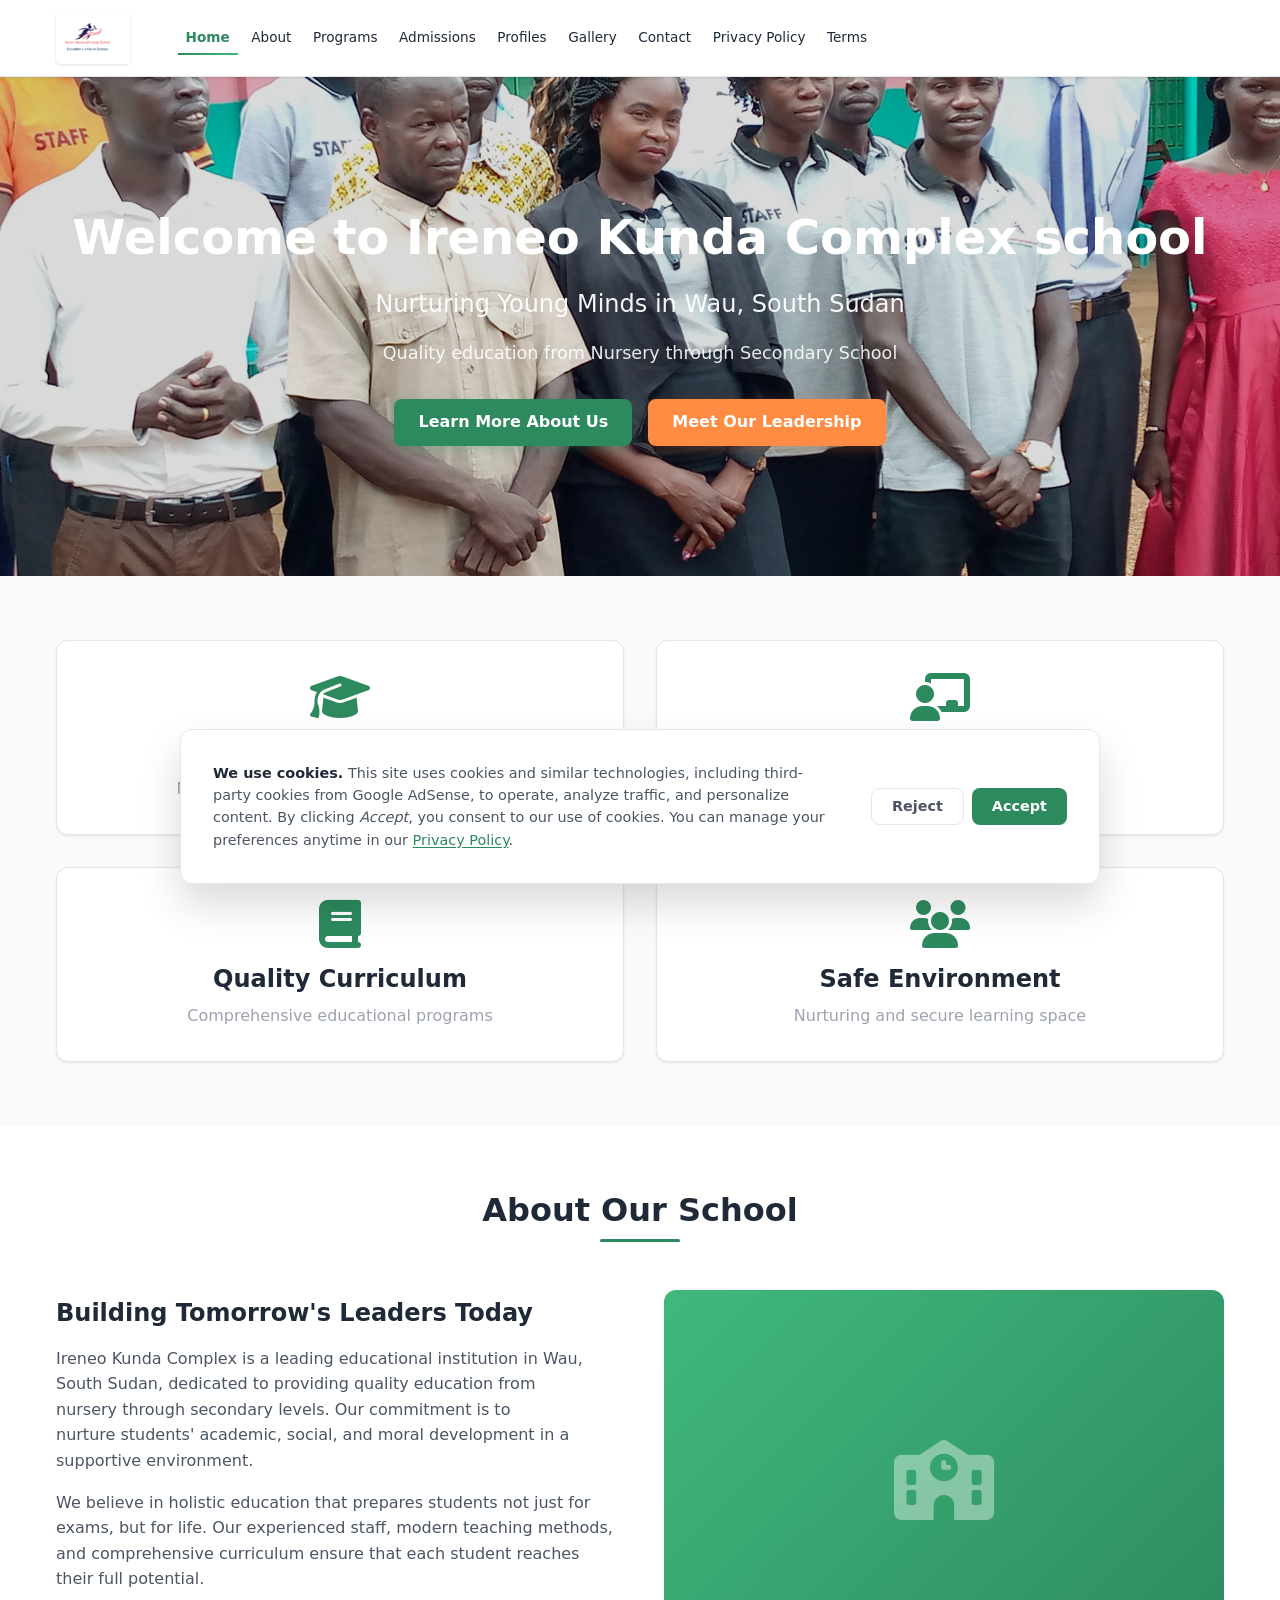
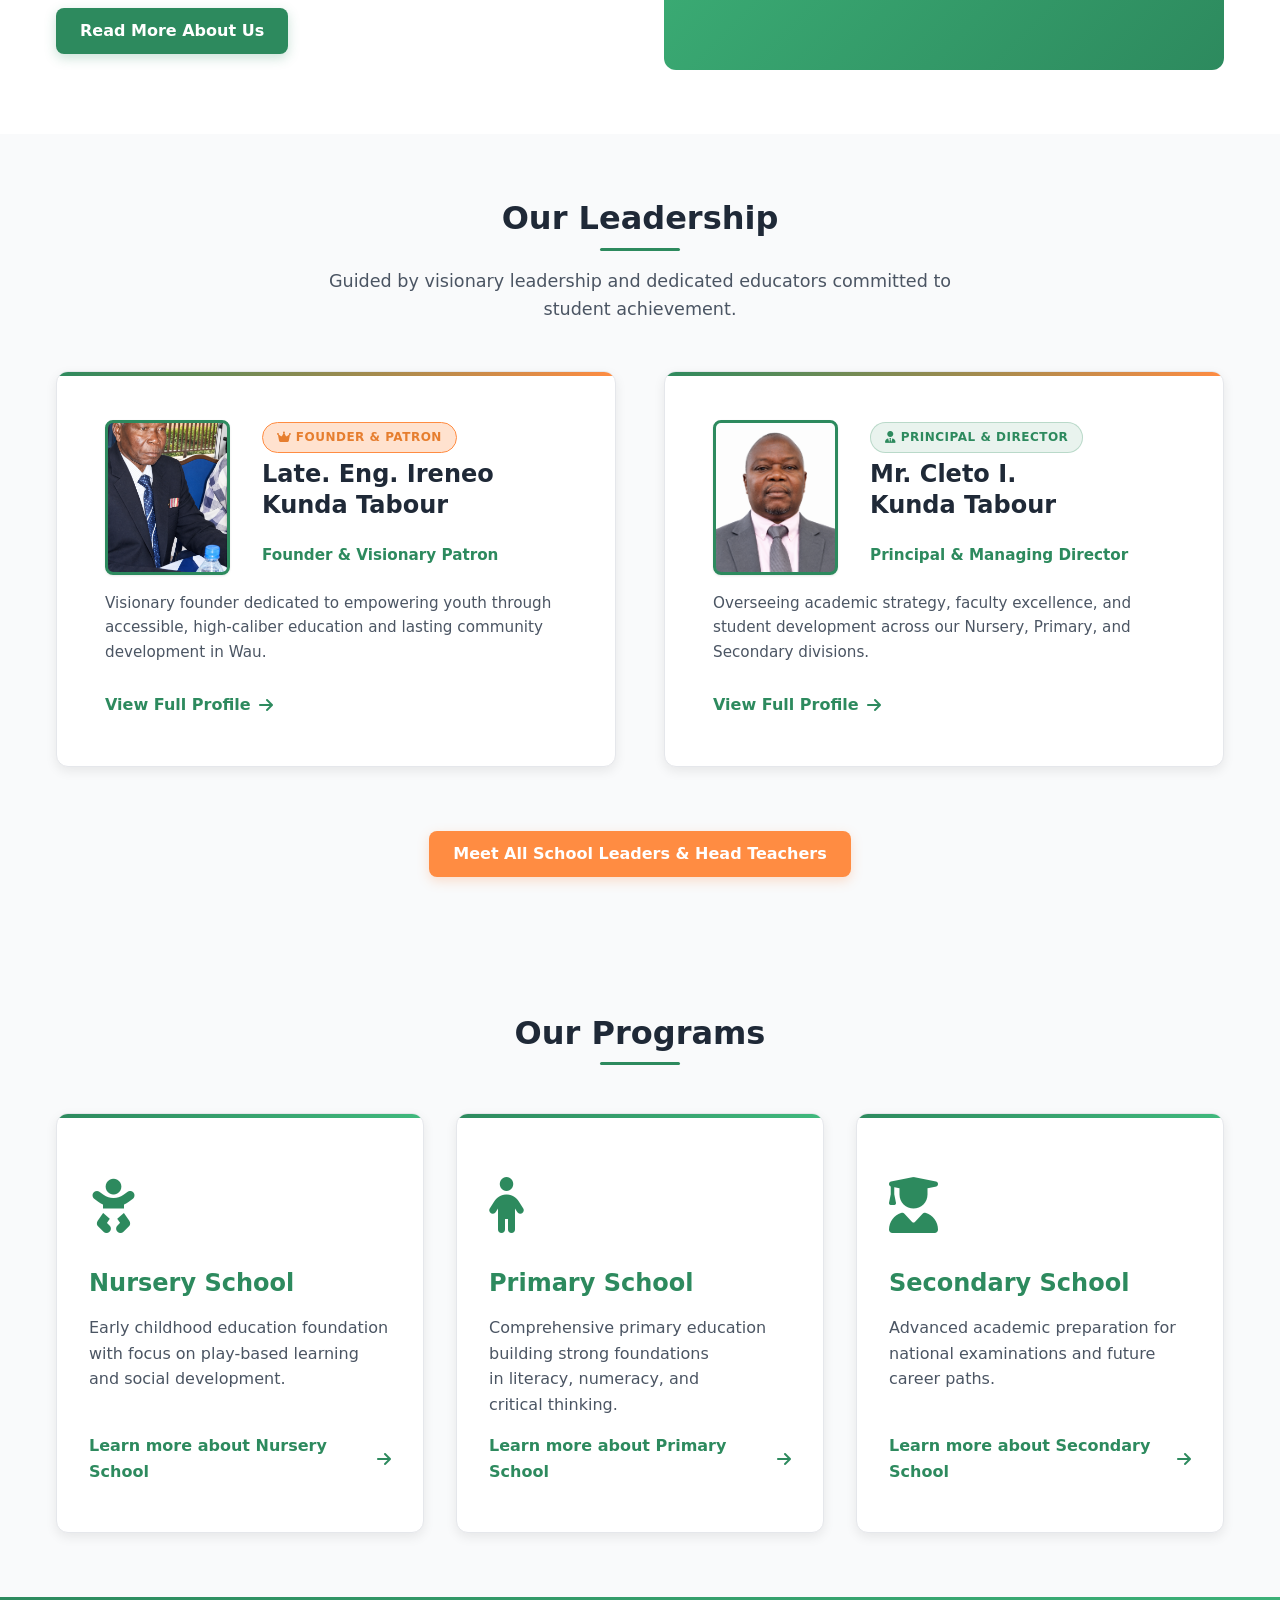
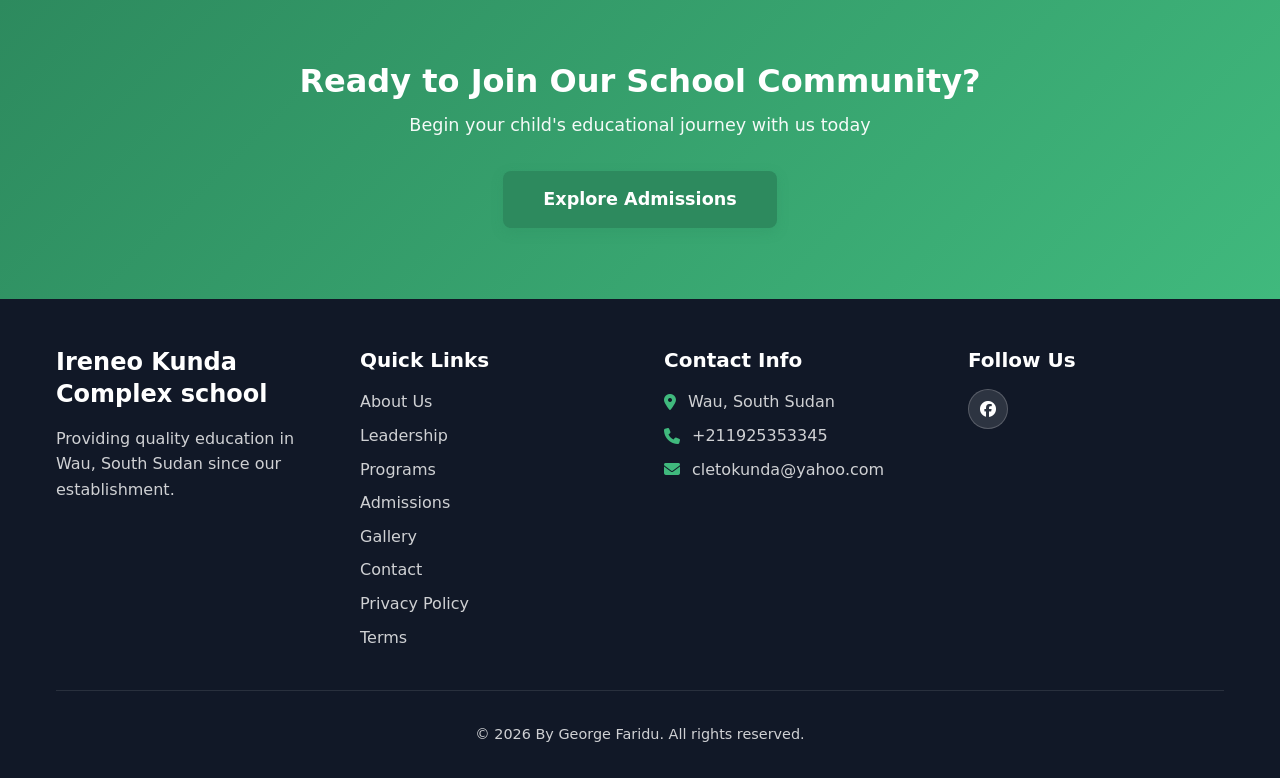
<file: index.html>
<!DOCTYPE html>
<html lang="en">
<head>
    <meta charset="UTF-8">
    <meta name="viewport" content="width=device-width, initial-scale=1.0">
    <meta name="theme-color" content="#2d8a5e">
    <meta name="description" content="Ireneo Kunda Complex school - Primary, Secondary and Nursery School in Wau, South Sudan">
    <title>Ireneo Kunda Complex school - Home</title>
    <meta name="robots" content="index, follow">
    <meta name="author" content="Ireneo Kunda Complex school">
    <link rel="canonical" href="https://ireneokundaschool.site/">
    <link rel="icon" type="image/png" href="images/logo/logo.png">
    <meta name="google-site-verification" content="GKEe_OxaUqNQoQ4OQjw7r3AsDTS3BZSKoAs1N0YMtJU">

    <!-- Preload the LCP hero image so it starts loading in parallel with CSS (Core Web Vitals) -->
    <link rel="preload" as="image" href="images/gallery/hero-students.jpeg" fetchpriority="high">
    <meta property="og:type" content="website">
    <meta property="og:title" content="Ireneo Kunda Complex school - Wau, South Sudan">
    <meta property="og:description" content="Quality education from Nursery through Secondary School in Wau, South Sudan. Inspiring young minds and building tomorrow's leaders.">
    <meta property="og:url" content="https://ireneokundaschool.site/">
    <meta property="og:image" content="https://ireneokundaschool.site/images/logo/logo.png">
    <meta property="og:locale" content="en_SS">
    <meta property="og:site_name" content="Ireneo Kunda Complex school">
    <meta name="twitter:card" content="summary_large_image">
    <meta name="twitter:title" content="Ireneo Kunda Complex school - Wau, South Sudan">
    <meta name="twitter:description" content="Quality education from Nursery through Secondary School in Wau, South Sudan.">
    <meta name="twitter:image" content="https://ireneokundaschool.site/images/logo/logo.png">
    <link rel="stylesheet" href="css/style.css">
    <link rel="stylesheet" href="https://cdnjs.cloudflare.com/ajax/libs/font-awesome/6.4.0/css/all.min.css">
</head>
<body>
    <!-- Navigation -->
    <nav class="navbar">
        <div class="container">
            <div class="nav-wrapper">
                <a href="index.html" class="logo">
                    <img src="images/logo/logo.png" alt="Ireneo Kunda Complex school Logo" class="logo-img" width="50" height="50" fetchpriority="high">
                </a>
                <button class="mobile-toggle" aria-label="Toggle menu" aria-expanded="false" aria-controls="nav-menu">
                    <span></span>
                    <span></span>
                    <span></span>
                </button>
                <ul class="nav-menu" id="nav-menu">
                    <li><a href="index.html" class="active">Home</a></li>
                    <li><a href="about.html">About</a></li>
                    <li><a href="programs.html">Programs</a></li>
                    <li><a href="admissions.html">Admissions</a></li>
                    <li><a href="profile.html">Profiles</a></li>
                    <li><a href="gallery.html">Gallery</a></li>
                    <li><a href="contact.html">Contact</a></li>
                    <li><a href="privacy-policy.html">Privacy Policy</a></li>
                    <li><a href="terms.html">Terms</a></li>
                </ul>
            </div>
        </div>
    </nav>

    <!-- Hero Section -->
    <section class="hero">
        <!-- LCP image: discoverable from HTML + fetchpriority=high + eager load (no lazy) -->
        <img class="hero-image"
             src="images/gallery/hero-students.jpeg"
             alt="Students at Ireneo Kunda Complex school, Wau, South Sudan"
             width="1920"
             height="1080"
             fetchpriority="high"
             loading="eager"
             decoding="async">
        <div class="hero-overlay" aria-hidden="true"></div>
        <div class="container hero-content">
            <h1 class="hero-title">Welcome to Ireneo Kunda Complex school</h1>
            <p class="hero-subtitle">Nurturing Young Minds in Wau, South Sudan</p>
            <p class="hero-description">Quality education from Nursery through Secondary School</p>
            <div class="hero-buttons">
                <a href="about.html" class="btn btn-primary">Learn More About Us</a>
                <a href="profile.html" class="btn btn-secondary">Meet Our Leadership</a>
            </div>
        </div>
    </section>

    <!-- Quick Info Section -->
    <section class="quick-info">
        <div class="container">
            <div class="info-grid">
                <div class="info-card">
                    <i class="fas fa-graduation-cap" aria-hidden="true"></i>
                    <h3>Three Levels</h3>
                    <p>Nursery, Primary & Secondary Education</p>
                </div>
                <div class="info-card">
                    <i class="fas fa-chalkboard-teacher" aria-hidden="true"></i>
                    <h3>Experienced Teachers</h3>
                    <p>Qualified and dedicated educators</p>
                </div>
                <div class="info-card">
                    <i class="fas fa-book" aria-hidden="true"></i>
                    <h3>Quality Curriculum</h3>
                    <p>Comprehensive educational programs</p>
                </div>
                <div class="info-card">
                    <i class="fas fa-users" aria-hidden="true"></i>
                    <h3>Safe Environment</h3>
                    <p>Nurturing and secure learning space</p>
                </div>
            </div>
        </div>
    </section>

    <!-- About Preview -->
    <section class="about-preview">
        <div class="container">
            <div class="section-header">
                <h2>About Our School</h2>
                <div class="underline"></div>
            </div>
            <div class="about-grid">
                <div class="about-content">
                    <h3>Building Tomorrow's Leaders Today</h3>
                    <p>Ireneo Kunda Complex is a leading educational institution in Wau, South Sudan, dedicated to providing quality education from nursery through secondary levels. Our commitment is to nurture students' academic, social, and moral development in a supportive environment.</p>
                    <p>We believe in holistic education that prepares students not just for exams, but for life. Our experienced staff, modern teaching methods, and comprehensive curriculum ensure that each student reaches their full potential.</p>
                    <a href="about.html" class="btn btn-primary">Read More About Us</a>
                </div>
                <div class="about-image">
                    <div class="image-placeholder">
                        <i class="fas fa-school" aria-hidden="true"></i>
                    </div>
                </div>
            </div>
        </div>
    </section>

    <!-- Leadership Preview Section -->
    <section class="profiles-section" style="background-color: var(--bg-light);">
        <div class="container">
            <div class="section-header">
                <h2>Our Leadership</h2>
                <div class="underline"></div>
                <p>Guided by visionary leadership and dedicated educators committed to student achievement.</p>
            </div>
            <div class="executive-grid">
                <article class="executive-card">
                    <div class="executive-card-header">
                        <div class="profile-avatar-wrapper">
                            <img src="images/profiles/eng-ireneo-kunda.png" alt="Late. Eng. Ireneo Kunda Tabour - Founder & Patron" class="profile-avatar-img" width="125" height="155" loading="lazy">
                        </div>
                        <div class="executive-header-info">
                            <span class="profile-badge badge-founder"><i class="fas fa-crown" aria-hidden="true"></i> Founder & Patron</span>
                            <h3>Late. Eng. Ireneo Kunda Tabour</h3>
                            <p class="profile-title">Founder & Visionary Patron</p>
                        </div>
                    </div>
                    <p class="profile-bio">
                        Visionary founder dedicated to empowering youth through accessible, high-caliber education and lasting community development in Wau.
                    </p>
                    <a href="profile.html" class="btn-link">View Full Profile <i class="fas fa-arrow-right" aria-hidden="true"></i></a>
                </article>

                <article class="executive-card">
                    <div class="executive-card-header">
                        <div class="profile-avatar-wrapper">
                            <img src="images/profiles/dr-cleto-kunda.png" alt="Mr. Cleto I. Kunda Tabour - Principal & Managing Director" class="profile-avatar-img" width="125" height="155" loading="lazy">
                        </div>
                        <div class="executive-header-info">
                            <span class="profile-badge"><i class="fas fa-user-tie" aria-hidden="true"></i> Principal & Director</span>
                            <h3>Mr. Cleto I. Kunda Tabour</h3>
                            <p class="profile-title">Principal & Managing Director</p>
                        </div>
                    </div>
                    <p class="profile-bio">
                        Overseeing academic strategy, faculty excellence, and student development across our Nursery, Primary, and Secondary divisions.
                    </p>
                    <a href="profile.html" class="btn-link">View Full Profile <i class="fas fa-arrow-right" aria-hidden="true"></i></a>
                </article>
            </div>
            <div class="text-center" style="margin-top: var(--spacing-sm);">
                <a href="profile.html" class="btn btn-secondary">Meet All School Leaders & Head Teachers</a>
            </div>
        </div>
    </section>

    <!-- Programs Overview -->
    <section class="programs-overview">
        <div class="container">
            <div class="section-header">
                <h2>Our Programs</h2>
                <div class="underline"></div>
            </div>
            <div class="programs-grid">
                <div class="program-card">
                    <div class="program-icon">
                        <i class="fas fa-baby" aria-hidden="true"></i>
                    </div>
                    <h3>Nursery School</h3>
                    <p>Early childhood education foundation with focus on play-based learning and social development.</p>
                    <a href="programs.html#nursery" class="btn-link" aria-label="Learn more about the Nursery School program">Learn more about Nursery School <i class="fas fa-arrow-right" aria-hidden="true"></i></a>
                </div>
                <div class="program-card">
                    <div class="program-icon">
                        <i class="fas fa-child" aria-hidden="true"></i>
                    </div>
                    <h3>Primary School</h3>
                    <p>Comprehensive primary education building strong foundations in literacy, numeracy, and critical thinking.</p>
                    <a href="programs.html#primary" class="btn-link" aria-label="Learn more about the Primary School program">Learn more about Primary School <i class="fas fa-arrow-right" aria-hidden="true"></i></a>
                </div>
                <div class="program-card">
                    <div class="program-icon">
                        <i class="fas fa-user-graduate" aria-hidden="true"></i>
                    </div>
                    <h3>Secondary School</h3>
                    <p>Advanced academic preparation for national examinations and future career paths.</p>
                    <a href="programs.html#secondary" class="btn-link" aria-label="Learn more about the Secondary School program">Learn more about Secondary School <i class="fas fa-arrow-right" aria-hidden="true"></i></a>
                </div>
            </div>
        </div>
    </section>

    <!-- CTA Section -->
    <section class="cta-section">
        <div class="container">
            <h2>Ready to Join Our School Community?</h2>
            <p>Begin your child's educational journey with us today</p>
            <a href="admissions.html" class="btn btn-primary btn-large">Explore Admissions</a>
        </div>
    </section>

    <!-- Footer -->
    <footer class="footer">
        <div class="container">
            <div class="footer-grid">
                <div class="footer-col">
                    <h3>Ireneo Kunda Complex school</h3>
                    <p>Providing quality education in Wau, South Sudan since our establishment.</p>
                </div>
                <div class="footer-col">
                    <h4>Quick Links</h4>
                    <ul>
                        <li><a href="about.html">About Us</a></li>
                        <li><a href="profile.html">Leadership</a></li>
                        <li><a href="programs.html">Programs</a></li>
                        <li><a href="admissions.html">Admissions</a></li>
                        <li><a href="gallery.html">Gallery</a></li>
                        <li><a href="contact.html">Contact</a></li>
                        <li><a href="privacy-policy.html">Privacy Policy</a></li>
                    <li><a href="terms.html">Terms</a></li>
                    </ul>
                </div>
                <div class="footer-col">
                    <h4>Contact Info</h4>
                    <ul class="contact-info">
                        <li><i class="fas fa-map-marker-alt" aria-hidden="true"></i> Wau, South Sudan</li>
                        <li><i class="fas fa-phone" aria-hidden="true"></i> <a href="tel:+211925353345">+211925353345</a></li>
                        <li><i class="fas fa-envelope" aria-hidden="true"></i> <a href="mailto:cletokunda@yahoo.com">cletokunda@yahoo.com</a></li>
                    </ul>
                </div>
                <div class="footer-col">
                    <h4>Follow Us</h4>
                    <div class="social-links">
                        <a href="https://facebook.com" target="_blank" rel="noopener noreferrer" aria-label="Facebook"><i class="fab fa-facebook" aria-hidden="true"></i></a>
                    </div>
                </div>
            </div>
            <div class="footer-bottom">
                <p>&copy; 2026 By George Faridu. All rights reserved.</p>
            </div>
        </div>
    </footer>

    <script src="js/main.js"></script>
    <script src="js/cookie-banner.js"></script>
</body>
</html>
</file>
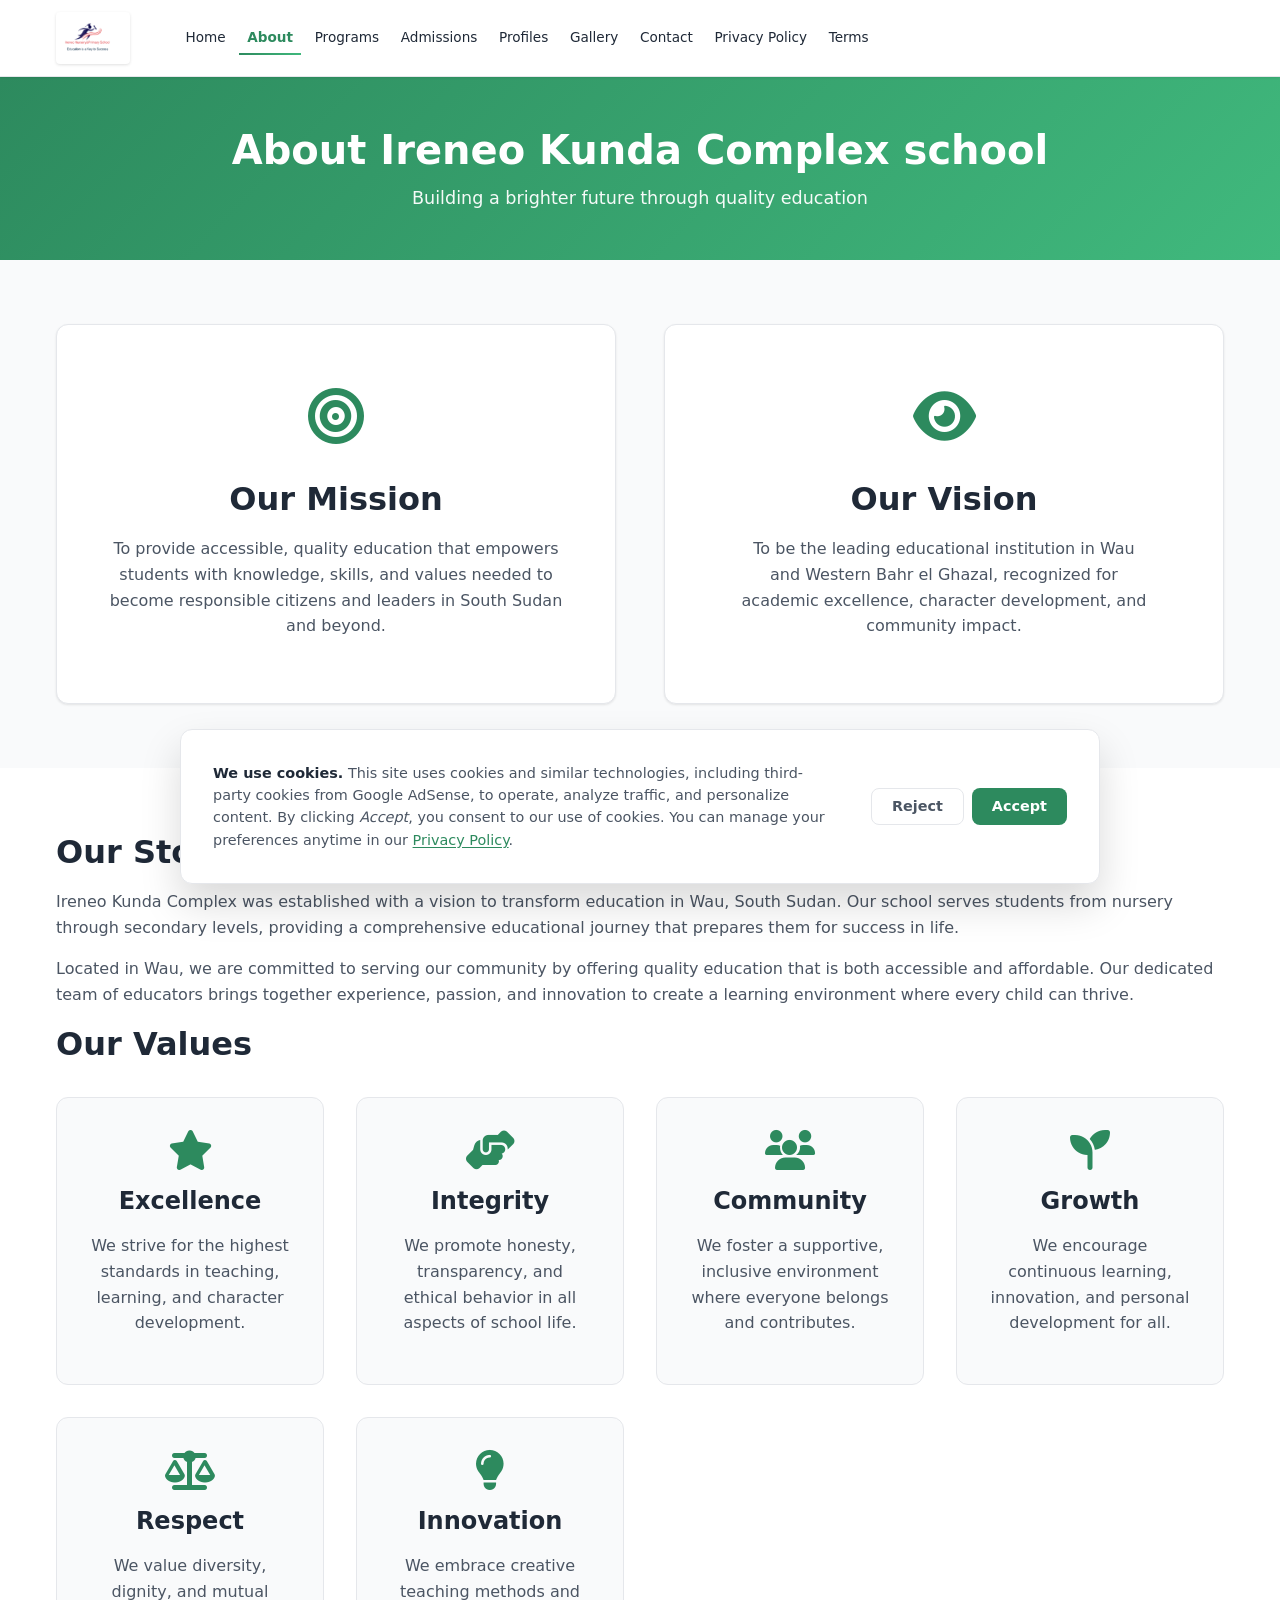
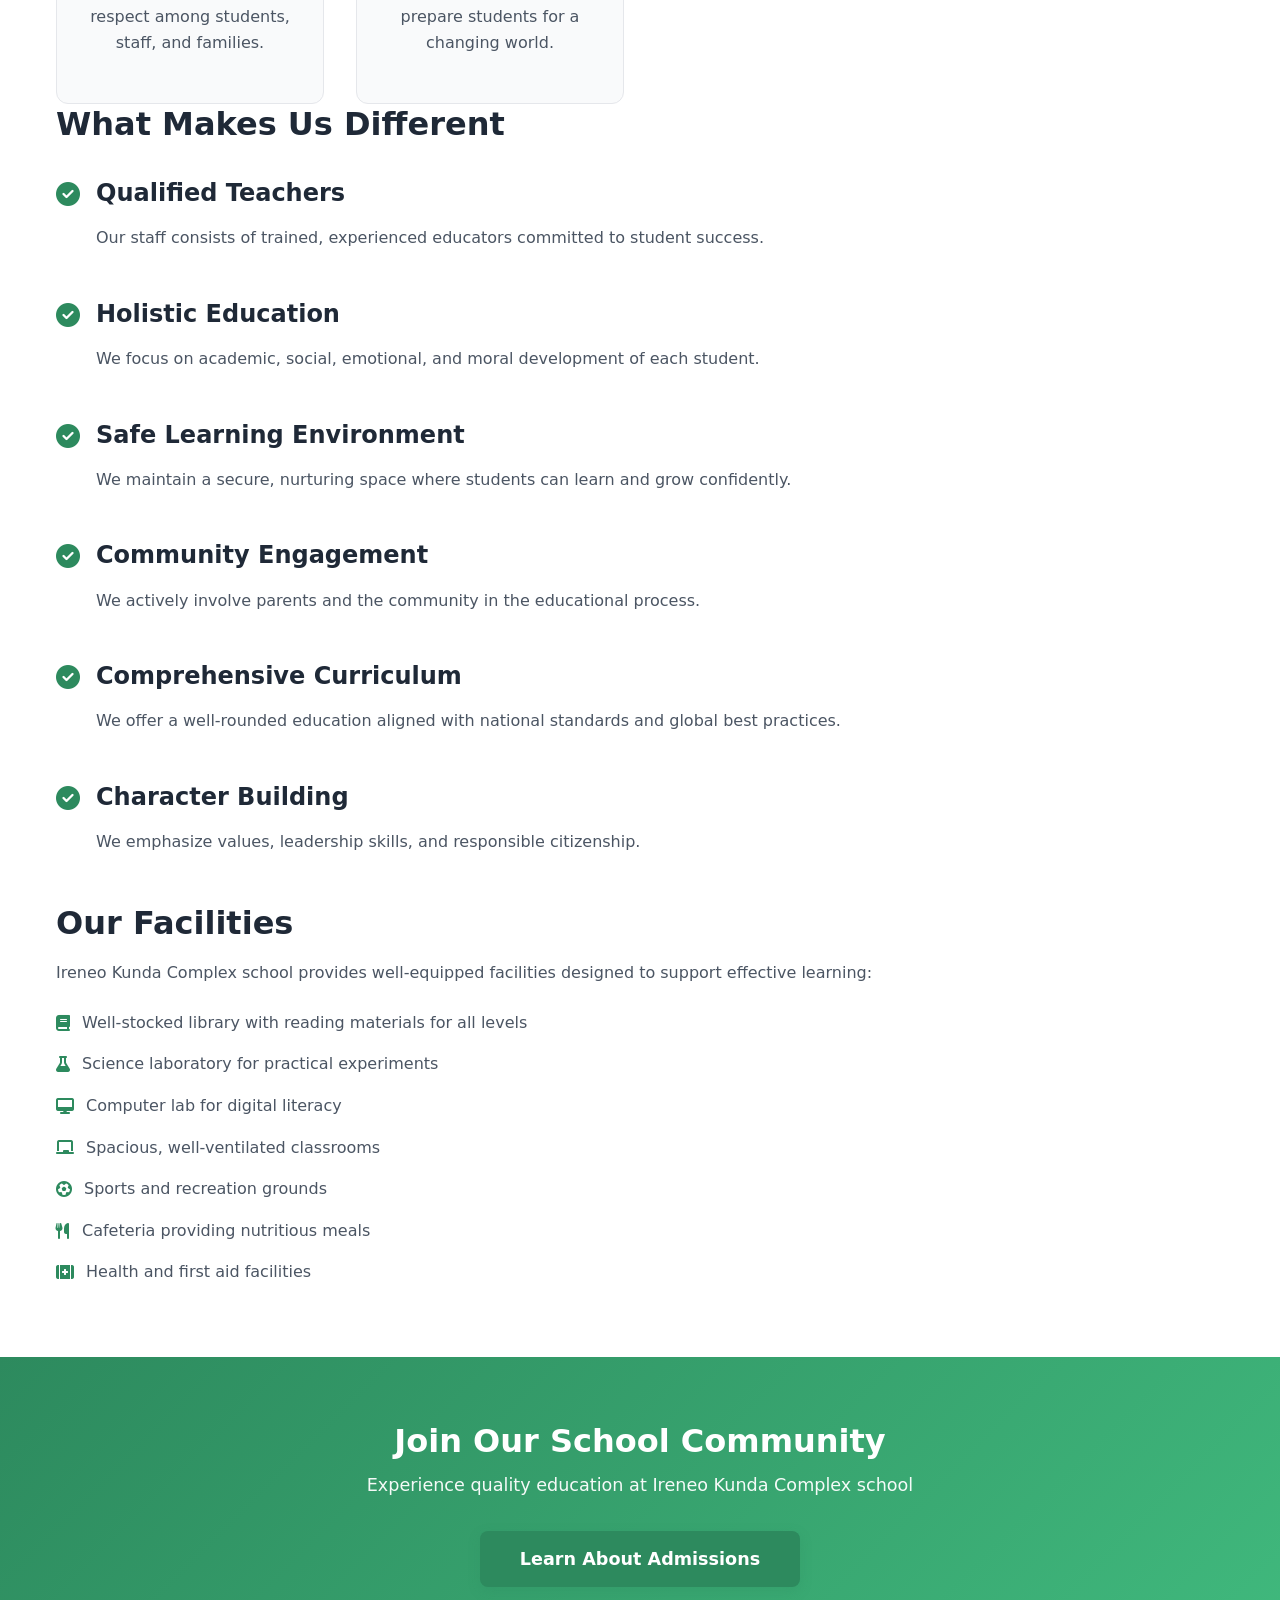
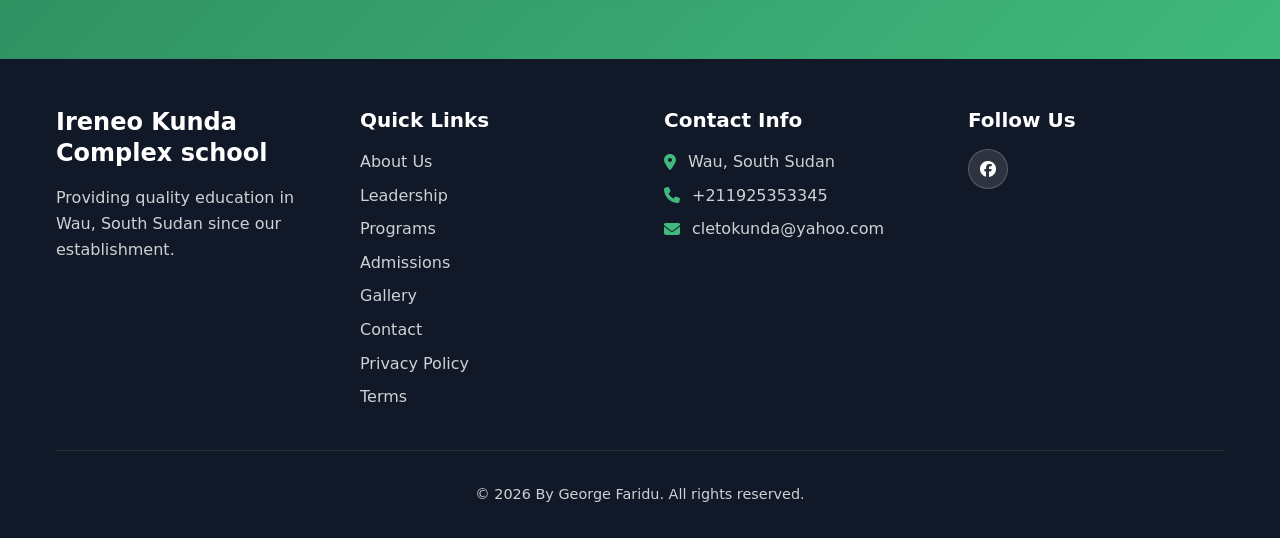
<file: about.html>
<!DOCTYPE html>
<html lang="en">
<head>
    <meta charset="UTF-8">
    <meta name="viewport" content="width=device-width, initial-scale=1.0">
    <meta name="theme-color" content="#2d8a5e">
    <meta name="description" content="About Ireneo Kunda Complex - Learn about our mission, vision, and commitment to education in Wau, South Sudan">
    <title>About Us - Ireneo Kunda Complex school</title>
    <meta name="robots" content="index, follow">
    <link rel="canonical" href="https://ireneokundaschool.site/about.html">
    <link rel="icon" type="image/png" href="images/logo/logo.png">
    <meta name="google-site-verification" content="GKEe_OxaUqNQoQ4OQjw7r3AsDTS3BZSKoAs1N0YMtJU">
    <meta property="og:type" content="website">
    <meta property="og:title" content="About Ireneo Kunda Complex school">
    <meta property="og:description" content="Learn about our mission, vision, and commitment to education in Wau, South Sudan.">
    <meta property="og:url" content="https://ireneokundaschool.site/about.html">
    <link rel="stylesheet" href="css/style.css">
    <link rel="stylesheet" href="https://cdnjs.cloudflare.com/ajax/libs/font-awesome/6.4.0/css/all.min.css">
</head>
<body>
    <!-- Navigation -->
    <nav class="navbar">
        <div class="container">
            <div class="nav-wrapper">
                <a href="index.html" class="logo">
                    <img src="images/logo/logo.png" alt="Ireneo Kunda Complex school Logo" class="logo-img" width="50" height="50" fetchpriority="high">
                </a>
                <button class="mobile-toggle" aria-label="Toggle menu" aria-expanded="false" aria-controls="nav-menu">
                    <span></span>
                    <span></span>
                    <span></span>
                </button>
                <ul class="nav-menu" id="nav-menu">
                    <li><a href="index.html">Home</a></li>
                    <li><a href="about.html" class="active">About</a></li>
                    <li><a href="programs.html">Programs</a></li>
                    <li><a href="admissions.html">Admissions</a></li>
                    <li><a href="profile.html">Profiles</a></li>
                    <li><a href="gallery.html">Gallery</a></li>
                    <li><a href="contact.html">Contact</a></li>
                    <li><a href="privacy-policy.html">Privacy Policy</a></li>
                    <li><a href="terms.html">Terms</a></li>
                </ul>
            </div>
        </div>
    </nav>

    <!-- Page Header -->
    <section class="page-header">
        <div class="container">
            <h1>About Ireneo Kunda Complex school</h1>
            <p>Building a brighter future through quality education</p>
        </div>
    </section>

    <!-- Mission & Vision -->
    <section class="mission-vision">
        <div class="container">
            <div class="mv-grid">
                <div class="mv-card">
                    <div class="mv-icon">
                        <i class="fas fa-bullseye" aria-hidden="true"></i>
                    </div>
                    <h2>Our Mission</h2>
                    <p>To provide accessible, quality education that empowers students with knowledge, skills, and values needed to become responsible citizens and leaders in South Sudan and beyond.</p>
                </div>
                <div class="mv-card">
                    <div class="mv-icon">
                        <i class="fas fa-eye" aria-hidden="true"></i>
                    </div>
                    <h2>Our Vision</h2>
                    <p>To be the leading educational institution in Wau and Western Bahr el Ghazal, recognized for academic excellence, character development, and community impact.</p>
                </div>
            </div>
        </div>
    </section>

    <!-- About Content -->
    <section class="about-content">
        <div class="container">
            <div class="content-section">
                <h2>Our Story</h2>
                <p>Ireneo Kunda Complex was established with a vision to transform education in Wau, South Sudan. Our school serves students from nursery through secondary levels, providing a comprehensive educational journey that prepares them for success in life.</p>
                <p>Located in Wau, we are committed to serving our community by offering quality education that is both accessible and affordable. Our dedicated team of educators brings together experience, passion, and innovation to create a learning environment where every child can thrive.</p>
            </div>

            <div class="content-section">
                <h2>Our Values</h2>
                <div class="values-grid">
                    <div class="value-card">
                        <i class="fas fa-star" aria-hidden="true"></i>
                        <h3>Excellence</h3>
                        <p>We strive for the highest standards in teaching, learning, and character development.</p>
                    </div>
                    <div class="value-card">
                        <i class="fas fa-hands-helping" aria-hidden="true"></i>
                        <h3>Integrity</h3>
                        <p>We promote honesty, transparency, and ethical behavior in all aspects of school life.</p>
                    </div>
                    <div class="value-card">
                        <i class="fas fa-users" aria-hidden="true"></i>
                        <h3>Community</h3>
                        <p>We foster a supportive, inclusive environment where everyone belongs and contributes.</p>
                    </div>
                    <div class="value-card">
                        <i class="fas fa-seedling" aria-hidden="true"></i>
                        <h3>Growth</h3>
                        <p>We encourage continuous learning, innovation, and personal development for all.</p>
                    </div>
                    <div class="value-card">
                        <i class="fas fa-balance-scale" aria-hidden="true"></i>
                        <h3>Respect</h3>
                        <p>We value diversity, dignity, and mutual respect among students, staff, and families.</p>
                    </div>
                    <div class="value-card">
                        <i class="fas fa-lightbulb" aria-hidden="true"></i>
                        <h3>Innovation</h3>
                        <p>We embrace creative teaching methods and prepare students for a changing world.</p>
                    </div>
                </div>
            </div>

            <div class="content-section">
                <h2>What Makes Us Different</h2>
                <div class="features-list">
                    <div class="feature-item">
                        <i class="fas fa-check-circle" aria-hidden="true"></i>
                        <div>
                            <h3>Qualified Teachers</h3>
                            <p>Our staff consists of trained, experienced educators committed to student success.</p>
                        </div>
                    </div>
                    <div class="feature-item">
                        <i class="fas fa-check-circle" aria-hidden="true"></i>
                        <div>
                            <h3>Holistic Education</h3>
                            <p>We focus on academic, social, emotional, and moral development of each student.</p>
                        </div>
                    </div>
                    <div class="feature-item">
                        <i class="fas fa-check-circle" aria-hidden="true"></i>
                        <div>
                            <h3>Safe Learning Environment</h3>
                            <p>We maintain a secure, nurturing space where students can learn and grow confidently.</p>
                        </div>
                    </div>
                    <div class="feature-item">
                        <i class="fas fa-check-circle" aria-hidden="true"></i>
                        <div>
                            <h3>Community Engagement</h3>
                            <p>We actively involve parents and the community in the educational process.</p>
                        </div>
                    </div>
                    <div class="feature-item">
                        <i class="fas fa-check-circle" aria-hidden="true"></i>
                        <div>
                            <h3>Comprehensive Curriculum</h3>
                            <p>We offer a well-rounded education aligned with national standards and global best practices.</p>
                        </div>
                    </div>
                    <div class="feature-item">
                        <i class="fas fa-check-circle" aria-hidden="true"></i>
                        <div>
                            <h3>Character Building</h3>
                            <p>We emphasize values, leadership skills, and responsible citizenship.</p>
                        </div>
                    </div>
                </div>
            </div>

            <div class="content-section">
                <h2>Our Facilities</h2>
                <p>Ireneo Kunda Complex school provides well-equipped facilities designed to support effective learning:</p>
                <ul class="facilities-list">
                    <li><i class="fas fa-book" aria-hidden="true"></i> Well-stocked library with reading materials for all levels</li>
                    <li><i class="fas fa-flask" aria-hidden="true"></i> Science laboratory for practical experiments</li>
                    <li><i class="fas fa-desktop" aria-hidden="true"></i> Computer lab for digital literacy</li>
                    <li><i class="fas fa-chalkboard" aria-hidden="true"></i> Spacious, well-ventilated classrooms</li>
                    <li><i class="fas fa-futbol" aria-hidden="true"></i> Sports and recreation grounds</li>
                    <li><i class="fas fa-utensils" aria-hidden="true"></i> Cafeteria providing nutritious meals</li>
                    <li><i class="fas fa-first-aid" aria-hidden="true"></i> Health and first aid facilities</li>
                </ul>
            </div>
        </div>
    </section>

    <!-- Call to Action -->
    <section class="cta-section">
        <div class="container">
            <h2>Join Our School Community</h2>
            <p>Experience quality education at Ireneo Kunda Complex school</p>
            <a href="admissions.html" class="btn btn-primary btn-large">Learn About Admissions</a>
        </div>
    </section>

    <!-- Footer -->
    <footer class="footer">
        <div class="container">
            <div class="footer-grid">
                <div class="footer-col">
                    <h3>Ireneo Kunda Complex school</h3>
                    <p>Providing quality education in Wau, South Sudan since our establishment.</p>
                </div>
                <div class="footer-col">
                    <h4>Quick Links</h4>
                    <ul>
                        <li><a href="about.html">About Us</a></li>
                        <li><a href="profile.html">Leadership</a></li>
                        <li><a href="programs.html">Programs</a></li>
                        <li><a href="admissions.html">Admissions</a></li>
                        <li><a href="gallery.html">Gallery</a></li>
                        <li><a href="contact.html">Contact</a></li>
                        <li><a href="privacy-policy.html">Privacy Policy</a></li>
                    <li><a href="terms.html">Terms</a></li>
                    </ul>
                </div>
                <div class="footer-col">
                    <h4>Contact Info</h4>
                    <ul class="contact-info">
                        <li><i class="fas fa-map-marker-alt" aria-hidden="true"></i> Wau, South Sudan</li>
                        <li><i class="fas fa-phone" aria-hidden="true"></i> <a href="tel:+211925353345">+211925353345</a></li>
                        <li><i class="fas fa-envelope" aria-hidden="true"></i> <a href="mailto:cletokunda@yahoo.com">cletokunda@yahoo.com</a></li>
                    </ul>
                </div>
                <div class="footer-col">
                    <h4>Follow Us</h4>
                    <div class="social-links">
                        <a href="https://facebook.com" target="_blank" rel="noopener noreferrer" aria-label="Facebook"><i class="fab fa-facebook" aria-hidden="true"></i></a>
                    </div>
                </div>
            </div>
            <div class="footer-bottom">
                <p>&copy; 2026 By George Faridu. All rights reserved.</p>
            </div>
        </div>
    </footer>

    <script src="js/main.js"></script>
    <script src="js/cookie-banner.js"></script>
</body>
</html>
</file>
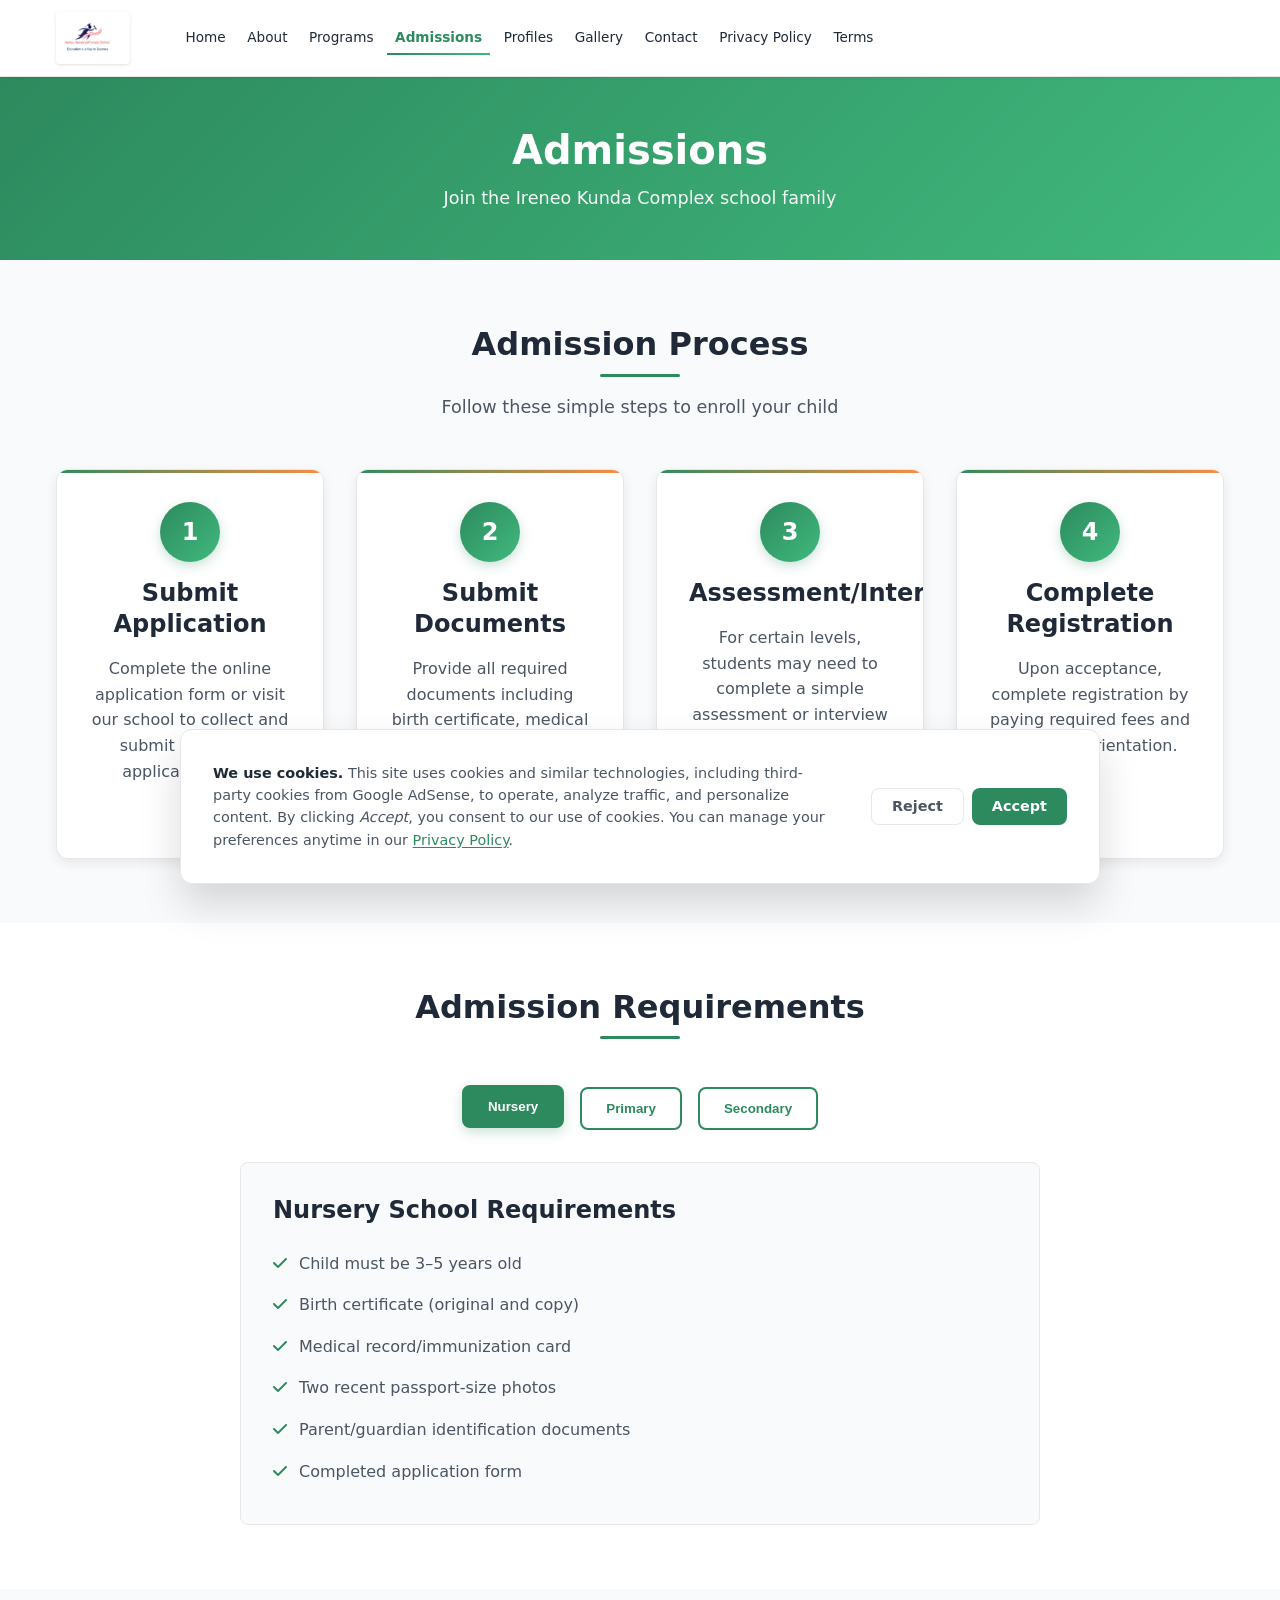
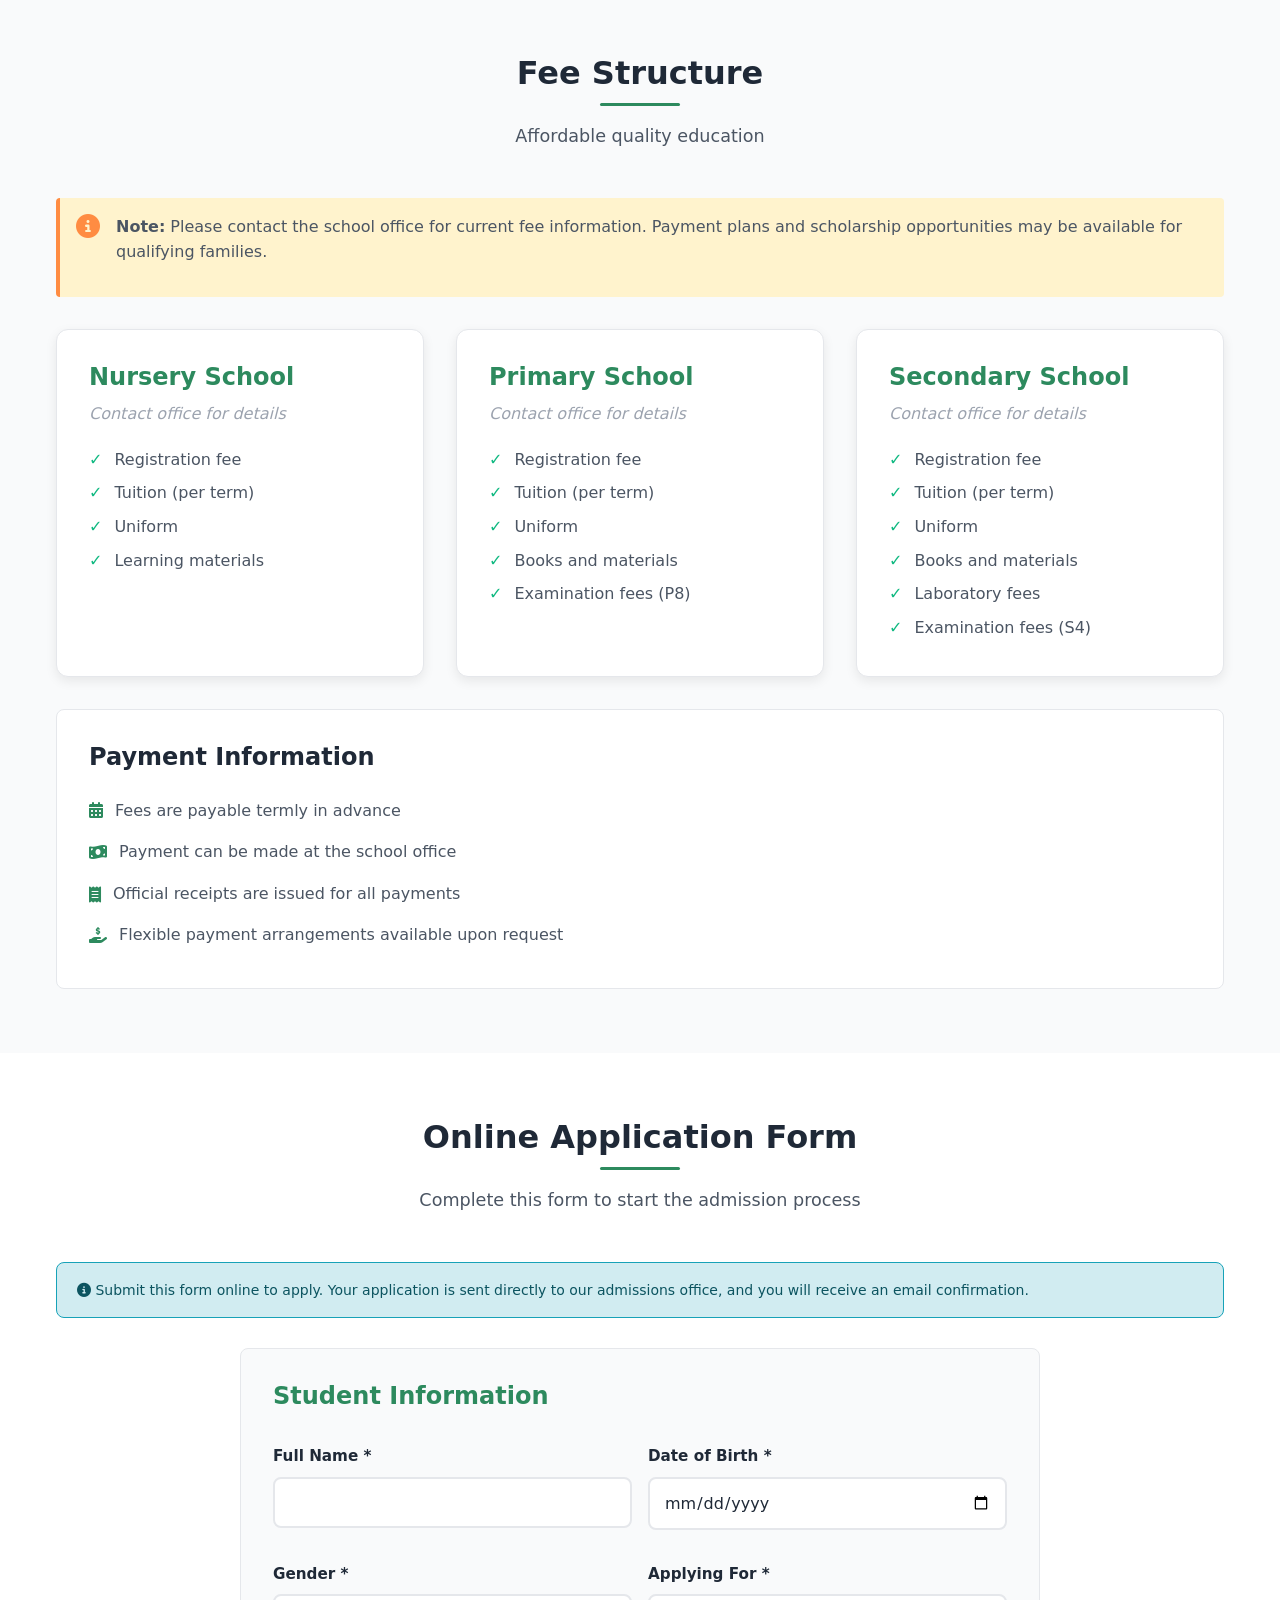
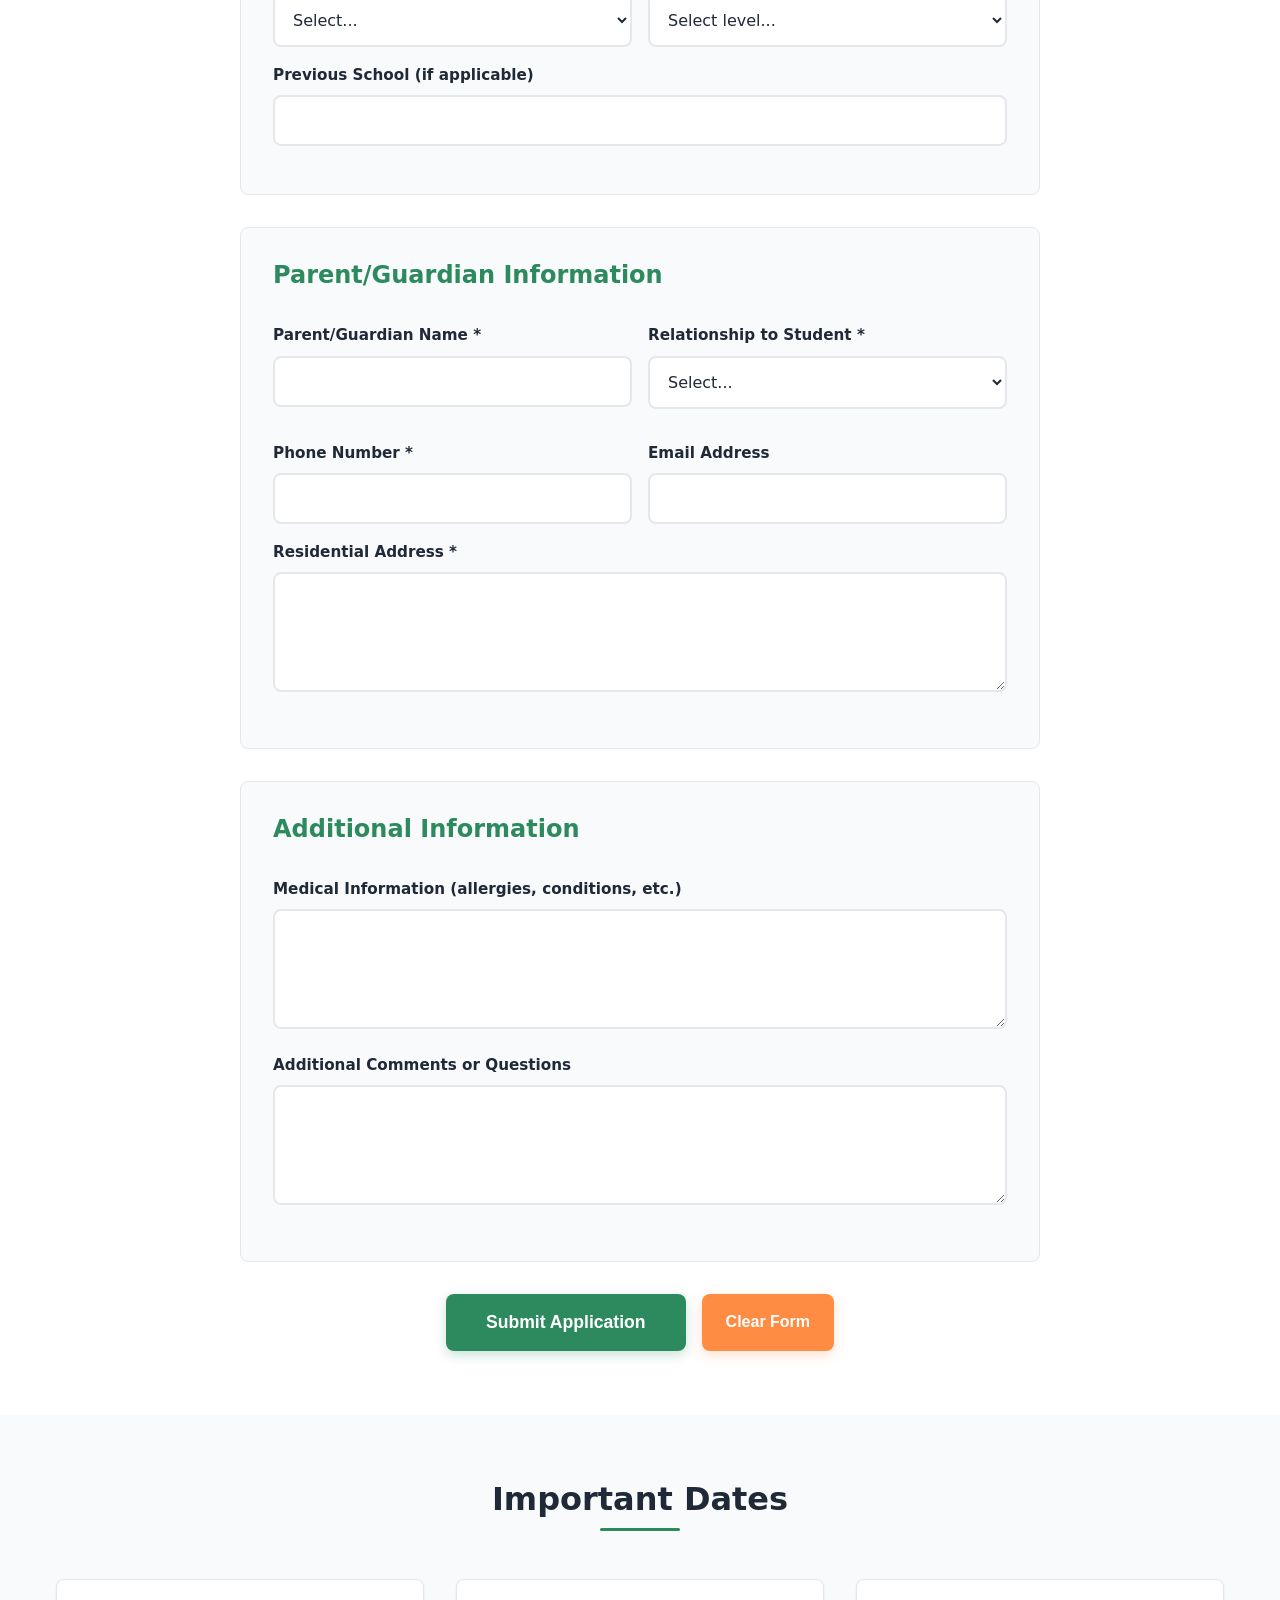
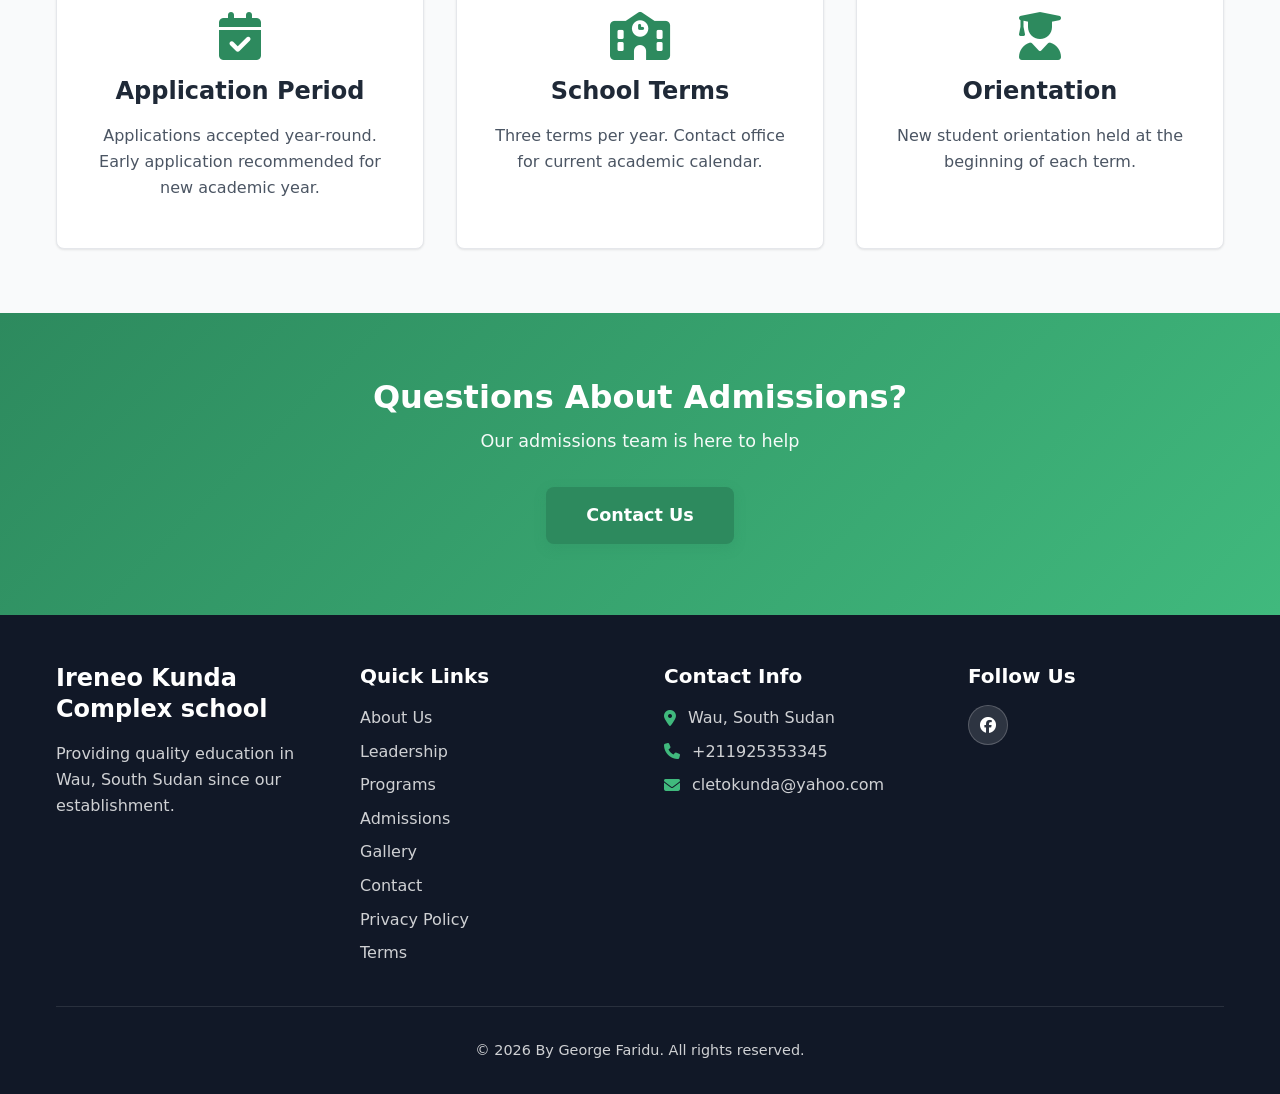
<file: admissions.html>
<!DOCTYPE html>
<html lang="en">
<head>
    <meta charset="UTF-8">
    <meta name="viewport" content="width=device-width, initial-scale=1.0">
    <meta name="theme-color" content="#2d8a5e">
    <meta name="description" content="Admissions at Ireneo Kunda Complex - Learn about our admission process, requirements, and how to enroll your child">
    <title>Admissions - Ireneo Kunda Complex school</title>
    <meta name="robots" content="index, follow">
    <link rel="canonical" href="https://ireneokundaschool.site/admissions.html">
    <link rel="icon" type="image/png" href="images/logo/logo.png">
    <meta name="google-site-verification" content="GKEe_OxaUqNQoQ4OQjw7r3AsDTS3BZSKoAs1N0YMtJU">
    <meta property="og:type" content="website">
    <meta property="og:title" content="Admissions - Ireneo Kunda Complex school">
    <meta property="og:description" content="Apply to Ireneo Kunda Complex school. Find admission requirements, fees, and the online application form.">
    <meta property="og:url" content="https://ireneokundaschool.site/admissions.html">
    <link rel="stylesheet" href="css/style.css">
    <link rel="stylesheet" href="https://cdnjs.cloudflare.com/ajax/libs/font-awesome/6.4.0/css/all.min.css">
</head>
<body>
    <!-- Navigation -->
    <nav class="navbar">
        <div class="container">
            <div class="nav-wrapper">
                <a href="index.html" class="logo">
                    <img src="images/logo/logo.png" alt="Ireneo Kunda Complex Logo" class="logo-img" width="50" height="50" fetchpriority="high">
                </a>
                <button class="mobile-toggle" aria-label="Toggle menu" aria-expanded="false" aria-controls="nav-menu">
                    <span></span>
                    <span></span>
                    <span></span>
                </button>
                <ul class="nav-menu" id="nav-menu">
                    <li><a href="index.html">Home</a></li>
                    <li><a href="about.html">About</a></li>
                    <li><a href="programs.html">Programs</a></li>
                    <li><a href="admissions.html" class="active">Admissions</a></li>
                    <li><a href="profile.html">Profiles</a></li>
                    <li><a href="gallery.html">Gallery</a></li>
                    <li><a href="contact.html">Contact</a></li>
                    <li><a href="privacy-policy.html">Privacy Policy</a></li>
                    <li><a href="terms.html">Terms</a></li>
                </ul>
            </div>
        </div>
    </nav>

    <!-- Page Header -->
    <section class="page-header">
        <div class="container">
            <h1>Admissions</h1>
            <p>Join the Ireneo Kunda Complex school family</p>
        </div>
    </section>

    <!-- Admission Process -->
    <section class="admission-process">
        <div class="container">
            <div class="section-header">
                <h2>Admission Process</h2>
                <div class="underline"></div>
                <p>Follow these simple steps to enroll your child</p>
            </div>

            <div class="process-steps">
                <div class="step">
                    <div class="step-number">1</div>
                    <h3>Submit Application</h3>
                    <p>Complete the online application form or visit our school to collect and submit a physical application form.</p>
                </div>
                <div class="step">
                    <div class="step-number">2</div>
                    <h3>Submit Documents</h3>
                    <p>Provide all required documents including birth certificate, medical records, and previous school records (if applicable).</p>
                </div>
                <div class="step">
                    <div class="step-number">3</div>
                    <h3>Assessment/Interview</h3>
                    <p>For certain levels, students may need to complete a simple assessment or interview with school staff.</p>
                </div>
                <div class="step">
                    <div class="step-number">4</div>
                    <h3>Complete Registration</h3>
                    <p>Upon acceptance, complete registration by paying required fees and attending orientation.</p>
                </div>
            </div>
        </div>
    </section>

    <!-- Requirements -->
    <section class="requirements-section">
        <div class="container">
            <div class="section-header">
                <h2>Admission Requirements</h2>
                <div class="underline"></div>
            </div>

            <div class="requirements-tabs">
                <div class="tab-buttons" role="tablist" aria-label="Admission Requirements by Level">
                    <button class="tab-btn active" role="tab" id="tab-nursery" aria-selected="true" aria-controls="nursery" data-tab="nursery">Nursery</button>
                    <button class="tab-btn" role="tab" id="tab-primary" aria-selected="false" aria-controls="primary" data-tab="primary">Primary</button>
                    <button class="tab-btn" role="tab" id="tab-secondary" aria-selected="false" aria-controls="secondary" data-tab="secondary">Secondary</button>
                </div>

                <div class="tab-content active" id="nursery" role="tabpanel" aria-labelledby="tab-nursery">
                    <h3>Nursery School Requirements</h3>
                    <ul class="requirements-list">
                        <li><i class="fas fa-check" aria-hidden="true"></i> Child must be 3–5 years old</li>
                        <li><i class="fas fa-check" aria-hidden="true"></i> Birth certificate (original and copy)</li>
                        <li><i class="fas fa-check" aria-hidden="true"></i> Medical record/immunization card</li>
                        <li><i class="fas fa-check" aria-hidden="true"></i> Two recent passport-size photos</li>
                        <li><i class="fas fa-check" aria-hidden="true"></i> Parent/guardian identification documents</li>
                        <li><i class="fas fa-check" aria-hidden="true"></i> Completed application form</li>
                    </ul>
                </div>

                <div class="tab-content" id="primary" role="tabpanel" aria-labelledby="tab-primary" hidden>
                    <h3>Primary School Requirements</h3>
                    <ul class="requirements-list">
                        <li><i class="fas fa-check" aria-hidden="true"></i> Child must be 6 years or older for Primary 1</li>
                        <li><i class="fas fa-check" aria-hidden="true"></i> Birth certificate (original and copy)</li>
                        <li><i class="fas fa-check" aria-hidden="true"></i> Previous school report/transfer certificate (for students joining above P1)</li>
                        <li><i class="fas fa-check" aria-hidden="true"></i> Medical record/immunization card</li>
                        <li><i class="fas fa-check" aria-hidden="true"></i> Three recent passport-size photos</li>
                        <li><i class="fas fa-check" aria-hidden="true"></i> Parent/guardian identification documents</li>
                        <li><i class="fas fa-check" aria-hidden="true"></i> Completed application form</li>
                        <li><i class="fas fa-check" aria-hidden="true"></i> Simple assessment for placement (for transfer students)</li>
                    </ul>
                </div>

                <div class="tab-content" id="secondary" role="tabpanel" aria-labelledby="tab-secondary" hidden>
                    <h3>Secondary School Requirements</h3>
                    <ul class="requirements-list">
                        <li><i class="fas fa-check" aria-hidden="true"></i> Primary Leaving Certificate or equivalent</li>
                        <li><i class="fas fa-check" aria-hidden="true"></i> Birth certificate (original and copy)</li>
                        <li><i class="fas fa-check" aria-hidden="true"></i> Previous school report cards and transfer certificate</li>
                        <li><i class="fas fa-check" aria-hidden="true"></i> Medical fitness certificate</li>
                        <li><i class="fas fa-check" aria-hidden="true"></i> Three recent passport-size photos</li>
                        <li><i class="fas fa-check" aria-hidden="true"></i> Parent/guardian identification documents</li>
                        <li><i class="fas fa-check" aria-hidden="true"></i> Completed application form</li>
                        <li><i class="fas fa-check" aria-hidden="true"></i> Entrance examination (for Senior 1)</li>
                        <li><i class="fas fa-check" aria-hidden="true"></i> Stream selection form (Sciences, Commercial, or Arts)</li>
                    </ul>
                </div>
            </div>
        </div>
    </section>

    <!-- Fee Structure -->
    <section class="fees-section">
        <div class="container">
            <div class="section-header">
                <h2>Fee Structure</h2>
                <div class="underline"></div>
                <p>Affordable quality education</p>
            </div>

            <div class="fees-note">
                <i class="fas fa-info-circle" aria-hidden="true"></i>
                <p><strong>Note:</strong> Please contact the school office for current fee information. Payment plans and scholarship opportunities may be available for qualifying families.</p>
            </div>

            <div class="fees-grid">
                <div class="fee-card">
                    <h3>Nursery School</h3>
                    <p class="fee-note">Contact office for details</p>
                    <ul>
                        <li>Registration fee</li>
                        <li>Tuition (per term)</li>
                        <li>Uniform</li>
                        <li>Learning materials</li>
                    </ul>
                </div>
                <div class="fee-card">
                    <h3>Primary School</h3>
                    <p class="fee-note">Contact office for details</p>
                    <ul>
                        <li>Registration fee</li>
                        <li>Tuition (per term)</li>
                        <li>Uniform</li>
                        <li>Books and materials</li>
                        <li>Examination fees (P8)</li>
                    </ul>
                </div>
                <div class="fee-card">
                    <h3>Secondary School</h3>
                    <p class="fee-note">Contact office for details</p>
                    <ul>
                        <li>Registration fee</li>
                        <li>Tuition (per term)</li>
                        <li>Uniform</li>
                        <li>Books and materials</li>
                        <li>Laboratory fees</li>
                        <li>Examination fees (S4)</li>
                    </ul>
                </div>
            </div>

            <div class="payment-info">
                <h3>Payment Information</h3>
                <ul class="payment-list">
                    <li><i class="fas fa-calendar-alt" aria-hidden="true"></i> Fees are payable termly in advance</li>
                    <li><i class="fas fa-money-bill-wave" aria-hidden="true"></i> Payment can be made at the school office</li>
                    <li><i class="fas fa-receipt" aria-hidden="true"></i> Official receipts are issued for all payments</li>
                    <li><i class="fas fa-hand-holding-usd" aria-hidden="true"></i> Flexible payment arrangements available upon request</li>
                </ul>
            </div>
        </div>
    </section>

    <!-- Application Form -->
    <section class="application-section">
        <div class="container">
            <div class="section-header">
                <h2>Online Application Form</h2>
                <div class="underline"></div>
                <p>Complete this form to start the admission process</p>
            </div>

            <div style="background: #d1ecf1; border: 1px solid #17a2b8; border-radius: 8px; padding: 16px 20px; margin-bottom: 30px;">
                <p style="margin: 0; color: #0c5460; font-size: 14px;">
                    <i class="fas fa-info-circle" aria-hidden="true"></i> Submit this form online to apply. Your application is sent directly to our admissions office, and you will receive an email confirmation.
                </p>
            </div>

            <form id="applicationForm" class="application-form" action="https://formsubmit.co/cletokunda@yahoo.com" method="POST" novalidate>
                <!-- FormSubmit.co configuration -->
                <input type="hidden" name="_subject" value="New Admissions Application - Ireneo Kunda Complex school">
                <input type="hidden" name="_template" value="table">
                <input type="hidden" name="_captcha" value="true">
                <input type="hidden" name="_autoresponse" value="Thank you for applying to Ireneo Kunda Complex school. We have received your application and will contact you within 5-7 working days to confirm receipt and provide next steps. For urgent enquiries, call +211925353345.">
                <!-- Honeypot spam protection -->
                <input type="text" name="_honey" style="display:none" tabindex="-1" autocomplete="off">
                <div class="form-section">
                    <h3>Student Information</h3>
                    <div class="form-grid">
                        <div class="form-group">
                            <label for="studentName">Full Name *</label>
                            <input type="text" id="studentName" name="studentName" required autocomplete="name" spellcheck="false">
                            <span class="form-error">Please enter the student's full name</span>
                        </div>
                        <div class="form-group">
                            <label for="dateOfBirth">Date of Birth *</label>
                            <input type="date" id="dateOfBirth" name="dateOfBirth" required autocomplete="bday">
                            <span class="form-error">Please select a valid date of birth</span>
                        </div>
                        <div class="form-group">
                            <label for="gender">Gender *</label>
                            <select id="gender" name="gender" required>
                                <option value="">Select...</option>
                                <option value="male">Male</option>
                                <option value="female">Female</option>
                            </select>
                            <span class="form-error">Please select gender</span>
                        </div>
                        <div class="form-group">
                            <label for="level">Applying For *</label>
                            <select id="level" name="level" required>
                                <option value="">Select level...</option>
                                <option value="nursery">Nursery School</option>
                                <option value="primary1">Primary 1</option>
                                <option value="primary2">Primary 2</option>
                                <option value="primary3">Primary 3</option>
                                <option value="primary4">Primary 4</option>
                                <option value="primary5">Primary 5</option>
                                <option value="primary6">Primary 6</option>
                                <option value="primary7">Primary 7</option>
                                <option value="primary8">Primary 8</option>
                                <option value="senior1">Senior 1</option>
                                <option value="senior2">Senior 2</option>
                                <option value="senior3">Senior 3</option>
                                <option value="senior4">Senior 4</option>
                            </select>
                            <span class="form-error">Please select a class level</span>
                        </div>
                    </div>
                    <div class="form-group">
                        <label for="previousSchool">Previous School (if applicable)</label>
                        <input type="text" id="previousSchool" name="previousSchool" spellcheck="false">
                    </div>
                </div>

                <div class="form-section">
                    <h3>Parent/Guardian Information</h3>
                    <div class="form-grid">
                        <div class="form-group">
                            <label for="parentName">Parent/Guardian Name *</label>
                            <input type="text" id="parentName" name="parentName" required autocomplete="name" spellcheck="false">
                            <span class="form-error">Please enter parent/guardian full name</span>
                        </div>
                        <div class="form-group">
                            <label for="relationship">Relationship to Student *</label>
                            <select id="relationship" name="relationship" required>
                                <option value="">Select...</option>
                                <option value="father">Father</option>
                                <option value="mother">Mother</option>
                                <option value="guardian">Guardian</option>
                                <option value="other">Other</option>
                            </select>
                            <span class="form-error">Please select relationship</span>
                        </div>
                        <div class="form-group">
                            <label for="phone">Phone Number *</label>
                            <input type="tel" id="phone" name="phone" required autocomplete="tel" inputmode="tel">
                            <span class="form-error">Please enter a valid phone number</span>
                        </div>
                        <div class="form-group">
                            <label for="email">Email Address</label>
                            <input type="email" id="email" name="email" autocomplete="email" inputmode="email" spellcheck="false">
                            <span class="form-error">Please enter a valid email address</span>
                        </div>
                    </div>
                    <div class="form-group">
                        <label for="address">Residential Address *</label>
                        <textarea id="address" name="address" rows="3" required autocomplete="street-address"></textarea>
                        <span class="form-error">Please enter residential address</span>
                    </div>
                </div>

                <div class="form-section">
                    <h3>Additional Information</h3>
                    <div class="form-group">
                        <label for="medicalInfo">Medical Information (allergies, conditions, etc.)</label>
                        <textarea id="medicalInfo" name="medicalInfo" rows="3"></textarea>
                    </div>
                    <div class="form-group">
                        <label for="additionalInfo">Additional Comments or Questions</label>
                        <textarea id="additionalInfo" name="additionalInfo" rows="3"></textarea>
                    </div>
                </div>

                <div class="form-actions">
                    <button type="submit" class="btn btn-primary btn-large">Submit Application</button>
                    <button type="reset" class="btn btn-secondary">Clear Form</button>
                </div>
            </form>

            <div id="formMessage" class="form-message" aria-live="polite"></div>
        </div>
    </section>

    <!-- Important Dates -->
    <section class="dates-section">
        <div class="container">
            <div class="section-header">
                <h2>Important Dates</h2>
                <div class="underline"></div>
            </div>
            <div class="dates-grid">
                <div class="date-card">
                    <i class="fas fa-calendar-check" aria-hidden="true"></i>
                    <h3>Application Period</h3>
                    <p>Applications accepted year-round. Early application recommended for new academic year.</p>
                </div>
                <div class="date-card">
                    <i class="fas fa-school" aria-hidden="true"></i>
                    <h3>School Terms</h3>
                    <p>Three terms per year. Contact office for current academic calendar.</p>
                </div>
                <div class="date-card">
                    <i class="fas fa-user-graduate" aria-hidden="true"></i>
                    <h3>Orientation</h3>
                    <p>New student orientation held at the beginning of each term.</p>
                </div>
            </div>
        </div>
    </section>

    <!-- Contact CTA -->
    <section class="cta-section">
        <div class="container">
            <h2>Questions About Admissions?</h2>
            <p>Our admissions team is here to help</p>
            <a href="contact.html" class="btn btn-primary btn-large">Contact Us</a>
        </div>
    </section>

    <!-- Footer -->
    <footer class="footer">
        <div class="container">
            <div class="footer-grid">
                <div class="footer-col">
                    <h3>Ireneo Kunda Complex school</h3>
                    <p>Providing quality education in Wau, South Sudan since our establishment.</p>
                </div>
                <div class="footer-col">
                    <h4>Quick Links</h4>
                    <ul>
                        <li><a href="about.html">About Us</a></li>
                        <li><a href="profile.html">Leadership</a></li>
                        <li><a href="programs.html">Programs</a></li>
                        <li><a href="admissions.html">Admissions</a></li>
                        <li><a href="gallery.html">Gallery</a></li>
                        <li><a href="contact.html">Contact</a></li>
                        <li><a href="privacy-policy.html">Privacy Policy</a></li>
                    <li><a href="terms.html">Terms</a></li>
                    </ul>
                </div>
                <div class="footer-col">
                    <h4>Contact Info</h4>
                    <ul class="contact-info">
                        <li><i class="fas fa-map-marker-alt" aria-hidden="true"></i> Wau, South Sudan</li>
                        <li><i class="fas fa-phone" aria-hidden="true"></i> <a href="tel:+211925353345">+211925353345</a></li>
                        <li><i class="fas fa-envelope" aria-hidden="true"></i> <a href="mailto:cletokunda@yahoo.com">cletokunda@yahoo.com</a></li>
                    </ul>
                </div>
                <div class="footer-col">
                    <h4>Follow Us</h4>
                    <div class="social-links">
                        <a href="https://facebook.com" target="_blank" rel="noopener noreferrer" aria-label="Facebook"><i class="fab fa-facebook" aria-hidden="true"></i></a>
                    </div>
                </div>
            </div>
            <div class="footer-bottom">
                <p>&copy; 2026 By George Faridu. All rights reserved.</p>
            </div>
        </div>
    </footer>

    <script src="js/main.js"></script>
    <script src="js/cookie-banner.js"></script>
</body>
</html>
</file>
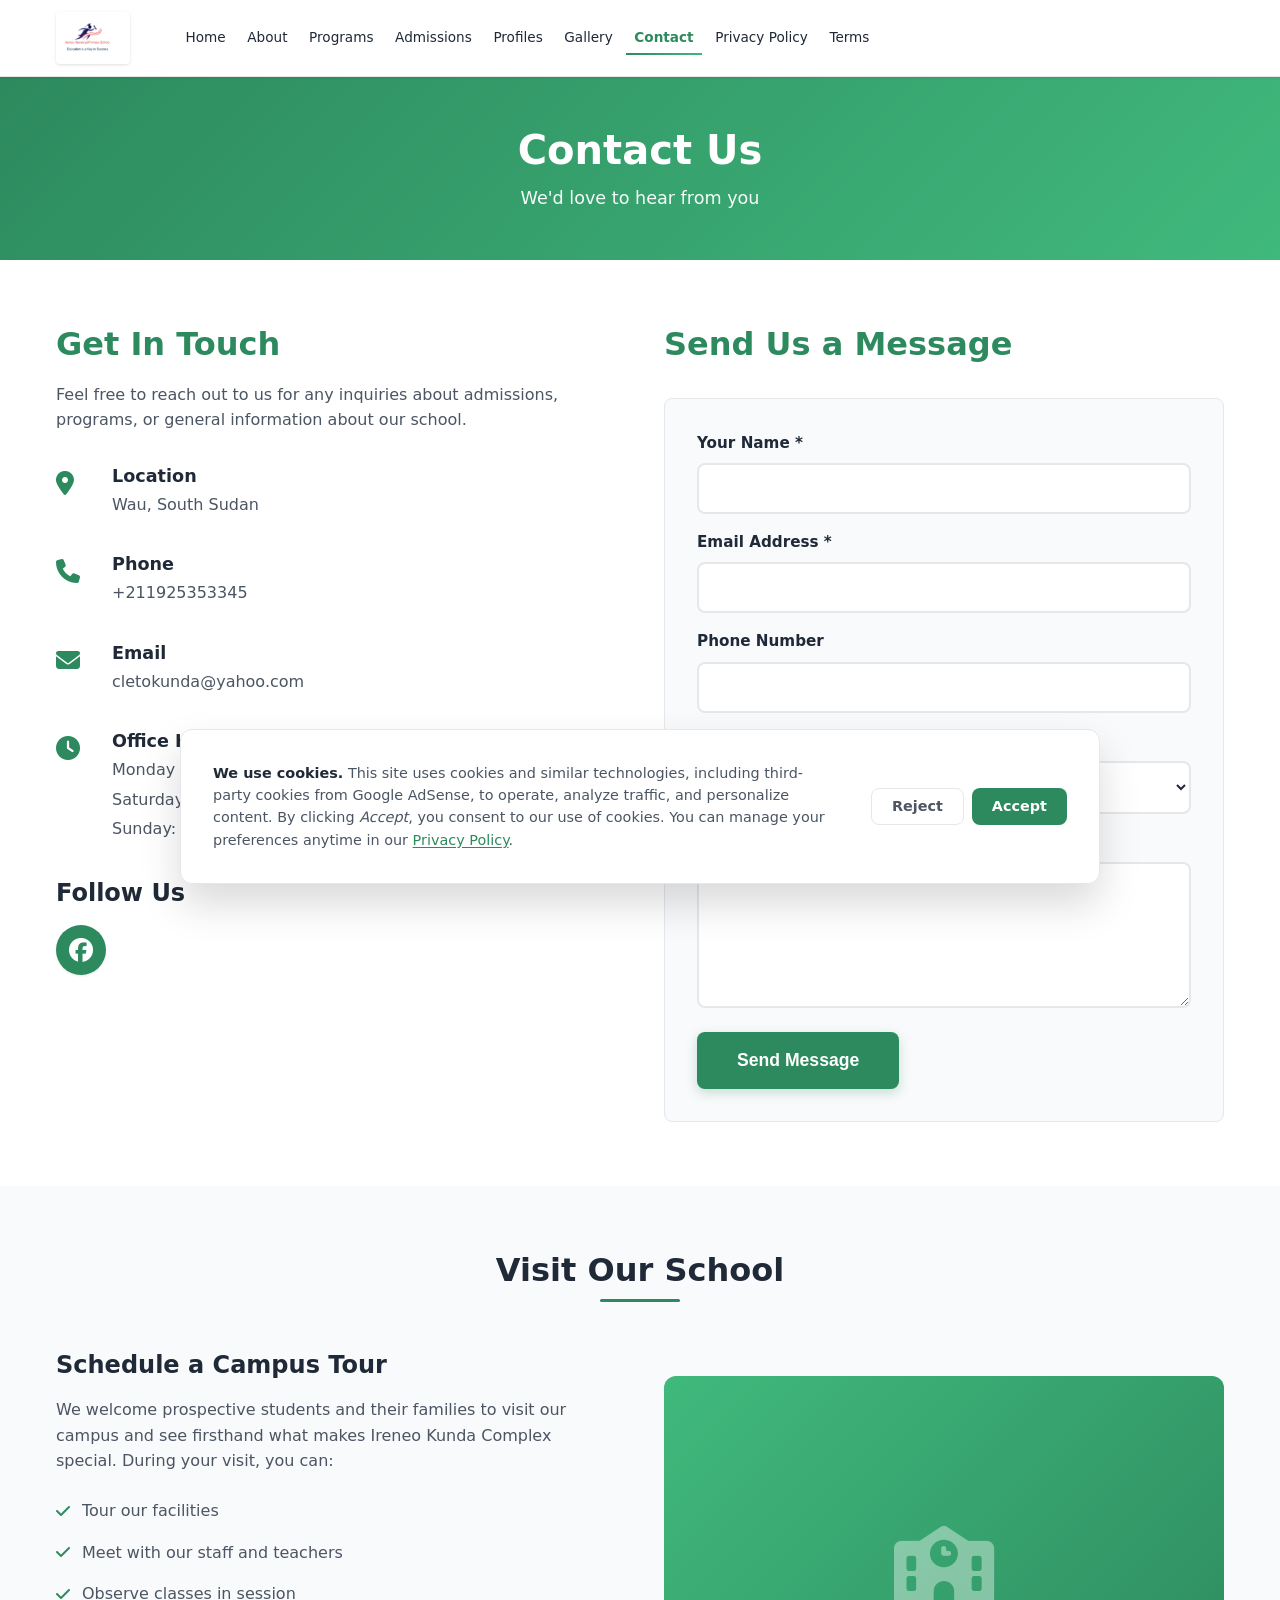
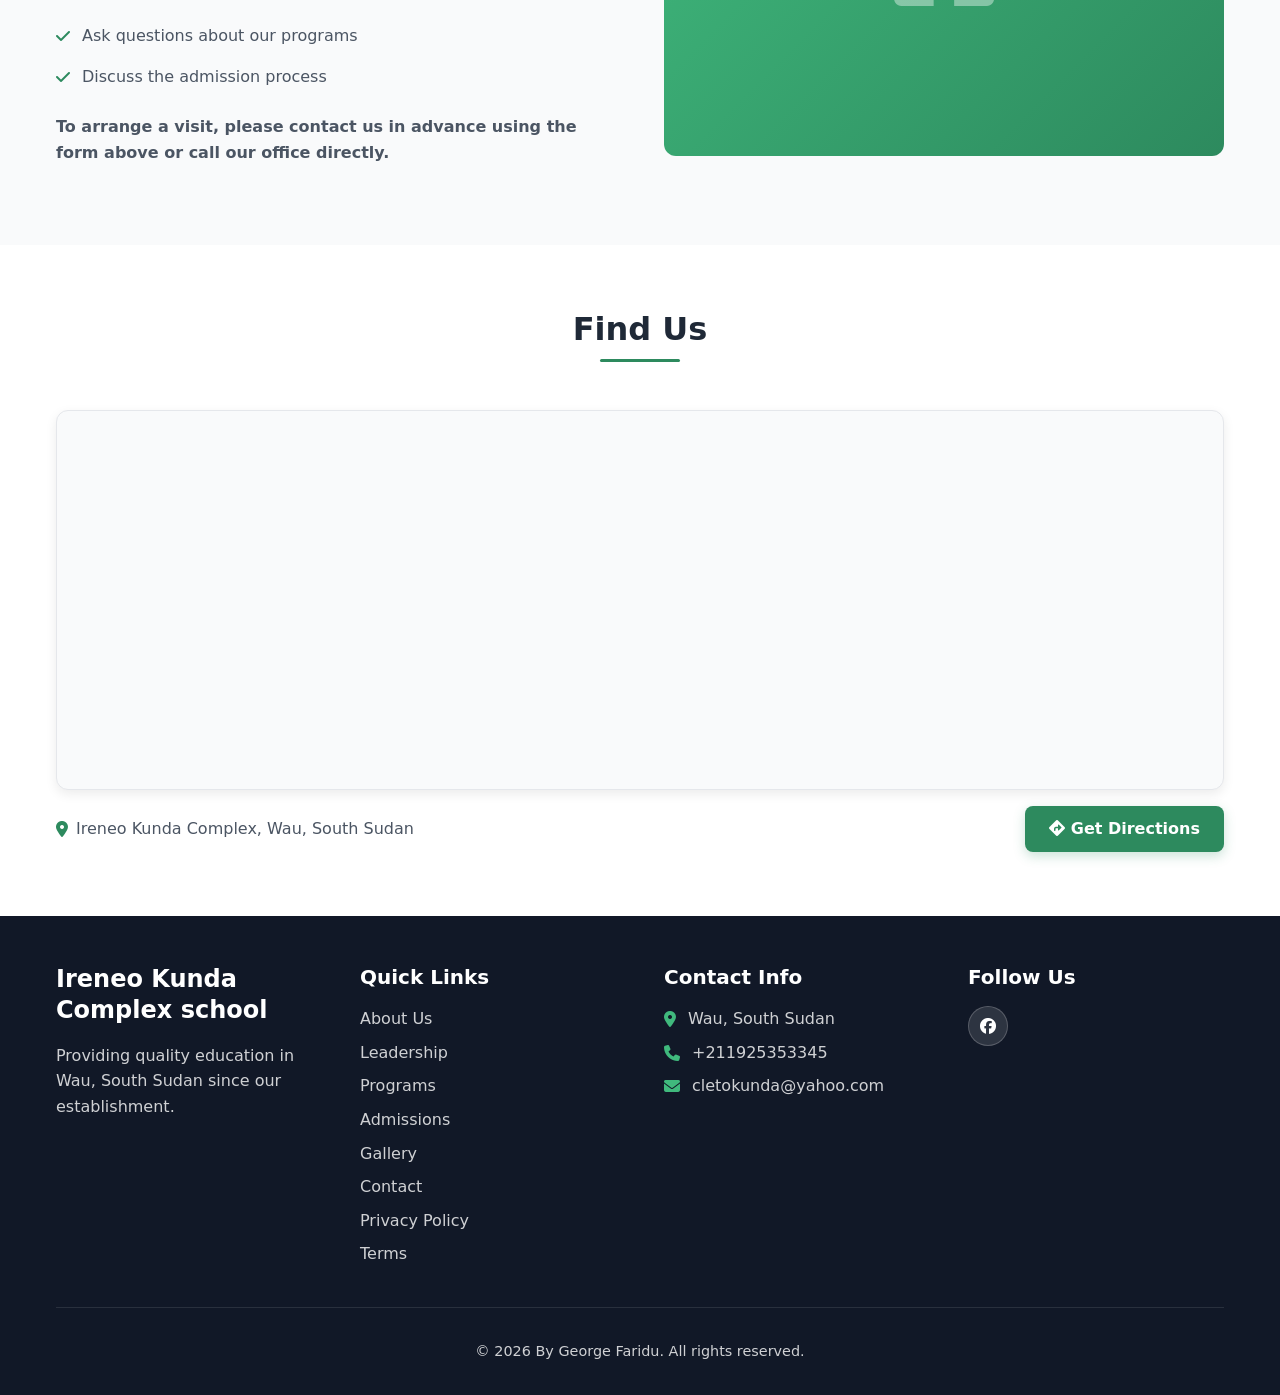
<file: contact.html>
<!DOCTYPE html>
<html lang="en">
<head>
    <meta charset="UTF-8">
    <meta name="viewport" content="width=device-width, initial-scale=1.0">
    <meta name="theme-color" content="#2d8a5e">
    <meta name="description" content="Contact Ireneo Kunda Complex school - Get in touch with us for inquiries, visits, and more information">
    <title>Contact Us - Ireneo Kunda Complex school</title>
    <meta name="robots" content="index, follow">
    <link rel="canonical" href="https://ireneokundaschool.site/contact.html">
    <link rel="icon" type="image/png" href="images/logo/logo.png">
    <meta name="google-site-verification" content="GKEe_OxaUqNQoQ4OQjw7r3AsDTS3BZSKoAs1N0YMtJU">
    <meta property="og:type" content="website">
    <meta property="og:title" content="Contact - Ireneo Kunda Complex school">
    <meta property="og:description" content="Get in touch with Ireneo Kunda Complex school. Visit us, call, or send us a message.">
    <meta property="og:url" content="https://ireneokundaschool.site/contact.html">
    <link rel="stylesheet" href="css/style.css">
    <link rel="stylesheet" href="https://cdnjs.cloudflare.com/ajax/libs/font-awesome/6.4.0/css/all.min.css">
</head>
<body>
    <!-- Navigation -->
    <nav class="navbar">
        <div class="container">
            <div class="nav-wrapper">
                <a href="index.html" class="logo">
                    <img src="images/logo/logo.png" alt="Ireneo Kunda Complex school Logo" class="logo-img" width="50" height="50" fetchpriority="high">
                </a>
                <button class="mobile-toggle" aria-label="Toggle menu" aria-expanded="false" aria-controls="nav-menu">
                    <span></span>
                    <span></span>
                    <span></span>
                </button>
                <ul class="nav-menu" id="nav-menu">
                    <li><a href="index.html">Home</a></li>
                    <li><a href="about.html">About</a></li>
                    <li><a href="programs.html">Programs</a></li>
                    <li><a href="admissions.html">Admissions</a></li>
                    <li><a href="profile.html">Profiles</a></li>
                    <li><a href="gallery.html">Gallery</a></li>
                    <li><a href="contact.html" class="active">Contact</a></li>
                    <li><a href="privacy-policy.html">Privacy Policy</a></li>
                    <li><a href="terms.html">Terms</a></li>
                </ul>
            </div>
        </div>
    </nav>

    <!-- Page Header -->
    <section class="page-header">
        <div class="container">
            <h1>Contact Us</h1>
            <p>We'd love to hear from you</p>
        </div>
    </section>

    <!-- Contact Section -->
    <section class="contact-section">
        <div class="container">
            <div class="contact-grid">
                <!-- Contact Information -->
                <div class="contact-info-block">
                    <h2>Get In Touch</h2>
                    <p>Feel free to reach out to us for any inquiries about admissions, programs, or general information about our school.</p>

                    <div class="contact-details">
                        <div class="contact-item">
                            <div class="contact-icon">
                                <i class="fas fa-map-marker-alt" aria-hidden="true"></i>
                            </div>
                            <div class="contact-text">
                                <h3>Location</h3>
                                <p>Wau, South Sudan</p>
                            </div>
                        </div>

                        <div class="contact-item">
                            <div class="contact-icon">
                                <i class="fas fa-phone" aria-hidden="true"></i>
                            </div>
                            <div class="contact-text">
                                <h3>Phone</h3>
                                <p><a href="tel:+211925353345">+211925353345</a></p>
                            </div>
                        </div>

                        <div class="contact-item">
                            <div class="contact-icon">
                                <i class="fas fa-envelope" aria-hidden="true"></i>
                            </div>
                            <div class="contact-text">
                                <h3>Email</h3>
                                <p><a href="mailto:cletokunda@yahoo.com">cletokunda@yahoo.com</a></p>
                            </div>
                        </div>

                        <div class="contact-item">
                            <div class="contact-icon">
                                <i class="fas fa-clock" aria-hidden="true"></i>
                            </div>
                            <div class="contact-text">
                                <h3>Office Hours</h3>
                                <p>Monday – Friday: 8:00 AM – 4:00 PM</p>
                                <p>Saturday: 9:00 AM – 1:00 PM</p>
                                <p>Sunday: Closed</p>
                            </div>
                        </div>
                    </div>

                    <div class="social-section">
                        <h3>Follow Us</h3>
                        <div class="social-links-large">
                            <a href="https://facebook.com" target="_blank" rel="noopener noreferrer" aria-label="Facebook"><i class="fab fa-facebook" aria-hidden="true"></i></a>
                        </div>
                    </div>
                </div>

                <!-- Contact Form -->
                <div class="contact-form-block">
                    <h2>Send Us a Message</h2>
                    <form id="contactForm" class="contact-form" novalidate>
                        <div class="form-group">
                            <label for="name">Your Name *</label>
                            <input type="text" id="name" name="name" required autocomplete="name" spellcheck="false">
                            <span class="form-error">Please enter your name</span>
                        </div>

                        <div class="form-group">
                            <label for="email">Email Address *</label>
                            <input type="email" id="email" name="email" required autocomplete="email" inputmode="email" spellcheck="false">
                            <span class="form-error">Please enter a valid email address</span>
                        </div>

                        <div class="form-group">
                            <label for="phone">Phone Number</label>
                            <input type="tel" id="phone" name="phone" autocomplete="tel" inputmode="tel">
                            <span class="form-error">Please enter a valid phone number</span>
                        </div>

                        <div class="form-group">
                            <label for="subject">Subject *</label>
                            <select id="subject" name="subject" required>
                                <option value="">Select a subject...</option>
                                <option value="general">General Inquiry</option>
                                <option value="admissions">Admissions Information</option>
                                <option value="programs">Programs and Curriculum</option>
                                <option value="fees">Fees and Payment</option>
                                <option value="visit">Schedule a Visit</option>
                                <option value="other">Other</option>
                            </select>
                            <span class="form-error">Please select a subject</span>
                        </div>

                        <div class="form-group">
                            <label for="message">Message *</label>
                            <textarea id="message" name="message" rows="6" required></textarea>
                            <span class="form-error">Please enter your message</span>
                        </div>

                        <button type="submit" class="btn btn-primary btn-large">Send Message</button>
                    </form>
                    <div id="contactFormMessage" class="form-message" aria-live="polite"></div>
                </div>
            </div>
        </div>
    </section>

    <!-- Visit Us Section -->
    <section class="visit-section">
        <div class="container">
            <div class="section-header">
                <h2>Visit Our School</h2>
                <div class="underline"></div>
            </div>
            <div class="visit-content">
                <div class="visit-text">
                    <h3>Schedule a Campus Tour</h3>
                    <p>We welcome prospective students and their families to visit our campus and see firsthand what makes Ireneo Kunda Complex special. During your visit, you can:</p>
                    <ul>
                        <li><i class="fas fa-check" aria-hidden="true"></i> Tour our facilities</li>
                        <li><i class="fas fa-check" aria-hidden="true"></i> Meet with our staff and teachers</li>
                        <li><i class="fas fa-check" aria-hidden="true"></i> Observe classes in session</li>
                        <li><i class="fas fa-check" aria-hidden="true"></i> Ask questions about our programs</li>
                        <li><i class="fas fa-check" aria-hidden="true"></i> Discuss the admission process</li>
                    </ul>
                    <p><strong>To arrange a visit, please contact us in advance using the form above or call our office directly.</strong></p>
                </div>
                <div class="visit-image">
                    <div class="image-placeholder">
                        <i class="fas fa-school" aria-hidden="true"></i>
                    </div>
                </div>
            </div>
        </div>
    </section>

    <!-- Map Section -->
    <section class="map-section">
        <div class="container">
            <div class="section-header">
                <h2>Find Us</h2>
                <div class="underline"></div>
            </div>
            <div class="map-embed">
                <iframe
                    src="https://maps.google.com/maps?q=Ireneo%20Kunda%20Complex%2C%20Wau%2C%20South%20Sudan&amp;t=&amp;z=14&amp;ie=UTF8&amp;iwloc=&amp;output=embed"
                    width="100%" height="380" style="border:0;" allowfullscreen="" loading="lazy"
                    referrerpolicy="no-referrer-when-downgrade"
                    title="Map showing the location of Ireneo Kunda Complex in Wau, South Sudan"></iframe>
            </div>
            <div class="map-actions">
                <p class="map-address"><i class="fas fa-map-marker-alt" aria-hidden="true"></i> Ireneo Kunda Complex, Wau, South Sudan</p>
                <a class="btn btn-primary" href="https://www.google.com/maps/search/?api=1&amp;query=Ireneo%20Kunda%20Complex%2C%20Wau%2C%20South%20Sudan" target="_blank" rel="noopener noreferrer">
                    <i class="fas fa-directions" aria-hidden="true"></i> Get Directions
                </a>
            </div>
        </div>
    </section>

    <!-- Footer -->
    <footer class="footer">
        <div class="container">
            <div class="footer-grid">
                <div class="footer-col">
                    <h3>Ireneo Kunda Complex school</h3>
                    <p>Providing quality education in Wau, South Sudan since our establishment.</p>
                </div>
                <div class="footer-col">
                    <h4>Quick Links</h4>
                    <ul>
                        <li><a href="about.html">About Us</a></li>
                        <li><a href="profile.html">Leadership</a></li>
                        <li><a href="programs.html">Programs</a></li>
                        <li><a href="admissions.html">Admissions</a></li>
                        <li><a href="gallery.html">Gallery</a></li>
                        <li><a href="contact.html">Contact</a></li>
                        <li><a href="privacy-policy.html">Privacy Policy</a></li>
                    <li><a href="terms.html">Terms</a></li>
                    </ul>
                </div>
                <div class="footer-col">
                    <h4>Contact Info</h4>
                    <ul class="contact-info">
                        <li><i class="fas fa-map-marker-alt" aria-hidden="true"></i> Wau, South Sudan</li>
                        <li><i class="fas fa-phone" aria-hidden="true"></i> <a href="tel:+211925353345">+211925353345</a></li>
                        <li><i class="fas fa-envelope" aria-hidden="true"></i> <a href="mailto:cletokunda@yahoo.com">cletokunda@yahoo.com</a></li>
                    </ul>
                </div>
                <div class="footer-col">
                    <h4>Follow Us</h4>
                    <div class="social-links">
                        <a href="https://facebook.com" target="_blank" rel="noopener noreferrer" aria-label="Facebook"><i class="fab fa-facebook" aria-hidden="true"></i></a>
                    </div>
                </div>
            </div>
            <div class="footer-bottom">
                <p>&copy; 2026 By George Faridu. All rights reserved.</p>
            </div>
        </div>
    </footer>

    <script src="js/main.js"></script>
    <script src="js/cookie-banner.js"></script>
</body>
</html>
</file>
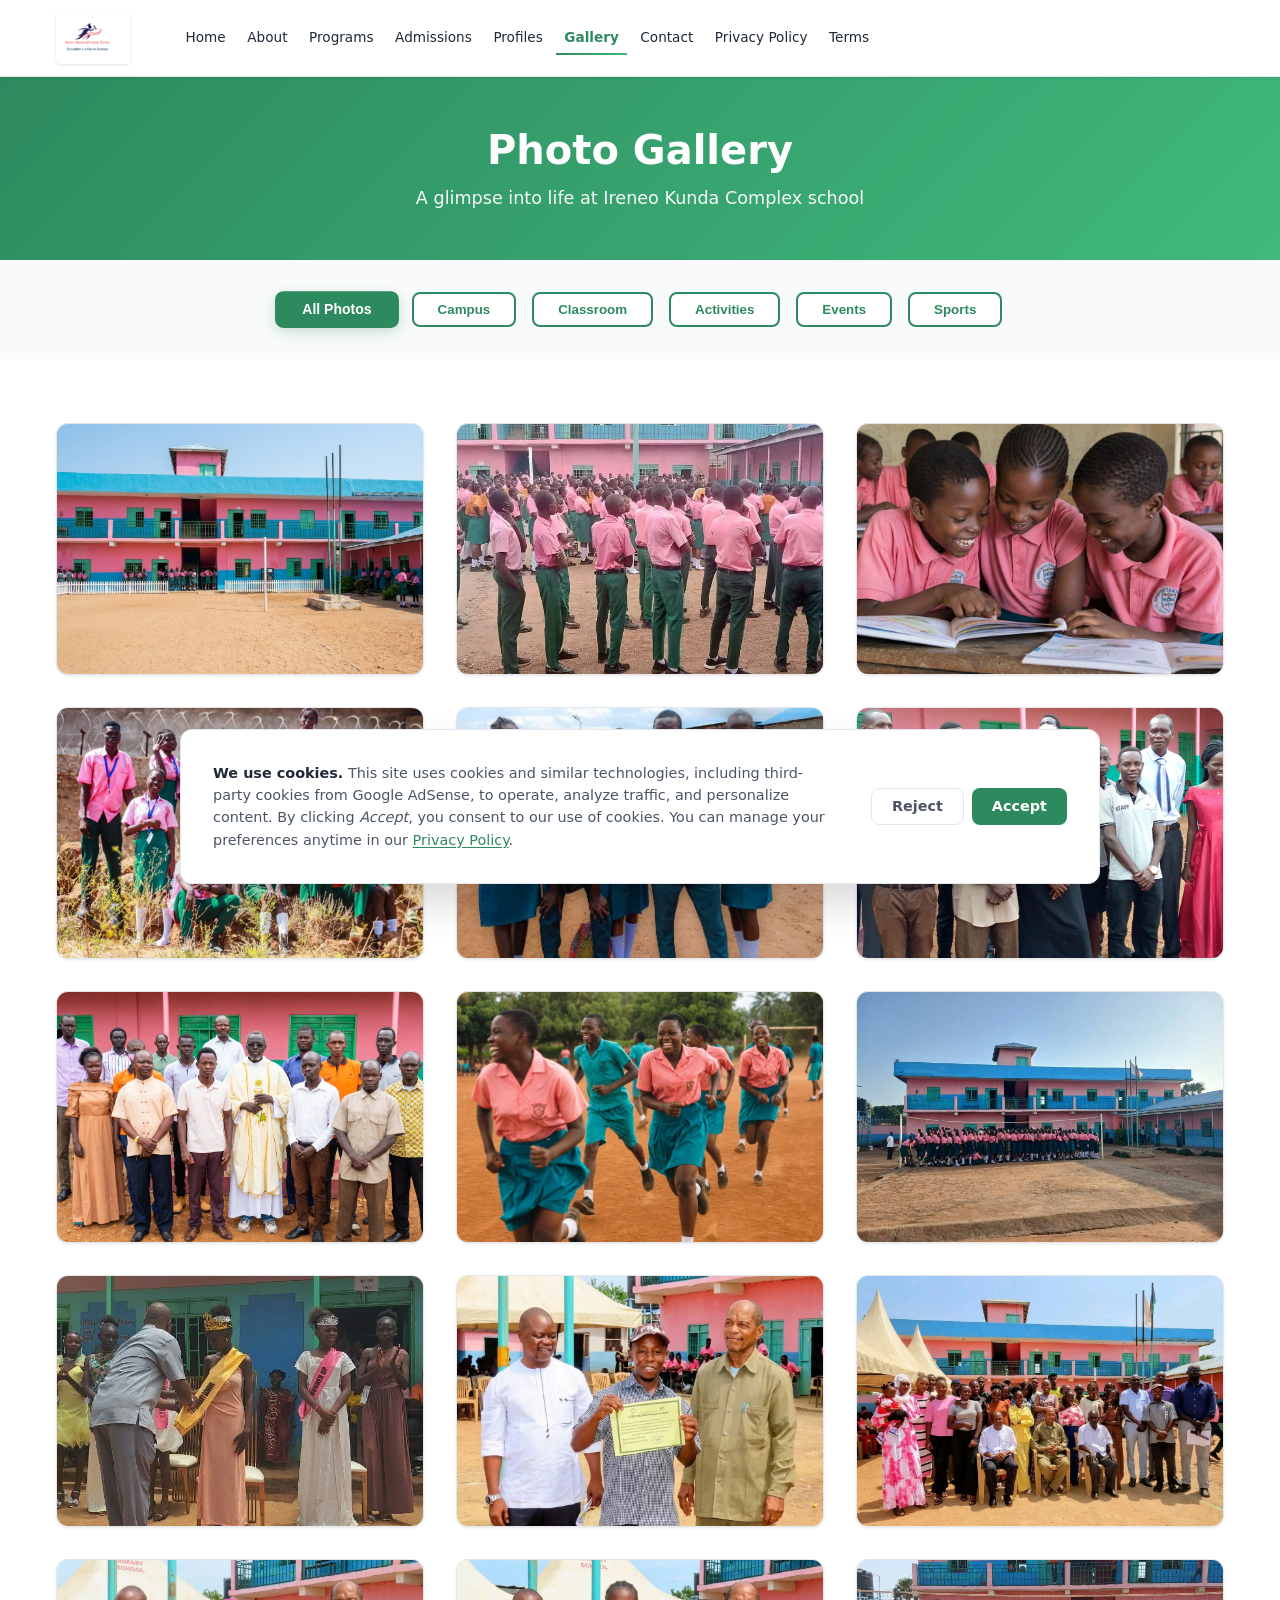
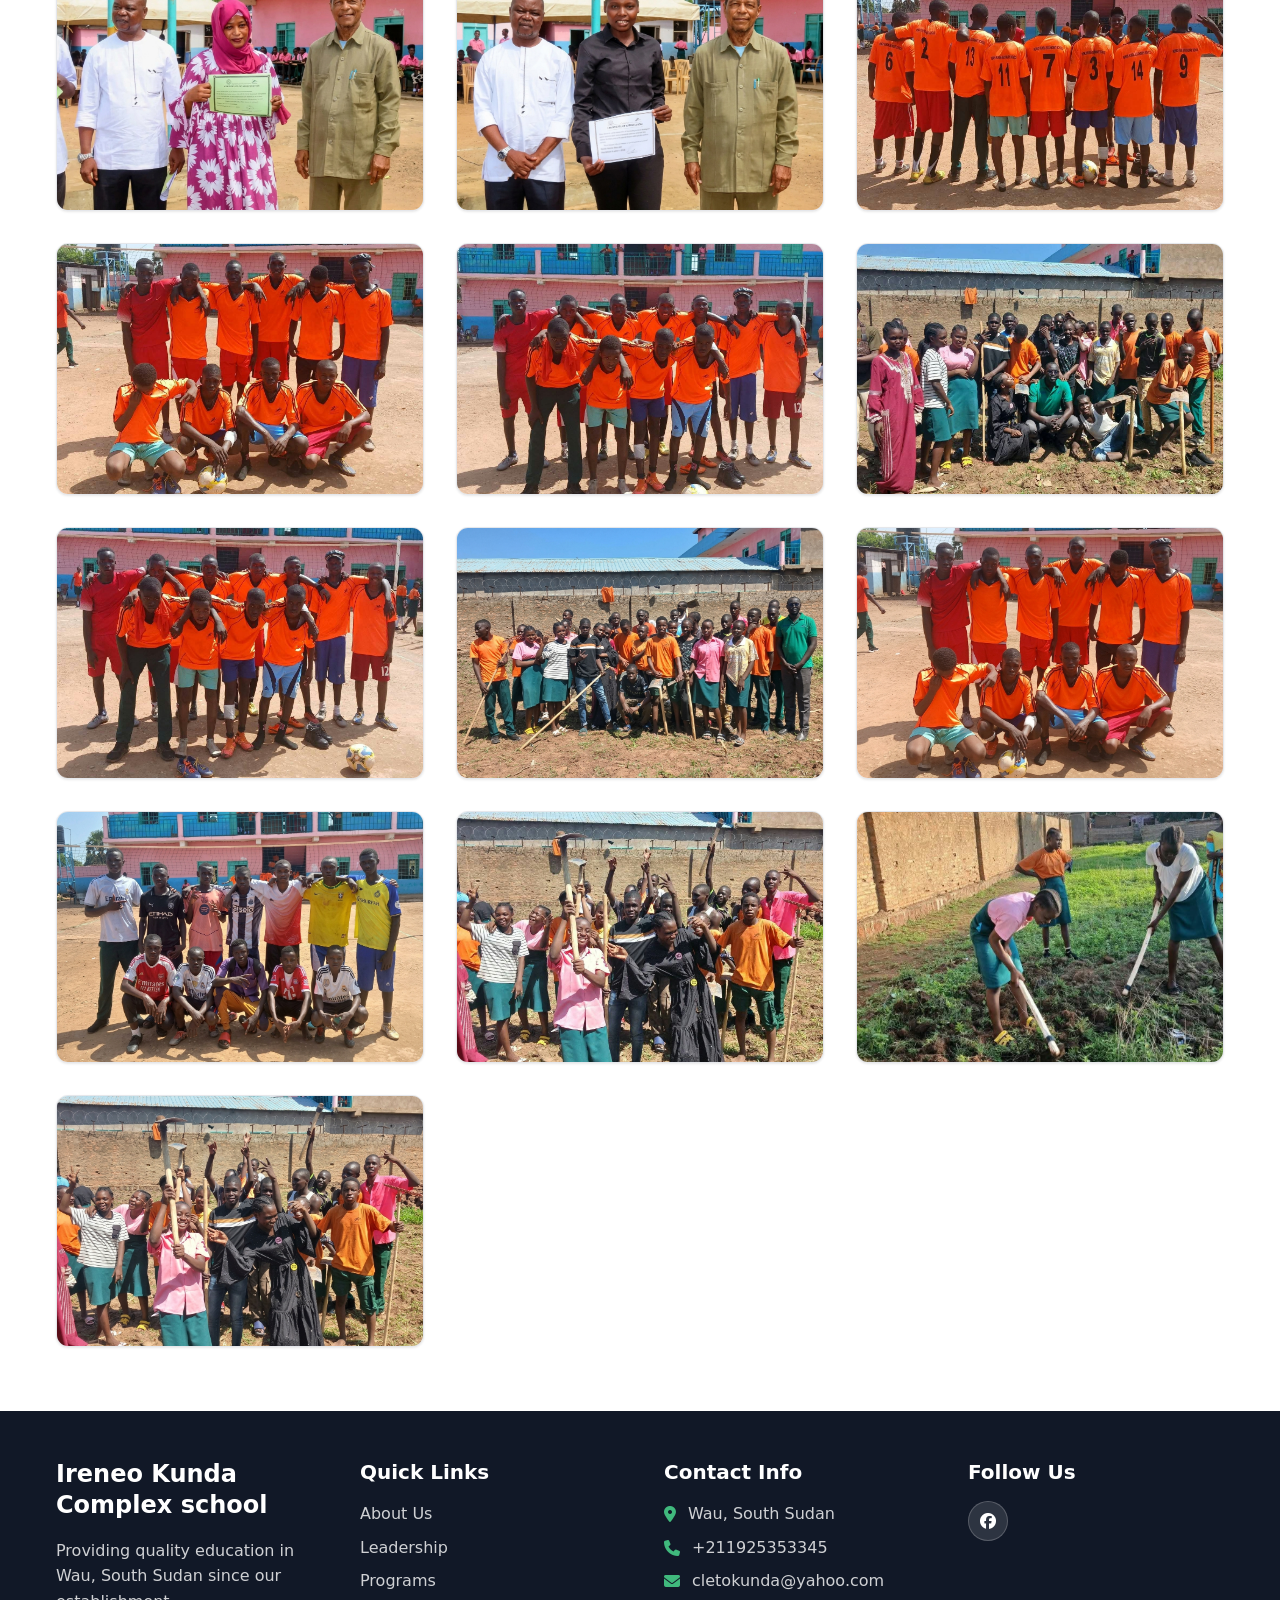
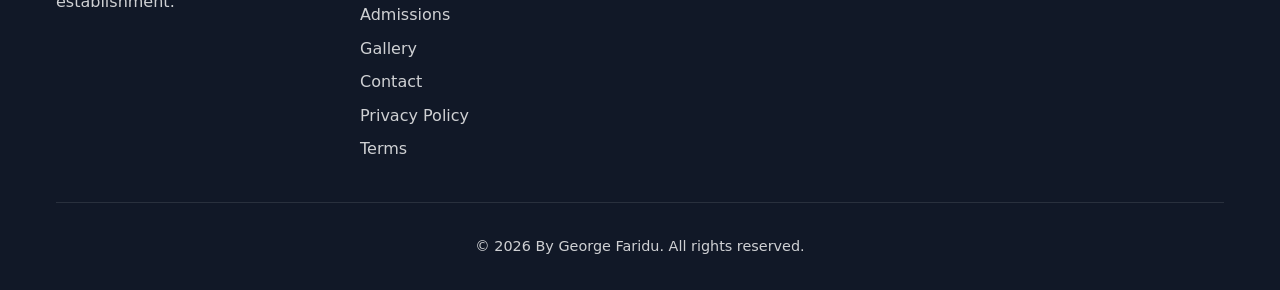
<file: gallery.html>
<!DOCTYPE html>
<html lang="en">
<head>
    <meta charset="UTF-8">
    <meta name="viewport" content="width=device-width, initial-scale=1.0">
    <meta name="theme-color" content="#2d8a5e">
    <meta name="description" content="Gallery - Ireneo Kunda Complex school, Wau, South Sudan">
    <title>Gallery - Ireneo Kunda Complex school</title>
    <meta name="robots" content="index, follow">
    <link rel="canonical" href="https://ireneokundaschool.site/gallery.html">
    <link rel="icon" type="image/png" href="images/logo/logo.png">
    <meta name="google-site-verification" content="GKEe_OxaUqNQoQ4OQjw7r3AsDTS3BZSKoAs1N0YMtJU">
    <meta property="og:type" content="website">
    <meta property="og:title" content="Gallery - Ireneo Kunda Complex school">
    <meta property="og:description" content="Photos of our campus, classrooms, students and activities at Ireneo Kunda Complex school in Wau, South Sudan.">
    <meta property="og:url" content="https://ireneokundaschool.site/gallery.html">
    <link rel="stylesheet" href="css/style.css">
    <link rel="stylesheet" href="https://cdnjs.cloudflare.com/ajax/libs/font-awesome/6.4.0/css/all.min.css">
</head>
<body>
    <!-- Navigation -->
    <nav class="navbar">
        <div class="container">
            <div class="nav-wrapper">
                <a href="index.html" class="logo">
                    <img src="images/logo/logo.png" alt="Ireneo Kunda Complex school Logo" class="logo-img" width="50" height="50" fetchpriority="high">
                </a>
                <button class="mobile-toggle" aria-label="Toggle menu" aria-expanded="false" aria-controls="nav-menu">
                    <span></span>
                    <span></span>
                    <span></span>
                </button>
                <ul class="nav-menu" id="nav-menu">
                    <li><a href="index.html">Home</a></li>
                    <li><a href="about.html">About</a></li>
                    <li><a href="programs.html">Programs</a></li>
                    <li><a href="admissions.html">Admissions</a></li>
                    <li><a href="profile.html">Profiles</a></li>
                    <li><a href="gallery.html" class="active">Gallery</a></li>
                    <li><a href="contact.html">Contact</a></li>
                    <li><a href="privacy-policy.html">Privacy Policy</a></li>
                    <li><a href="terms.html">Terms</a></li>
                </ul>
            </div>
        </div>
    </nav>

    <!-- Page Header -->
    <section class="page-header">
        <div class="container">
            <h1>Photo Gallery</h1>
            <p>A glimpse into life at Ireneo Kunda Complex school</p>
        </div>
    </section>

    <!-- Gallery Filter -->
    <section class="gallery-filter">
        <div class="container">
            <div class="filter-buttons" role="group" aria-label="Photo Categories">
                <button class="filter-btn active" data-filter="all" aria-pressed="true">All Photos</button>
                <button class="filter-btn" data-filter="campus" aria-pressed="false">Campus</button>
                <button class="filter-btn" data-filter="classroom" aria-pressed="false">Classroom</button>
                <button class="filter-btn" data-filter="activities" aria-pressed="false">Activities</button>
                <button class="filter-btn" data-filter="events" aria-pressed="false">Events</button>
                <button class="filter-btn" data-filter="sports" aria-pressed="false">Sports</button>
            </div>
        </div>
    </section>

    <!-- Gallery Grid -->
    <section class="gallery-section">
        <div class="container">
            <div id="galleryGrid" class="gallery-grid" aria-live="polite">
                <!-- Photos loaded dynamically by js/main.js -->
            </div>
        </div>
    </section>

    <!-- Gallery Modal -->
    <div id="galleryModal" class="gallery-modal" role="dialog" aria-modal="true" aria-label="Photo Lightbox">
        <button class="modal-close" aria-label="Close photo lightbox">&times;</button>
        <img class="modal-content" id="modalImage" alt="Gallery preview image">
        <div class="modal-caption" id="modalCaption" aria-live="polite"></div>
        <button class="modal-nav modal-prev" aria-label="Previous photo"><i class="fas fa-chevron-left" aria-hidden="true"></i></button>
        <button class="modal-nav modal-next" aria-label="Next photo"><i class="fas fa-chevron-right" aria-hidden="true"></i></button>
    </div>

    <!-- Footer -->
    <footer class="footer">
        <div class="container">
            <div class="footer-grid">
                <div class="footer-col">
                    <h3>Ireneo Kunda Complex school</h3>
                    <p>Providing quality education in Wau, South Sudan since our establishment.</p>
                </div>
                <div class="footer-col">
                    <h4>Quick Links</h4>
                    <ul>
                        <li><a href="about.html">About Us</a></li>
                        <li><a href="profile.html">Leadership</a></li>
                        <li><a href="programs.html">Programs</a></li>
                        <li><a href="admissions.html">Admissions</a></li>
                        <li><a href="gallery.html">Gallery</a></li>
                        <li><a href="contact.html">Contact</a></li>
                        <li><a href="privacy-policy.html">Privacy Policy</a></li>
                    <li><a href="terms.html">Terms</a></li>
                    </ul>
                </div>
                <div class="footer-col">
                    <h4>Contact Info</h4>
                    <ul class="contact-info">
                        <li><i class="fas fa-map-marker-alt" aria-hidden="true"></i> Wau, South Sudan</li>
                        <li><i class="fas fa-phone" aria-hidden="true"></i> <a href="tel:+211925353345">+211925353345</a></li>
                        <li><i class="fas fa-envelope" aria-hidden="true"></i> <a href="mailto:cletokunda@yahoo.com">cletokunda@yahoo.com</a></li>
                    </ul>
                </div>
                <div class="footer-col">
                    <h4>Follow Us</h4>
                    <div class="social-links">
                        <a href="https://facebook.com" target="_blank" rel="noopener noreferrer" aria-label="Facebook"><i class="fab fa-facebook" aria-hidden="true"></i></a>
                    </div>
                </div>
            </div>
            <div class="footer-bottom">
                <p>&copy; 2026 By George Faridu. All rights reserved.</p>
            </div>
        </div>
    </footer>

    <script src="js/main.js"></script>
    <script src="js/cookie-banner.js"></script>
</body>
</html>
</file>
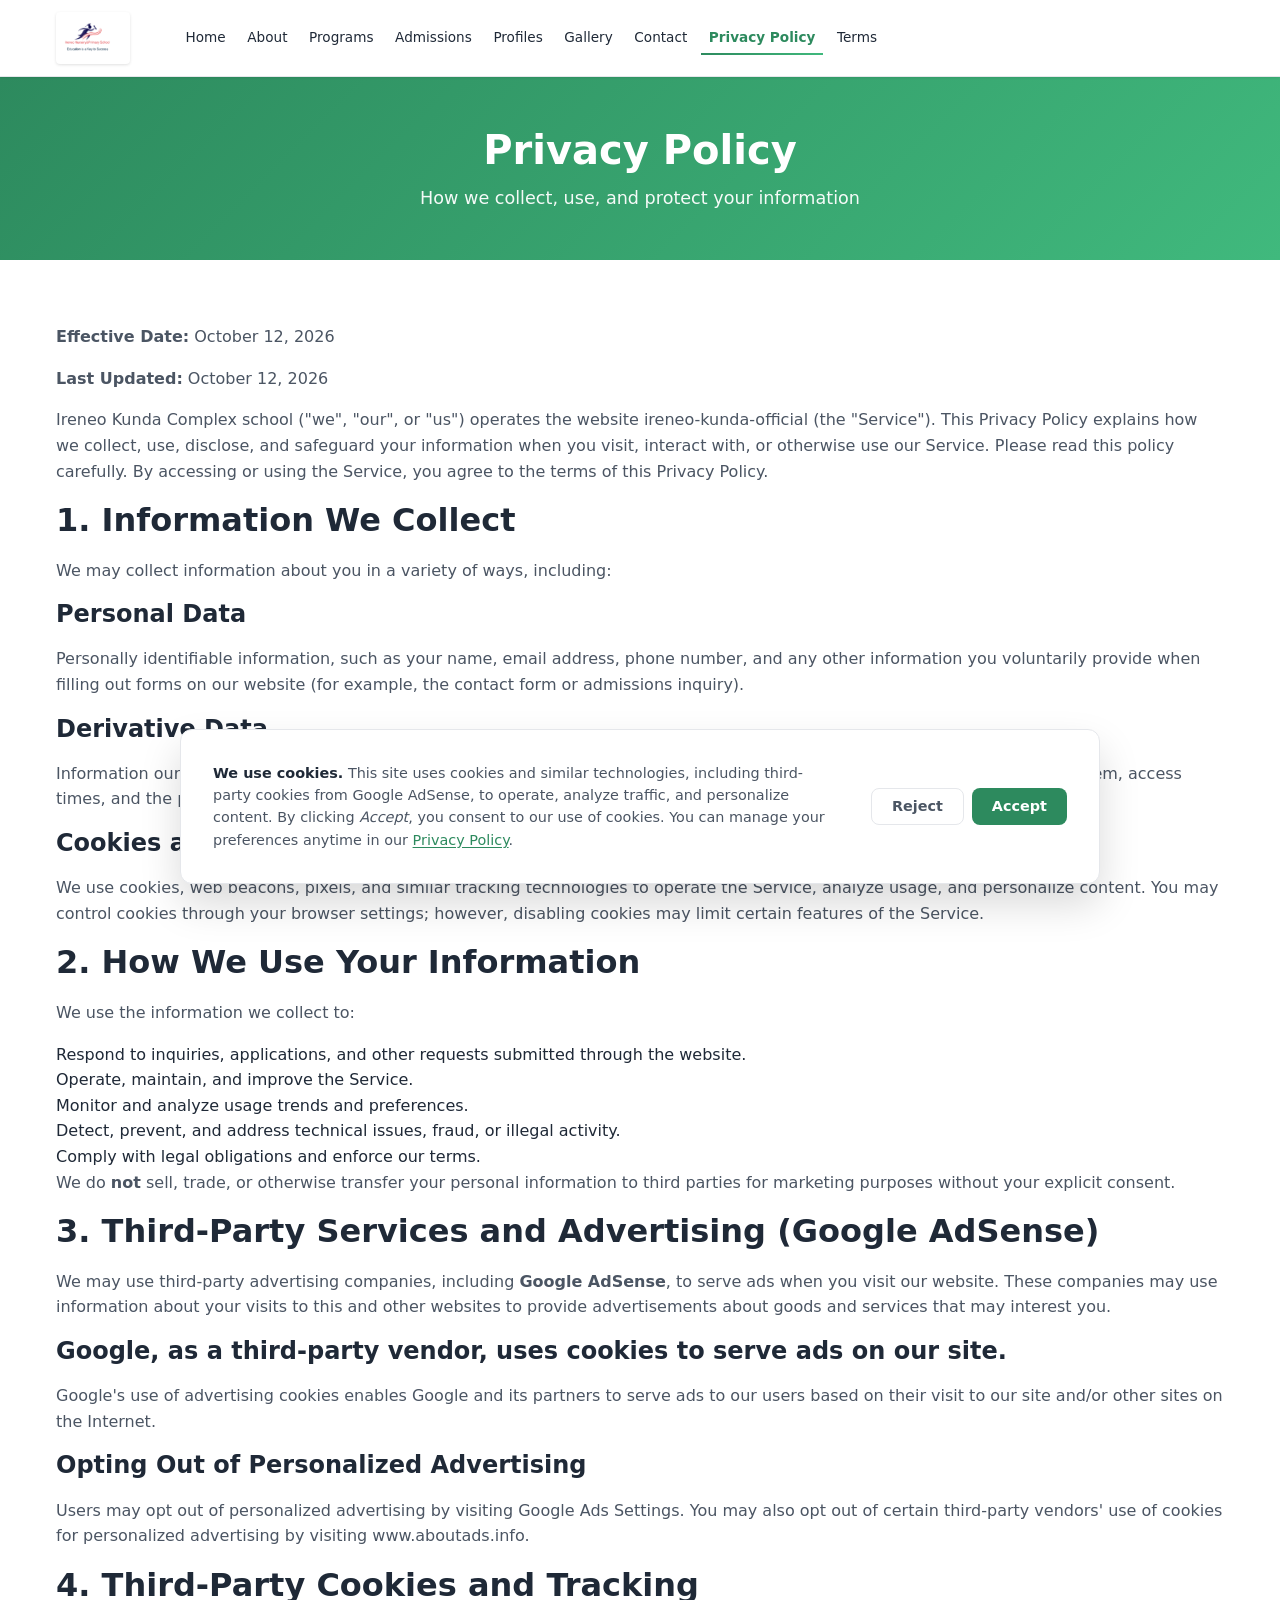
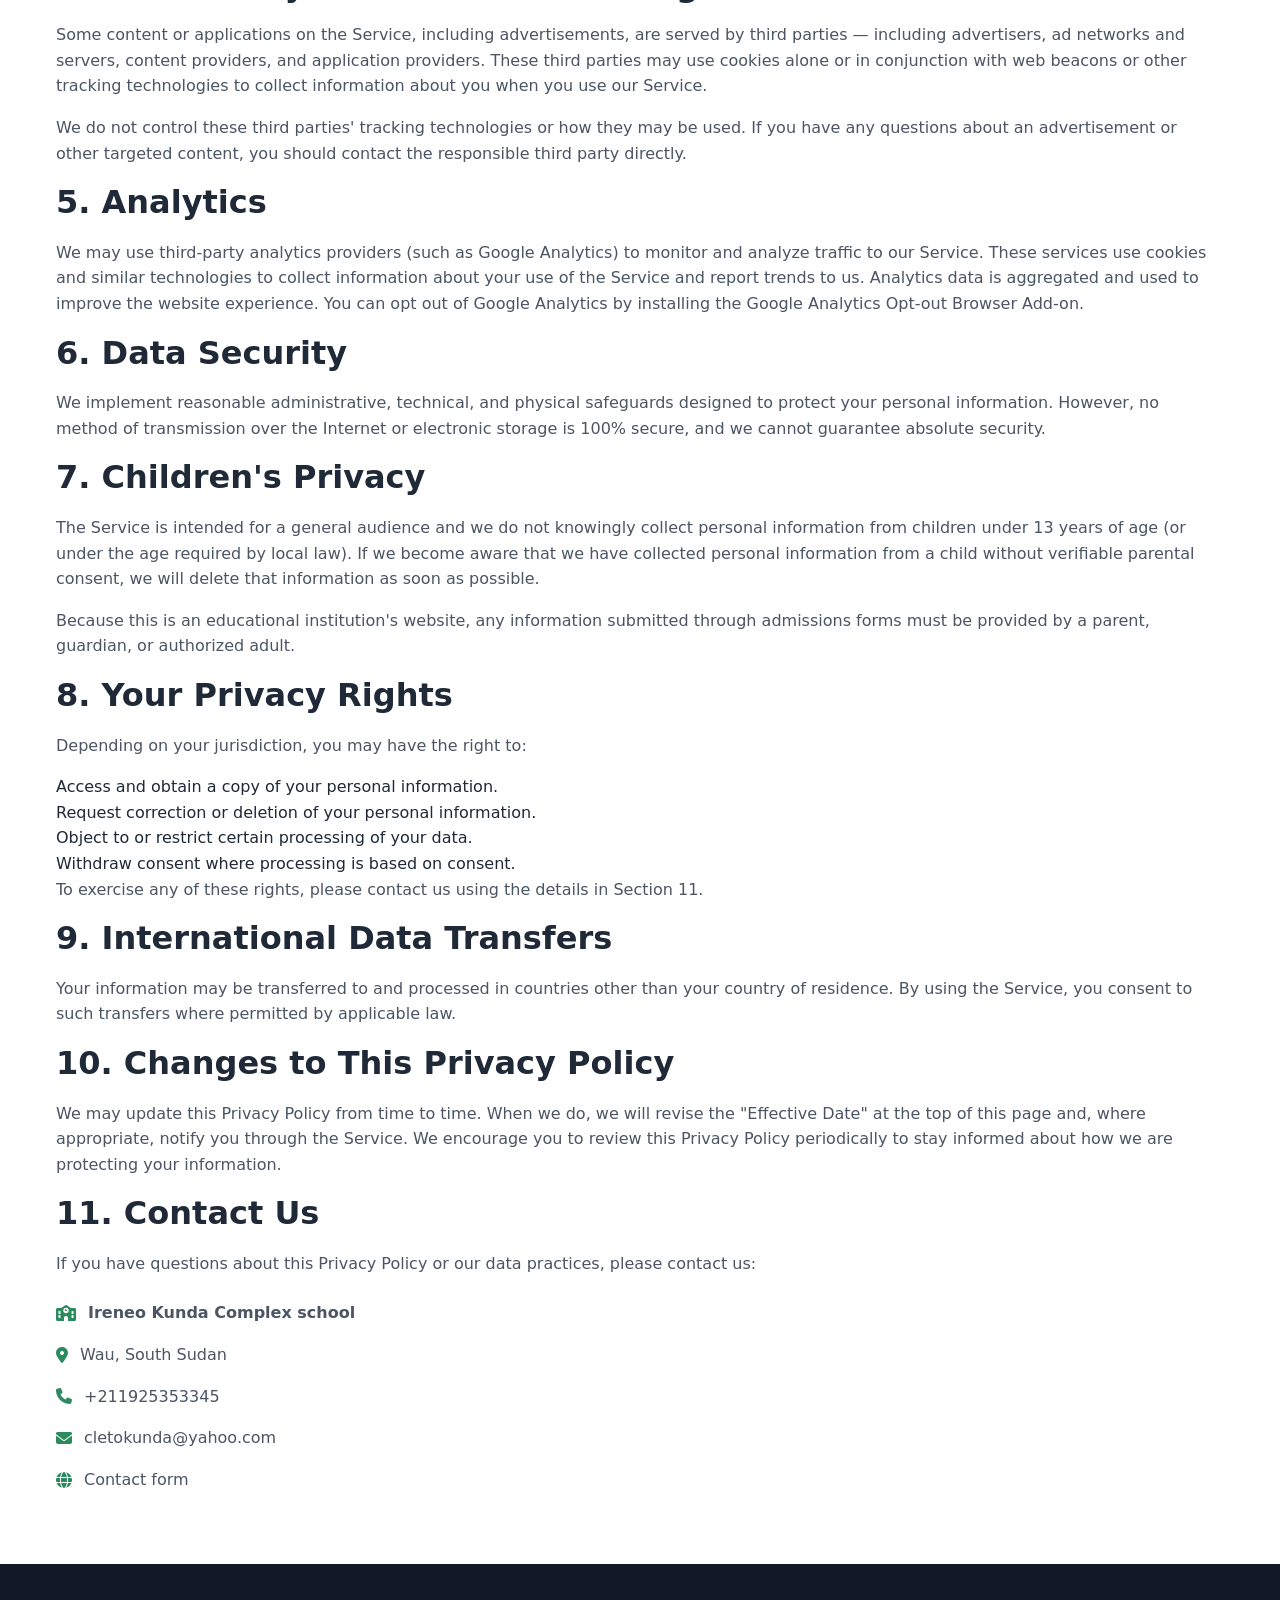
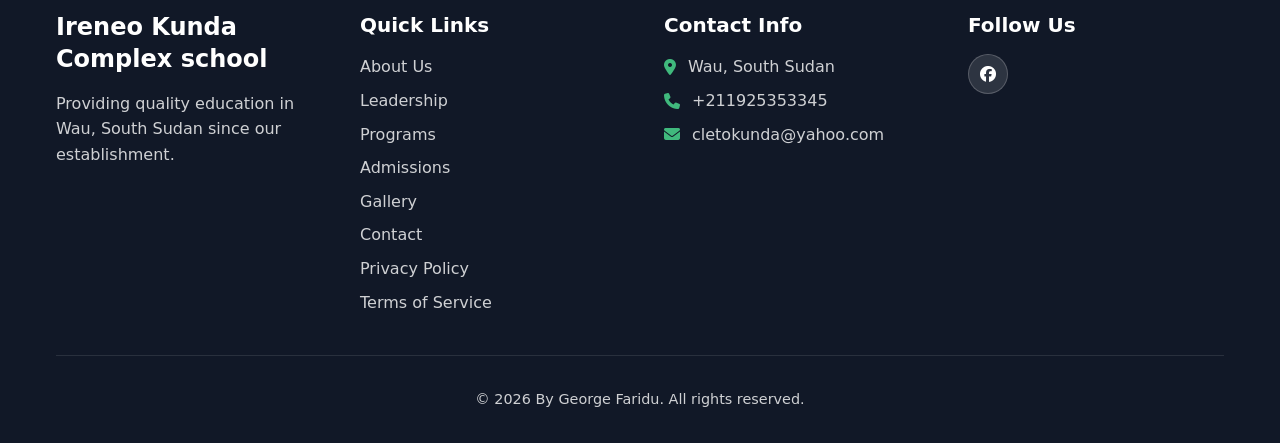
<file: privacy-policy.html>
<!DOCTYPE html>
<html lang="en">
<head>
    <meta charset="UTF-8">
    <meta name="viewport" content="width=device-width, initial-scale=1.0">
    <meta name="theme-color" content="#2d8a5e">
    <meta name="description" content="Privacy Policy for Ireneo Kunda Complex school - Learn how we collect, use, and protect your personal information, including third-party advertising such as Google AdSense.">
    <meta name="robots" content="index, follow">
    <title>Privacy Policy - Ireneo Kunda Complex school</title>
    <link rel="canonical" href="privacy-policy.html">
    <link rel="icon" type="image/png" href="images/logo/logo.png">
    <meta name="google-site-verification" content="GKEe_OxaUqNQoQ4OQjw7r3AsDTS3BZSKoAs1N0YMtJU">
    <link rel="stylesheet" href="css/style.css">
    <link rel="stylesheet" href="https://cdnjs.cloudflare.com/ajax/libs/font-awesome/6.4.0/css/all.min.css">
</head>
<body>
    <!-- Navigation -->
    <nav class="navbar">
        <div class="container">
            <div class="nav-wrapper">
                <a href="index.html" class="logo">
                    <img src="images/logo/logo.png" alt="Ireneo Kunda Complex school Logo" class="logo-img" width="50" height="50" fetchpriority="high">
                </a>
                <button class="mobile-toggle" aria-label="Toggle menu" aria-expanded="false" aria-controls="nav-menu">
                    <span></span>
                    <span></span>
                    <span></span>
                </button>
                <ul class="nav-menu" id="nav-menu">
                    <li><a href="index.html">Home</a></li>
                    <li><a href="about.html">About</a></li>
                    <li><a href="programs.html">Programs</a></li>
                    <li><a href="admissions.html">Admissions</a></li>
                    <li><a href="profile.html">Profiles</a></li>
                    <li><a href="gallery.html">Gallery</a></li>
                    <li><a href="contact.html">Contact</a></li>
                    <li><a href="privacy-policy.html" class="active">Privacy Policy</a></li>
                    <li><a href="terms.html">Terms</a></li>
                </ul>
            </div>
        </div>
    </nav>

    <!-- Page Header -->
    <section class="page-header">
        <div class="container">
            <h1>Privacy Policy</h1>
            <p>How we collect, use, and protect your information</p>
        </div>
    </section>

    <!-- Privacy Policy Content -->
    <section class="about-content">
        <div class="container">
            <div class="content-section">
                <p><strong>Effective Date:</strong> October 12, 2026</p>
                <p><strong>Last Updated:</strong> October 12, 2026</p>
                <p>Ireneo Kunda Complex school ("we", "our", or "us") operates the website
                <a href="index.html">ireneo-kunda-official</a> (the "Service"). This Privacy Policy explains how we
                collect, use, disclose, and safeguard your information when you visit, interact with, or otherwise use
                our Service. Please read this policy carefully. By accessing or using the Service, you agree to the
                terms of this Privacy Policy.</p>
            </div>

            <!-- 1. Information We Collect -->
            <div class="content-section">
                <h2>1. Information We Collect</h2>
                <p>We may collect information about you in a variety of ways, including:</p>

                <h3>Personal Data</h3>
                <p>Personally identifiable information, such as your name, email address, phone number, and any other
                information you voluntarily provide when filling out forms on our website (for example, the
                <a href="contact.html">contact form</a> or admissions inquiry).</p>

                <h3>Derivative Data</h3>
                <p>Information our servers automatically collect when you access the Service, such as your IP address,
                browser type, operating system, access times, and the pages you have viewed directly before and after
                accessing the Service.</p>

                <h3>Cookies and Tracking Technologies</h3>
                <p>We use cookies, web beacons, pixels, and similar tracking technologies to operate the Service,
                analyze usage, and personalize content. You may control cookies through your browser settings;
                however, disabling cookies may limit certain features of the Service.</p>
            </div>

            <!-- 2. How We Use Your Information -->
            <div class="content-section">
                <h2>2. How We Use Your Information</h2>
                <p>We use the information we collect to:</p>
                <ul>
                    <li>Respond to inquiries, applications, and other requests submitted through the website.</li>
                    <li>Operate, maintain, and improve the Service.</li>
                    <li>Monitor and analyze usage trends and preferences.</li>
                    <li>Detect, prevent, and address technical issues, fraud, or illegal activity.</li>
                    <li>Comply with legal obligations and enforce our terms.</li>
                </ul>
                <p>We do <strong>not</strong> sell, trade, or otherwise transfer your personal information to third
                parties for marketing purposes without your explicit consent.</p>
            </div>

            <!-- 3. Third-Party Services and Advertising -->
            <div class="content-section">
                <h2>3. Third-Party Services and Advertising (Google AdSense)</h2>
                <p>We may use third-party advertising companies, including <strong>Google AdSense</strong>, to serve
                ads when you visit our website. These companies may use information about your visits to this and
                other websites to provide advertisements about goods and services that may interest you.</p>

                <h3>Google, as a third-party vendor, uses cookies to serve ads on our site.</h3>
                <p>Google's use of advertising cookies enables Google and its partners to serve ads to our users based
                on their visit to our site and/or other sites on the Internet.</p>

                <h3>Opting Out of Personalized Advertising</h3>
                <p>Users may opt out of personalized advertising by visiting
                <a href="https://www.google.com/settings/ads" target="_blank" rel="noopener noreferrer">Google Ads Settings</a>.
                You may also opt out of certain third-party vendors' use of cookies for personalized advertising by
                visiting
                <a href="https://www.aboutads.info/" target="_blank" rel="noopener noreferrer">www.aboutads.info</a>.</p>
            </div>

            <!-- 4. Third-Party Cookies -->
            <div class="content-section">
                <h2>4. Third-Party Cookies and Tracking</h2>
                <p>Some content or applications on the Service, including advertisements, are served by third parties
                — including advertisers, ad networks and servers, content providers, and application providers.
                These third parties may use cookies alone or in conjunction with web beacons or other tracking
                technologies to collect information about you when you use our Service.</p>
                <p>We do not control these third parties' tracking technologies or how they may be used. If you have
                any questions about an advertisement or other targeted content, you should contact the responsible
                third party directly.</p>
            </div>

            <!-- 5. Analytics -->
            <div class="content-section">
                <h2>5. Analytics</h2>
                <p>We may use third-party analytics providers (such as Google Analytics) to monitor and analyze
                traffic to our Service. These services use cookies and similar technologies to collect information
                about your use of the Service and report trends to us. Analytics data is aggregated and used to
                improve the website experience. You can opt out of Google Analytics by installing the
                <a href="https://tools.google.com/dlpage/gaoptout" target="_blank" rel="noopener noreferrer">Google Analytics Opt-out Browser Add-on</a>.</p>
            </div>

            <!-- 6. Data Security -->
            <div class="content-section">
                <h2>6. Data Security</h2>
                <p>We implement reasonable administrative, technical, and physical safeguards designed to protect
                your personal information. However, no method of transmission over the Internet or electronic storage
                is 100% secure, and we cannot guarantee absolute security.</p>
            </div>

            <!-- 7. Children's Privacy -->
            <div class="content-section">
                <h2>7. Children's Privacy</h2>
                <p>The Service is intended for a general audience and we do not knowingly collect personal
                information from children under 13 years of age (or under the age required by local law). If we
                become aware that we have collected personal information from a child without verifiable parental
                consent, we will delete that information as soon as possible.</p>
                <p>Because this is an educational institution's website, any information submitted through admissions
                forms must be provided by a parent, guardian, or authorized adult.</p>
            </div>

            <!-- 8. Your Privacy Rights -->
            <div class="content-section">
                <h2>8. Your Privacy Rights</h2>
                <p>Depending on your jurisdiction, you may have the right to:</p>
                <ul>
                    <li>Access and obtain a copy of your personal information.</li>
                    <li>Request correction or deletion of your personal information.</li>
                    <li>Object to or restrict certain processing of your data.</li>
                    <li>Withdraw consent where processing is based on consent.</li>
                </ul>
                <p>To exercise any of these rights, please contact us using the details in Section 11.</p>
            </div>

            <!-- 9. International Data Transfers -->
            <div class="content-section">
                <h2>9. International Data Transfers</h2>
                <p>Your information may be transferred to and processed in countries other than your country of
                residence. By using the Service, you consent to such transfers where permitted by applicable law.</p>
            </div>

            <!-- 10. Changes to this Policy -->
            <div class="content-section">
                <h2>10. Changes to This Privacy Policy</h2>
                <p>We may update this Privacy Policy from time to time. When we do, we will revise the "Effective
                Date" at the top of this page and, where appropriate, notify you through the Service. We encourage
                you to review this Privacy Policy periodically to stay informed about how we are protecting your
                information.</p>
            </div>

            <!-- 11. Contact Us -->
            <div class="content-section">
                <h2>11. Contact Us</h2>
                <p>If you have questions about this Privacy Policy or our data practices, please contact us:</p>
                <ul class="facilities-list">
                    <li><i class="fas fa-school" aria-hidden="true"></i> <strong>Ireneo Kunda Complex school</strong></li>
                    <li><i class="fas fa-map-marker-alt" aria-hidden="true"></i> Wau, South Sudan</li>
                    <li><i class="fas fa-phone" aria-hidden="true"></i> <a href="tel:+211925353345">+211925353345</a></li>
                    <li><i class="fas fa-envelope" aria-hidden="true"></i> <a href="mailto:cletokunda@yahoo.com">cletokunda@yahoo.com</a></li>
                    <li><i class="fas fa-globe" aria-hidden="true"></i> <a href="contact.html">Contact form</a></li>
                </ul>
            </div>
        </div>
    </section>

    <!-- Footer -->
    <footer class="footer">
        <div class="container">
            <div class="footer-grid">
                <div class="footer-col">
                    <h3>Ireneo Kunda Complex school</h3>
                    <p>Providing quality education in Wau, South Sudan since our establishment.</p>
                </div>
                <div class="footer-col">
                    <h4>Quick Links</h4>
                    <ul>
                        <li><a href="about.html">About Us</a></li>
                        <li><a href="profile.html">Leadership</a></li>
                        <li><a href="programs.html">Programs</a></li>
                        <li><a href="admissions.html">Admissions</a></li>
                        <li><a href="gallery.html">Gallery</a></li>
                        <li><a href="contact.html">Contact</a></li>
                        <li><a href="privacy-policy.html">Privacy Policy</a></li>
                        <li><a href="terms.html">Terms of Service</a></li>
                    </ul>
                </div>
                <div class="footer-col">
                    <h4>Contact Info</h4>
                    <ul class="contact-info">
                        <li><i class="fas fa-map-marker-alt" aria-hidden="true"></i> Wau, South Sudan</li>
                        <li><i class="fas fa-phone" aria-hidden="true"></i> <a href="tel:+211925353345">+211925353345</a></li>
                        <li><i class="fas fa-envelope" aria-hidden="true"></i> <a href="mailto:cletokunda@yahoo.com">cletokunda@yahoo.com</a></li>
                    </ul>
                </div>
                <div class="footer-col">
                    <h4>Follow Us</h4>
                    <div class="social-links">
                        <a href="https://facebook.com" target="_blank" rel="noopener noreferrer" aria-label="Facebook"><i class="fab fa-facebook" aria-hidden="true"></i></a>
                    </div>
                </div>
            </div>
            <div class="footer-bottom">
                <p>&copy; 2026 By George Faridu. All rights reserved.</p>
            </div>
        </div>
    </footer>

    <script src="js/main.js"></script>
    <script src="js/cookie-banner.js"></script>
</body>
</html>
</file>
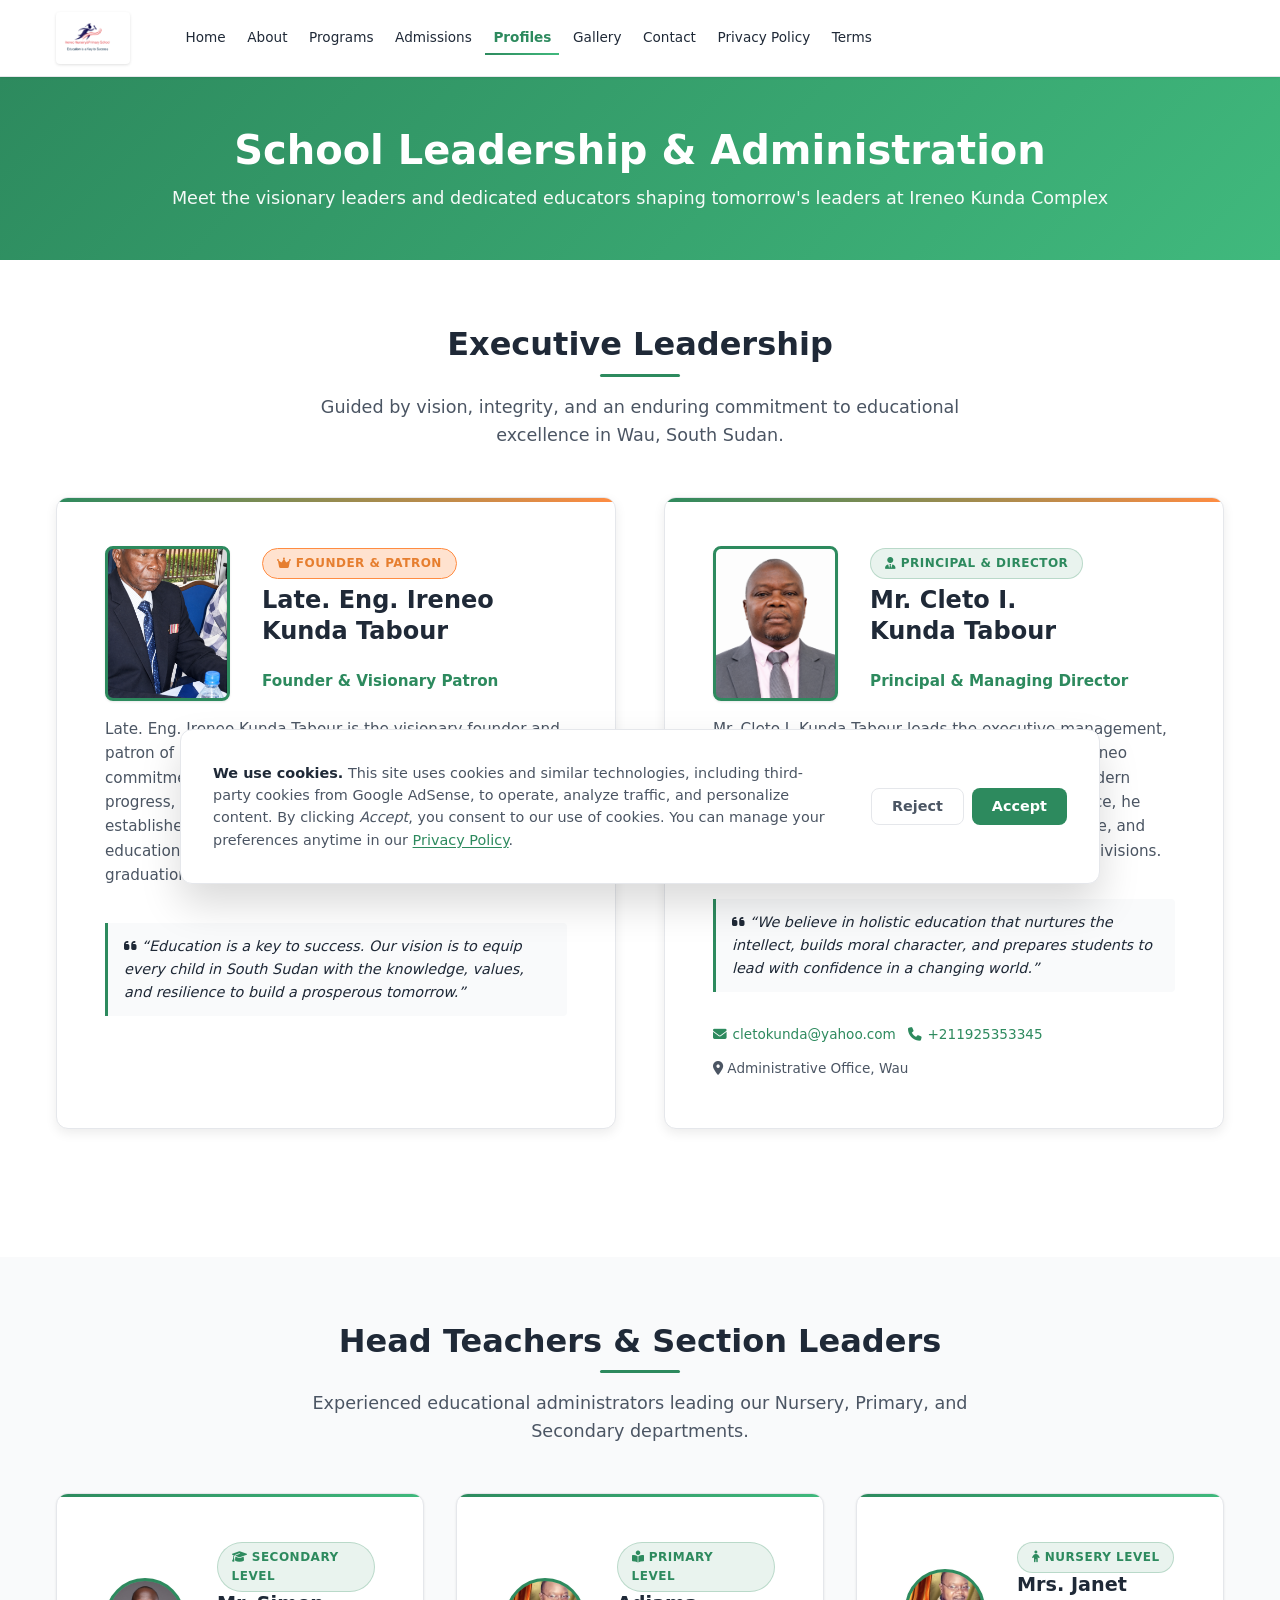
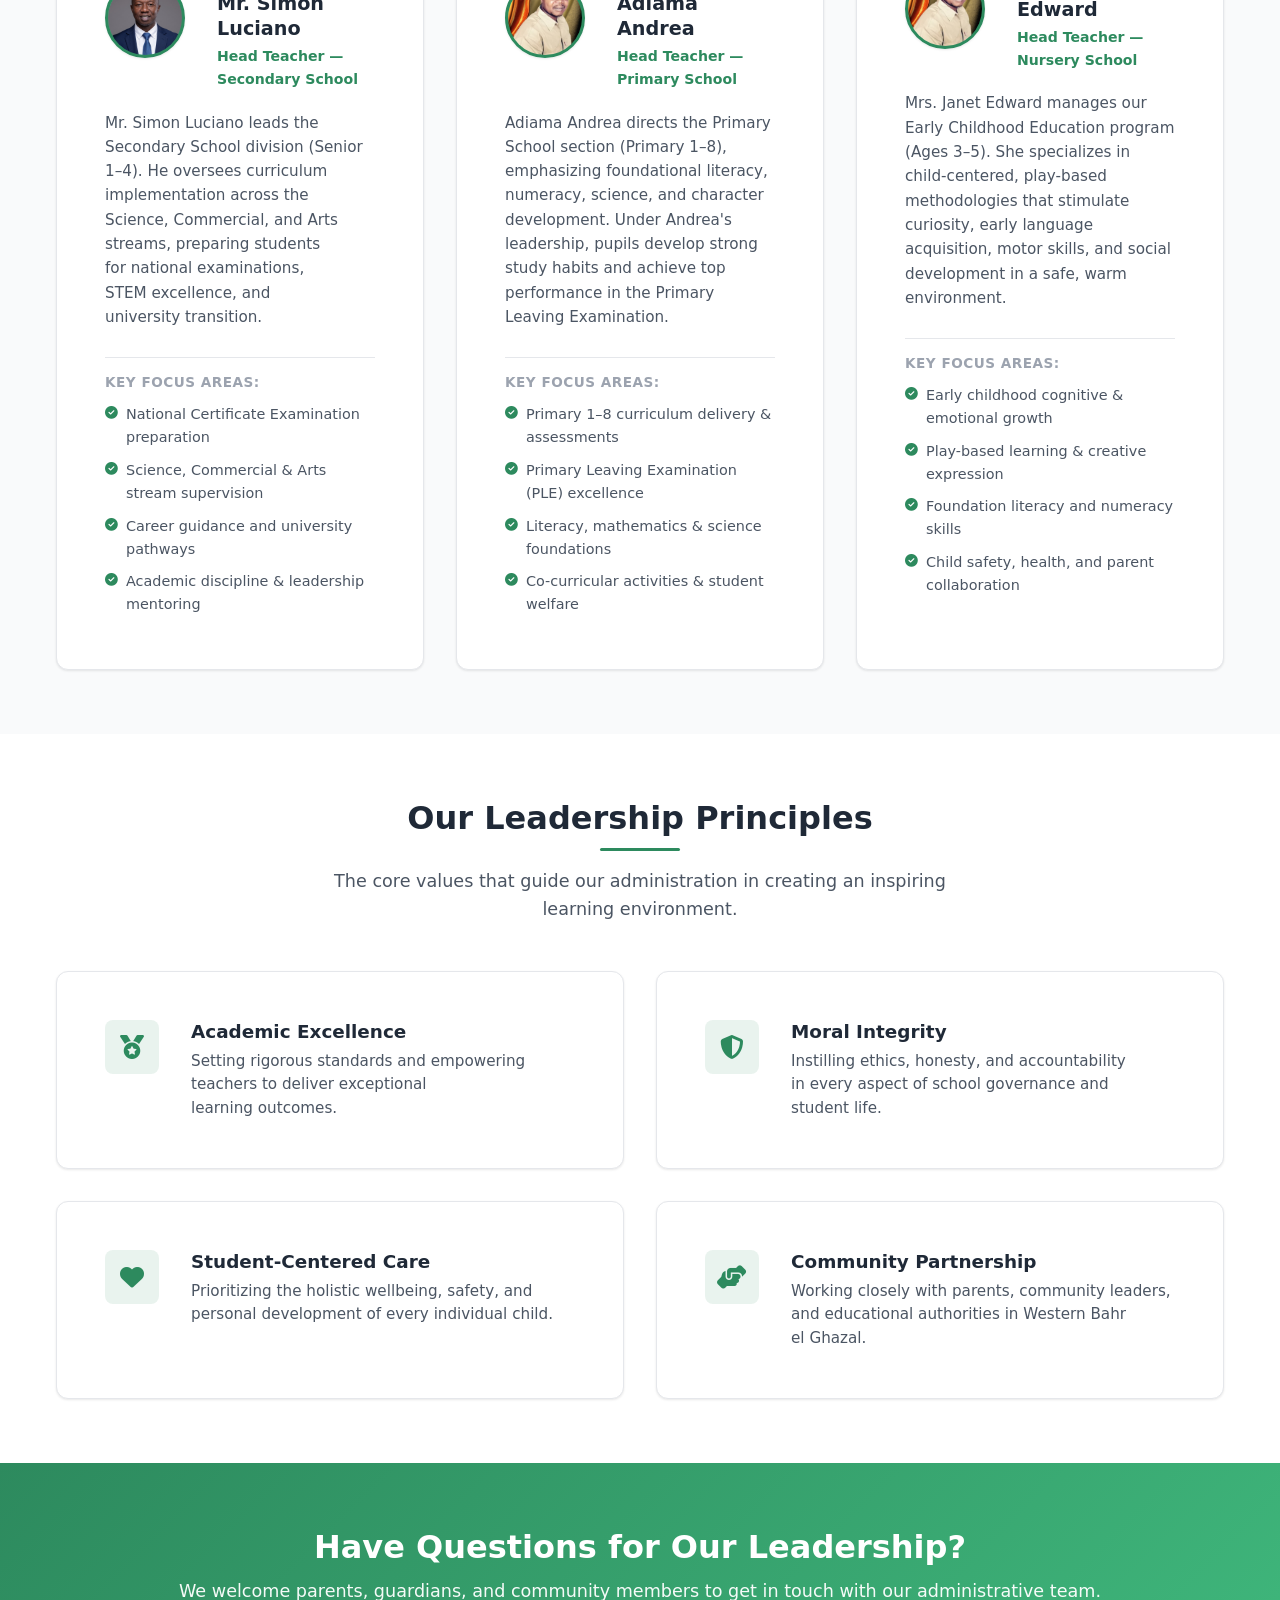
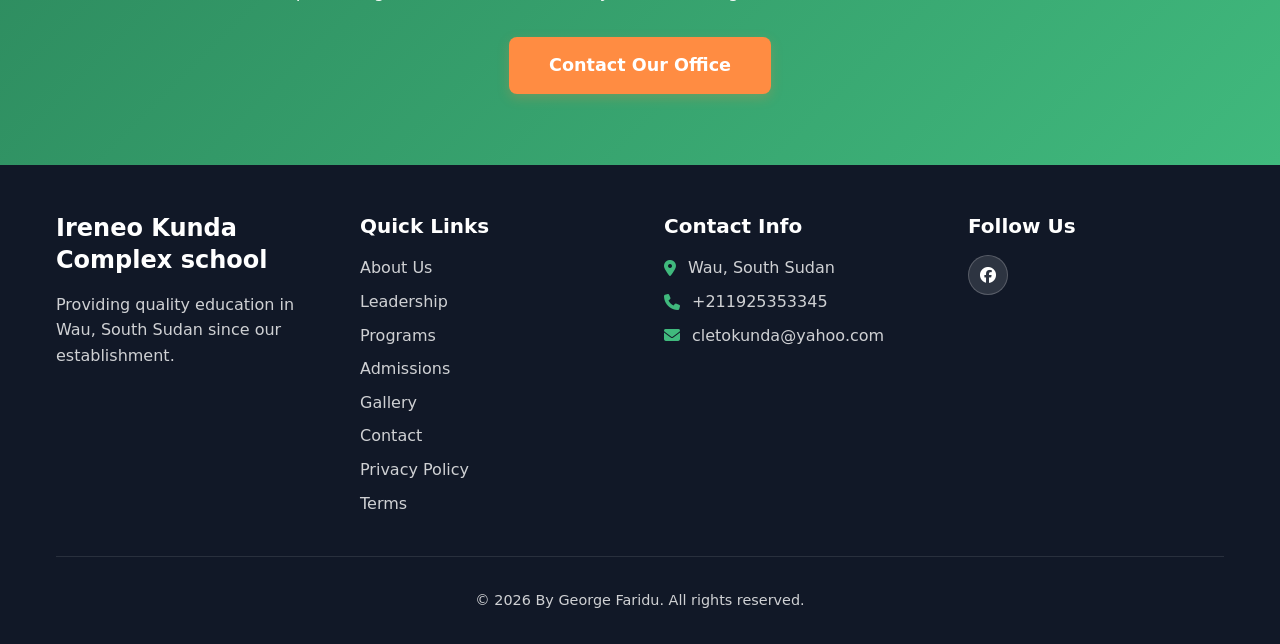
<file: profile.html>
<!DOCTYPE html>
<html lang="en">
<head>
    <meta charset="UTF-8">
    <meta name="viewport" content="width=device-width, initial-scale=1.0">
    <meta name="theme-color" content="#2d8a5e">
    <meta name="description" content="Leadership & Administration - Ireneo Kunda Complex, Wau, South Sudan">
    <title>Leadership Profiles - Ireneo Kunda Complex school</title>
    <meta name="robots" content="index, follow">
    <link rel="canonical" href="https://ireneokundaschool.site/profile.html">
    <link rel="icon" type="image/png" href="images/logo/logo.png">
    <meta name="google-site-verification" content="GKEe_OxaUqNQoQ4OQjw7r3AsDTS3BZSKoAs1N0YMtJU">
    <meta property="og:type" content="website">
    <meta property="og:title" content="Leadership - Ireneo Kunda Complex school">
    <meta property="og:description" content="Meet the visionary leadership and dedicated educators guiding Ireneo Kunda Complex school.">
    <meta property="og:url" content="https://ireneokundaschool.site/profile.html">
    <link rel="stylesheet" href="css/style.css">
    <link rel="stylesheet" href="https://cdnjs.cloudflare.com/ajax/libs/font-awesome/6.4.0/css/all.min.css">
</head>
<body>
    <!-- Navigation -->
    <nav class="navbar">
        <div class="container">
            <div class="nav-wrapper">
                <a href="index.html" class="logo">
                    <img src="images/logo/logo.png" alt="Ireneo Kunda Complex Logo" class="logo-img" width="50" height="50" fetchpriority="high">
                </a>
                <button class="mobile-toggle" aria-label="Toggle menu" aria-expanded="false" aria-controls="nav-menu">
                    <span></span>
                    <span></span>
                    <span></span>
                </button>
                <ul class="nav-menu" id="nav-menu">
                    <li><a href="index.html">Home</a></li>
                    <li><a href="about.html">About</a></li>
                    <li><a href="programs.html">Programs</a></li>
                    <li><a href="admissions.html">Admissions</a></li>
                    <li><a href="profile.html" class="active">Profiles</a></li>
                    <li><a href="gallery.html">Gallery</a></li>
                    <li><a href="contact.html">Contact</a></li>
                    <li><a href="privacy-policy.html">Privacy Policy</a></li>
                    <li><a href="terms.html">Terms</a></li>
                </ul>
            </div>
        </div>
    </nav>

    <!-- Page Header -->
    <section class="page-header">
        <div class="container">
            <h1>School Leadership & Administration</h1>
            <p>Meet the visionary leaders and dedicated educators shaping tomorrow's leaders at Ireneo Kunda Complex</p>
        </div>
    </section>

    <!-- Executive Leadership Section -->
    <section class="profiles-section">
        <div class="container">
            <div class="section-header">
                <h2>Executive Leadership</h2>
                <div class="underline"></div>
                <p>Guided by vision, integrity, and an enduring commitment to educational excellence in Wau, South Sudan.</p>
            </div>

            <div class="executive-grid">
                <!-- Founder Profile -->
                <article class="executive-card">
                    <div class="executive-card-header">
                        <div class="profile-avatar-wrapper">
                            <img src="images/profiles/eng-ireneo-kunda.png" alt="Late. Eng. Ireneo Kunda Tabour - Founder & Patron" class="profile-avatar-img" width="125" height="155" loading="lazy">
                        </div>
                        <div class="executive-header-info">
                            <span class="profile-badge badge-founder"><i class="fas fa-crown" aria-hidden="true"></i> Founder & Patron</span>
                            <h3>Late. Eng. Ireneo Kunda Tabour</h3>
                            <p class="profile-title">Founder & Visionary Patron</p>
                        </div>
                    </div>

                    <p class="profile-bio">
                        Late. Eng. Ireneo Kunda Tabour is the visionary founder and patron of Ireneo Kunda Complex. Driven by a lifelong commitment to community empowerment, socio-economic progress, and youth development in South Sudan, he established the complex to deliver holistic, high-quality education from early childhood through secondary graduation in Wau.
                    </p>

                    <div class="profile-quote">
                        <i class="fas fa-quote-left" aria-hidden="true"></i> “Education is a key to success. Our vision is to equip every child in South Sudan with the knowledge, values, and resilience to build a prosperous tomorrow.”
                    </div>
                </article>

                <!-- Principal Profile -->
                <article class="executive-card">
                    <div class="executive-card-header">
                        <div class="profile-avatar-wrapper">
                            <img src="images/profiles/dr-cleto-kunda.png" alt="Mr. Cleto I. Kunda Tabour - Principal & Managing Director" class="profile-avatar-img" width="125" height="155" loading="lazy">
                        </div>
                        <div class="executive-header-info">
                            <span class="profile-badge"><i class="fas fa-user-tie" aria-hidden="true"></i> Principal & Director</span>
                            <h3>Mr. Cleto I. Kunda Tabour</h3>
                            <p class="profile-title">Principal & Managing Director</p>
                        </div>
                    </div>

                    <p class="profile-bio">
                        Mr. Cleto I. Kunda Tabour leads the executive management, academic policy, and institutional operations of Ireneo Kunda Complex. Focused on educational rigor, modern instructional methodologies, and teacher excellence, he ensures that the school maintains an inspiring, safe, and academically competitive environment across all divisions.
                    </p>

                    <div class="profile-quote">
                        <i class="fas fa-quote-left" aria-hidden="true"></i> “We believe in holistic education that nurtures the intellect, builds moral character, and prepares students to lead with confidence in a changing world.”
                    </div>

                    <div class="profile-contact-list">
                        <a href="mailto:cletokunda@yahoo.com"><i class="fas fa-envelope" aria-hidden="true"></i> cletokunda@yahoo.com</a>
                        <a href="tel:+211925353345"><i class="fas fa-phone" aria-hidden="true"></i> +211925353345</a>
                        <span><i class="fas fa-map-marker-alt" aria-hidden="true"></i> Administrative Office, Wau</span>
                    </div>
                </article>
            </div>
        </div>
    </section>

    <!-- Head Teachers Section -->
    <section class="headteachers-section" style="background-color: var(--bg-light);">
        <div class="container">
            <div class="section-header">
                <h2>Head Teachers & Section Leaders</h2>
                <div class="underline"></div>
                <p>Experienced educational administrators leading our Nursery, Primary, and Secondary departments.</p>
            </div>

            <div class="headteachers-grid">
                <!-- Head Teacher Secondary -->
                <article class="headteacher-card">
                    <div class="headteacher-header">
                        <div class="headteacher-avatar">
                            <img src="images/profiles/mr-simon-luciano.jpg" alt="Mr. Simon Luciano - Head Teacher Secondary" width="75" height="75" loading="lazy">
                        </div>
                        <div class="headteacher-header-info">
                            <span class="profile-badge"><i class="fas fa-graduation-cap" aria-hidden="true"></i> Secondary Level</span>
                            <h3>Mr. Simon Luciano</h3>
                            <p class="profile-title">Head Teacher — Secondary School</p>
                        </div>
                    </div>
                    <p class="profile-bio">
                        Mr. Simon Luciano leads the Secondary School division (Senior 1–4). He oversees curriculum implementation across the Science, Commercial, and Arts streams, preparing students for national examinations, STEM excellence, and university transition.
                    </p>
                    <div class="headteacher-responsibilities">
                        <h4>Key Focus Areas:</h4>
                        <ul>
                            <li><i class="fas fa-check-circle" aria-hidden="true"></i> National Certificate Examination preparation</li>
                            <li><i class="fas fa-check-circle" aria-hidden="true"></i> Science, Commercial & Arts stream supervision</li>
                            <li><i class="fas fa-check-circle" aria-hidden="true"></i> Career guidance and university pathways</li>
                            <li><i class="fas fa-check-circle" aria-hidden="true"></i> Academic discipline & leadership mentoring</li>
                        </ul>
                    </div>
                </article>

                <!-- Head Teacher Primary -->
                <article class="headteacher-card">
                    <div class="headteacher-header">
                        <div class="headteacher-avatar">
                            <img src="images/profiles/adiama-andrea.jpg" alt="Adiama Andrea - Head Teacher Primary" width="75" height="75" loading="lazy">
                        </div>
                        <div class="headteacher-header-info">
                            <span class="profile-badge"><i class="fas fa-book-reader" aria-hidden="true"></i> Primary Level</span>
                            <h3>Adiama Andrea</h3>
                            <p class="profile-title">Head Teacher — Primary School</p>
                        </div>
                    </div>
                    <p class="profile-bio">
                        Adiama Andrea directs the Primary School section (Primary 1–8), emphasizing foundational literacy, numeracy, science, and character development. Under Andrea's leadership, pupils develop strong study habits and achieve top performance in the Primary Leaving Examination.
                    </p>
                    <div class="headteacher-responsibilities">
                        <h4>Key Focus Areas:</h4>
                        <ul>
                            <li><i class="fas fa-check-circle" aria-hidden="true"></i> Primary 1–8 curriculum delivery & assessments</li>
                            <li><i class="fas fa-check-circle" aria-hidden="true"></i> Primary Leaving Examination (PLE) excellence</li>
                            <li><i class="fas fa-check-circle" aria-hidden="true"></i> Literacy, mathematics & science foundations</li>
                            <li><i class="fas fa-check-circle" aria-hidden="true"></i> Co-curricular activities & student welfare</li>
                        </ul>
                    </div>
                </article>

                <!-- Head Teacher Nursery -->
                <article class="headteacher-card">
                    <div class="headteacher-header">
                        <div class="headteacher-avatar">
                            <img src="images/profiles/mrs-janet-edward.jpg" alt="Mrs. Janet Edward - Head Teacher Nursery" width="75" height="75" loading="lazy">
                        </div>
                        <div class="headteacher-header-info">
                            <span class="profile-badge"><i class="fas fa-child" aria-hidden="true"></i> Nursery Level</span>
                            <h3>Mrs. Janet Edward</h3>
                            <p class="profile-title">Head Teacher — Nursery School</p>
                        </div>
                    </div>
                    <p class="profile-bio">
                        Mrs. Janet Edward manages our Early Childhood Education program (Ages 3–5). She specializes in child-centered, play-based methodologies that stimulate curiosity, early language acquisition, motor skills, and social development in a safe, warm environment.
                    </p>
                    <div class="headteacher-responsibilities">
                        <h4>Key Focus Areas:</h4>
                        <ul>
                            <li><i class="fas fa-check-circle" aria-hidden="true"></i> Early childhood cognitive & emotional growth</li>
                            <li><i class="fas fa-check-circle" aria-hidden="true"></i> Play-based learning & creative expression</li>
                            <li><i class="fas fa-check-circle" aria-hidden="true"></i> Foundation literacy and numeracy skills</li>
                            <li><i class="fas fa-check-circle" aria-hidden="true"></i> Child safety, health, and parent collaboration</li>
                        </ul>
                    </div>
                </article>
            </div>
        </div>
    </section>

    <!-- Leadership Values -->
    <section class="about-content">
        <div class="container">
            <div class="section-header">
                <h2>Our Leadership Principles</h2>
                <div class="underline"></div>
                <p>The core values that guide our administration in creating an inspiring learning environment.</p>
            </div>
            <div class="principles-grid">
                <div class="principle-card">
                    <div class="principle-icon">
                        <i class="fas fa-medal" aria-hidden="true"></i>
                    </div>
                    <div class="principle-content">
                        <h3>Academic Excellence</h3>
                        <p>Setting rigorous standards and empowering teachers to deliver exceptional learning outcomes.</p>
                    </div>
                </div>
                <div class="principle-card">
                    <div class="principle-icon">
                        <i class="fas fa-shield-alt" aria-hidden="true"></i>
                    </div>
                    <div class="principle-content">
                        <h3>Moral Integrity</h3>
                        <p>Instilling ethics, honesty, and accountability in every aspect of school governance and student life.</p>
                    </div>
                </div>
                <div class="principle-card">
                    <div class="principle-icon">
                        <i class="fas fa-heart" aria-hidden="true"></i>
                    </div>
                    <div class="principle-content">
                        <h3>Student-Centered Care</h3>
                        <p>Prioritizing the holistic wellbeing, safety, and personal development of every individual child.</p>
                    </div>
                </div>
                <div class="principle-card">
                    <div class="principle-icon">
                        <i class="fas fa-hands-helping" aria-hidden="true"></i>
                    </div>
                    <div class="principle-content">
                        <h3>Community Partnership</h3>
                        <p>Working closely with parents, community leaders, and educational authorities in Western Bahr el Ghazal.</p>
                    </div>
                </div>
            </div>
        </div>
    </section>

    <!-- Contact CTA -->
    <section class="cta-section">
        <div class="container">
            <h2>Have Questions for Our Leadership?</h2>
            <p>We welcome parents, guardians, and community members to get in touch with our administrative team.</p>
            <a href="contact.html" class="btn btn-secondary btn-large">Contact Our Office</a>
        </div>
    </section>

    <!-- Footer -->
    <footer class="footer">
        <div class="container">
            <div class="footer-grid">
                <div class="footer-col">
                    <h3>Ireneo Kunda Complex school</h3>
                    <p>Providing quality education in Wau, South Sudan since our establishment.</p>
                </div>
                <div class="footer-col">
                    <h4>Quick Links</h4>
                    <ul>
                        <li><a href="about.html">About Us</a></li>
                        <li><a href="profile.html">Leadership</a></li>
                        <li><a href="programs.html">Programs</a></li>
                        <li><a href="admissions.html">Admissions</a></li>
                        <li><a href="gallery.html">Gallery</a></li>
                        <li><a href="contact.html">Contact</a></li>
                        <li><a href="privacy-policy.html">Privacy Policy</a></li>
                    <li><a href="terms.html">Terms</a></li>
                    </ul>
                </div>
                <div class="footer-col">
                    <h4>Contact Info</h4>
                    <ul class="contact-info">
                        <li><i class="fas fa-map-marker-alt" aria-hidden="true"></i> Wau, South Sudan</li>
                        <li><i class="fas fa-phone" aria-hidden="true"></i> <a href="tel:+211925353345">+211925353345</a></li>
                        <li><i class="fas fa-envelope" aria-hidden="true"></i> <a href="mailto:cletokunda@yahoo.com">cletokunda@yahoo.com</a></li>
                    </ul>
                </div>
                <div class="footer-col">
                    <h4>Follow Us</h4>
                    <div class="social-links">
                        <a href="https://facebook.com" target="_blank" rel="noopener noreferrer" aria-label="Facebook"><i class="fab fa-facebook" aria-hidden="true"></i></a>
                    </div>
                </div>
            </div>
            <div class="footer-bottom">
                <p>&copy; 2026 By George Faridu. All rights reserved.</p>
            </div>
        </div>
    </footer>

    <script src="js/main.js"></script>
    <script src="js/cookie-banner.js"></script>
</body>
</html>
</file>
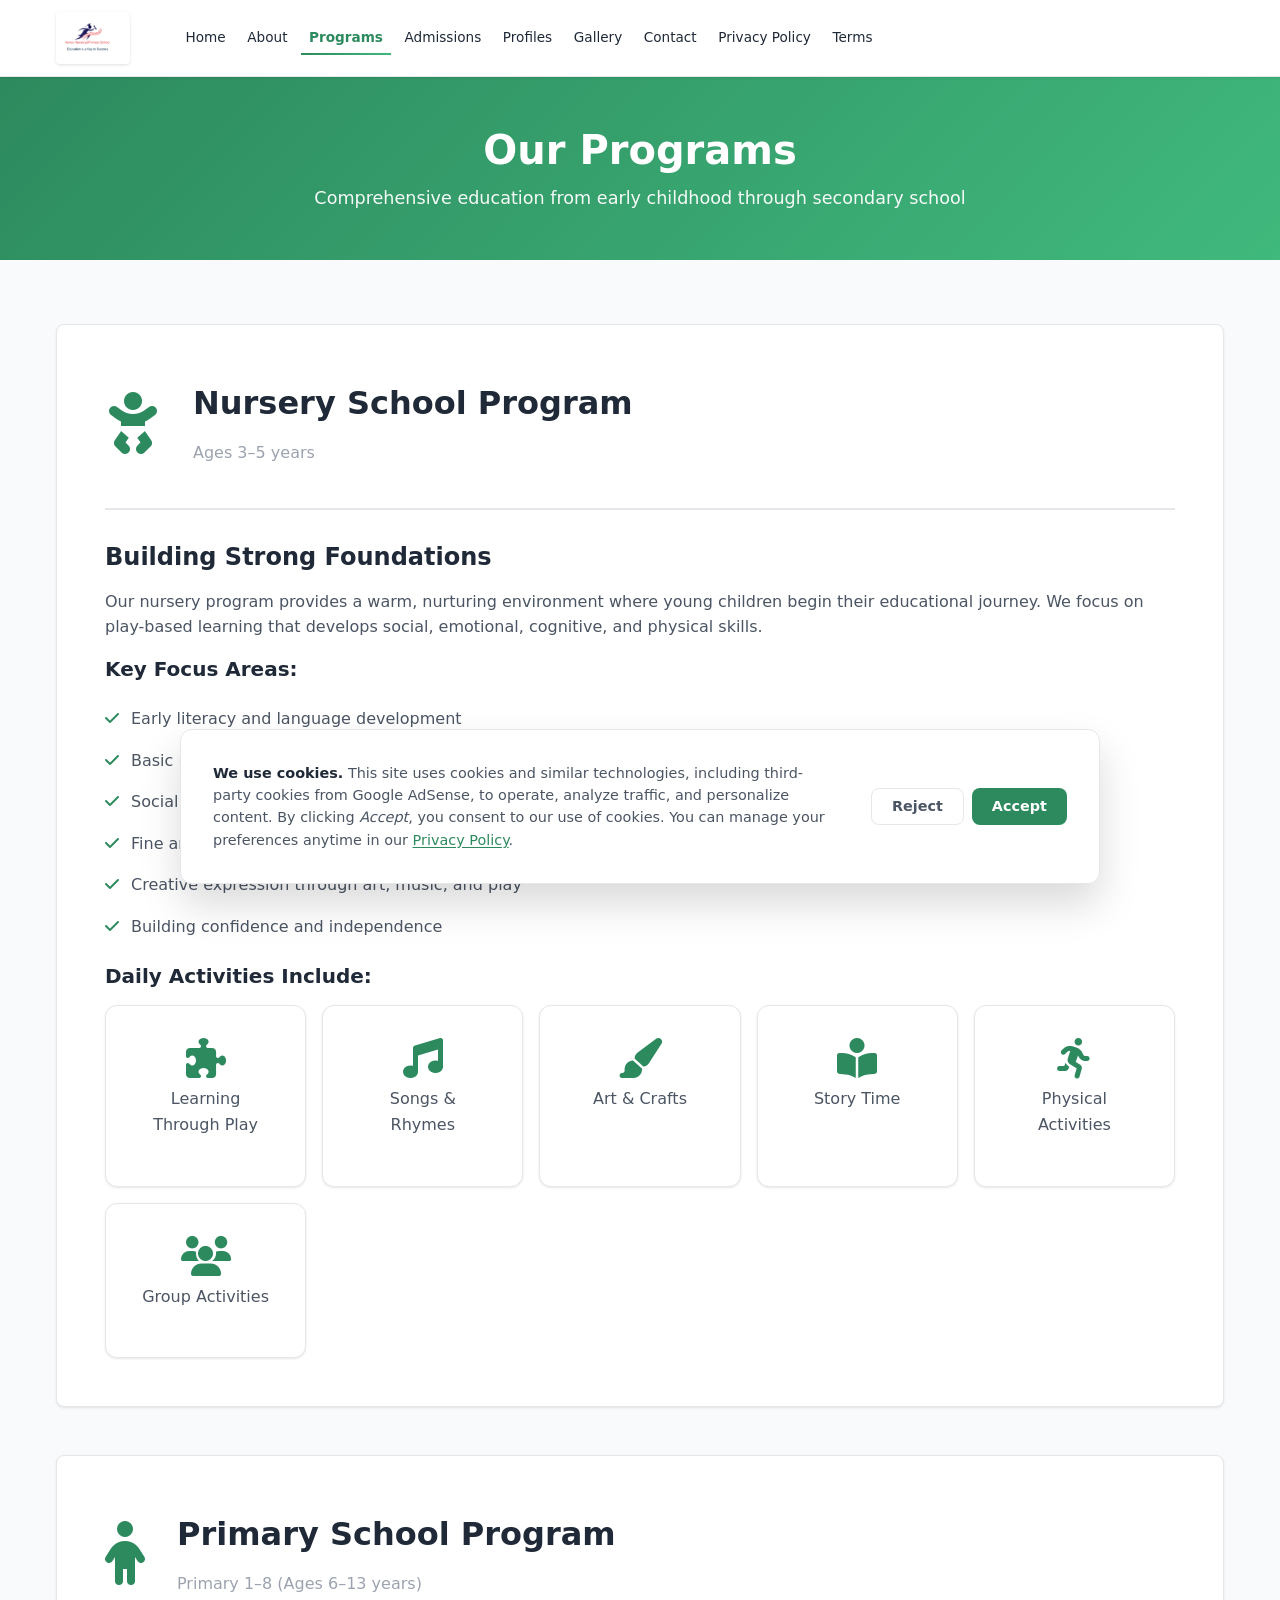
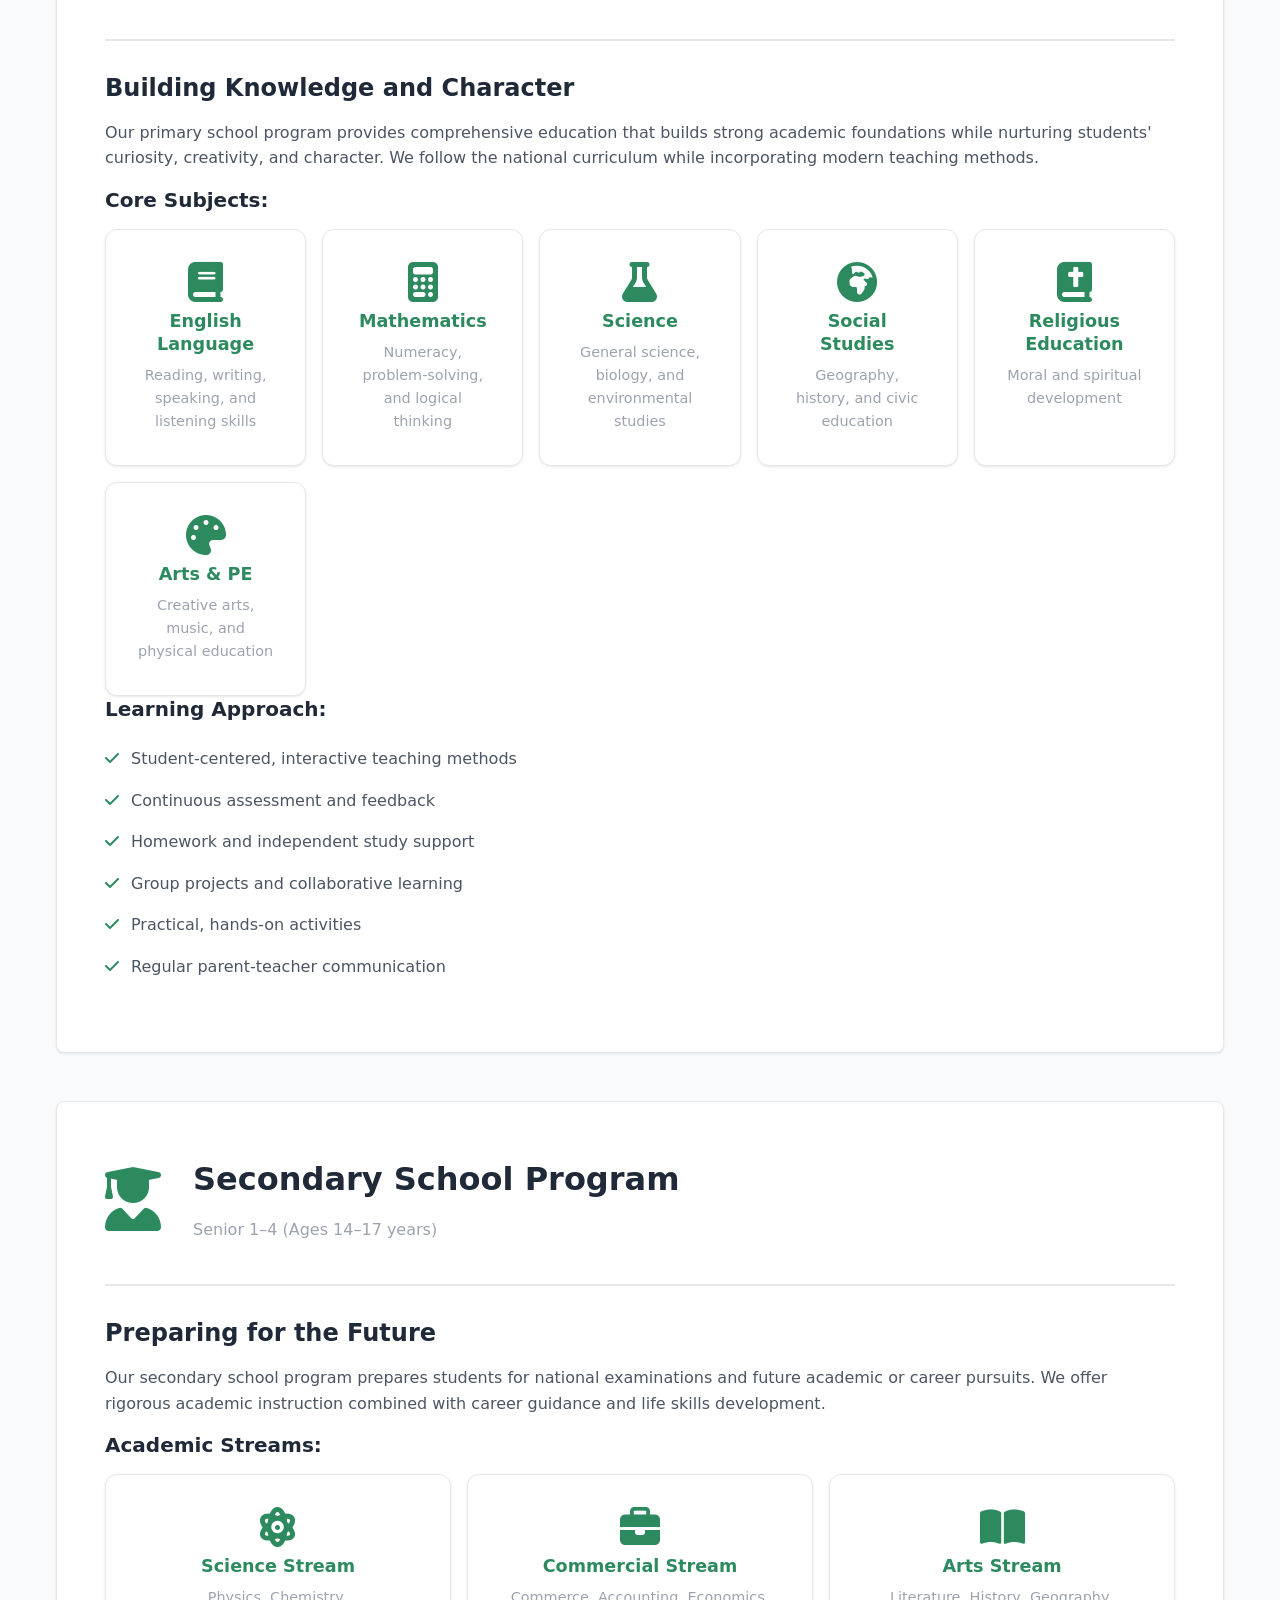
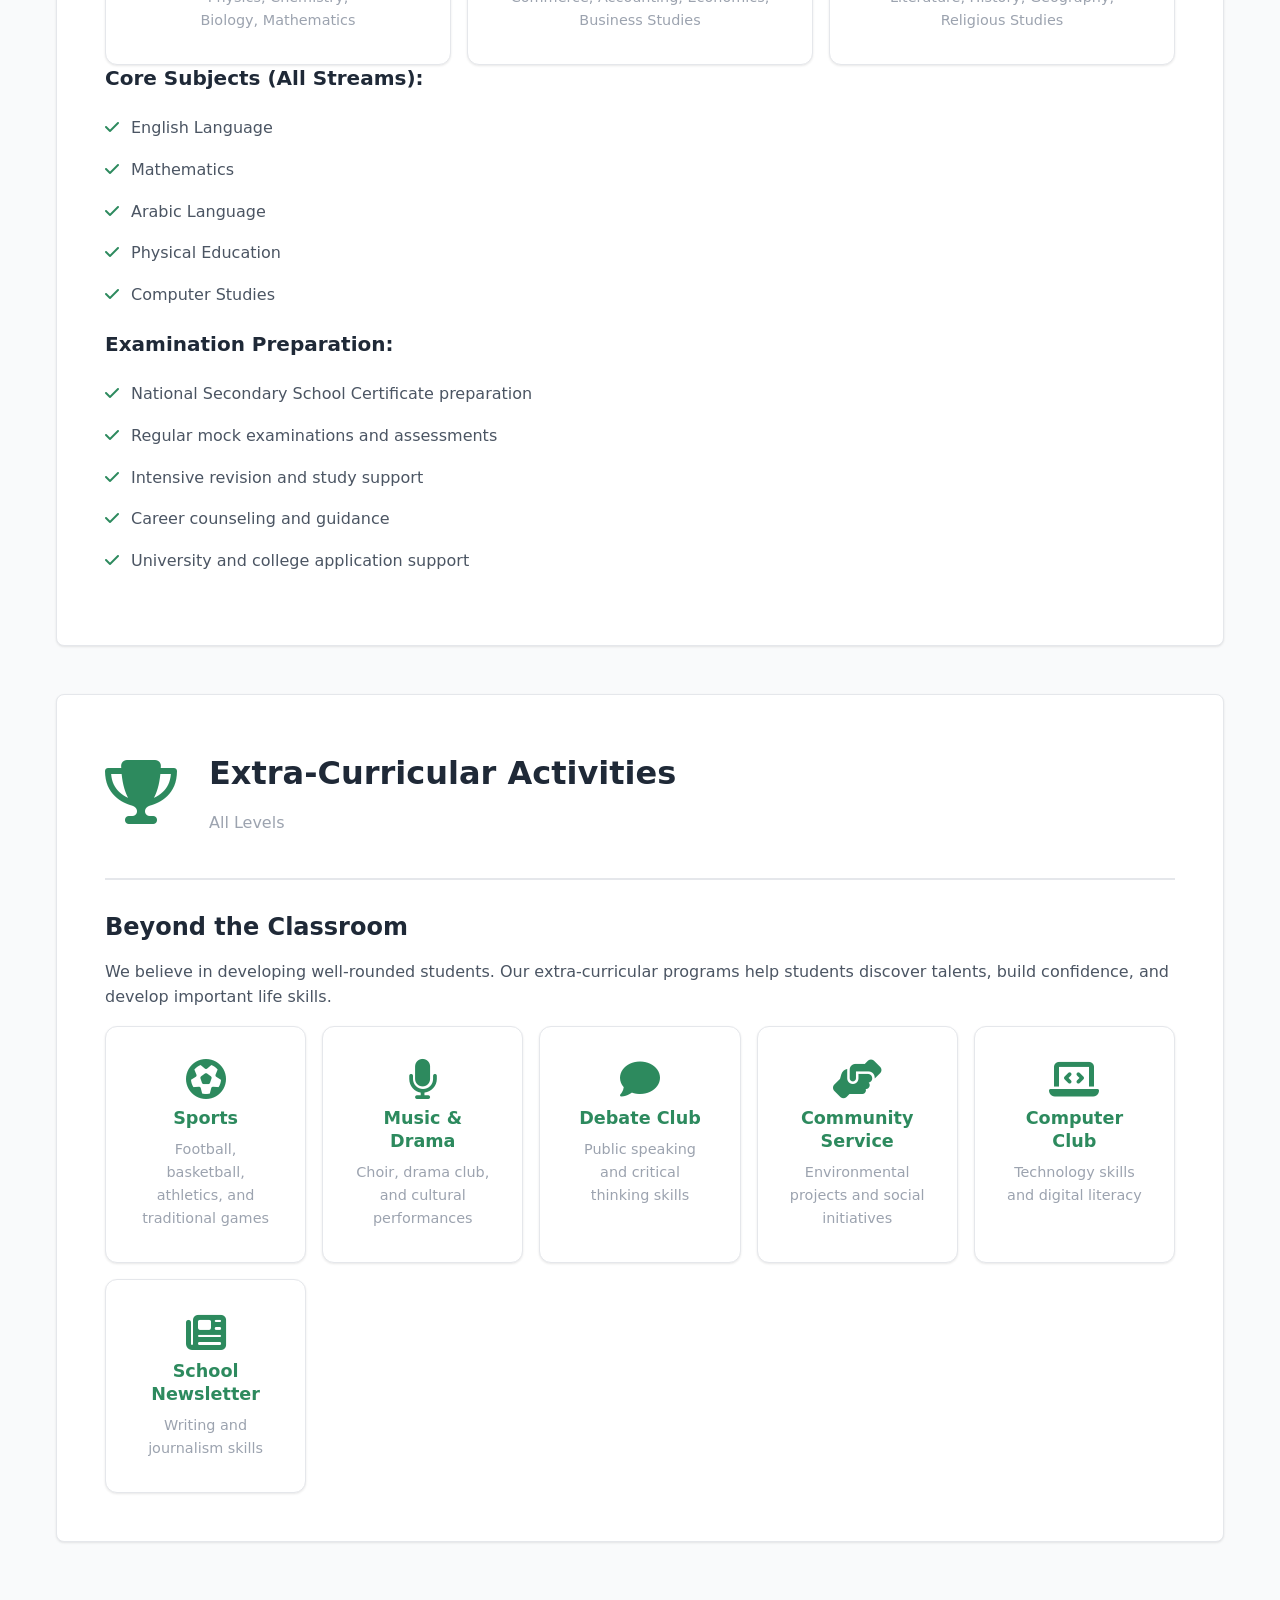
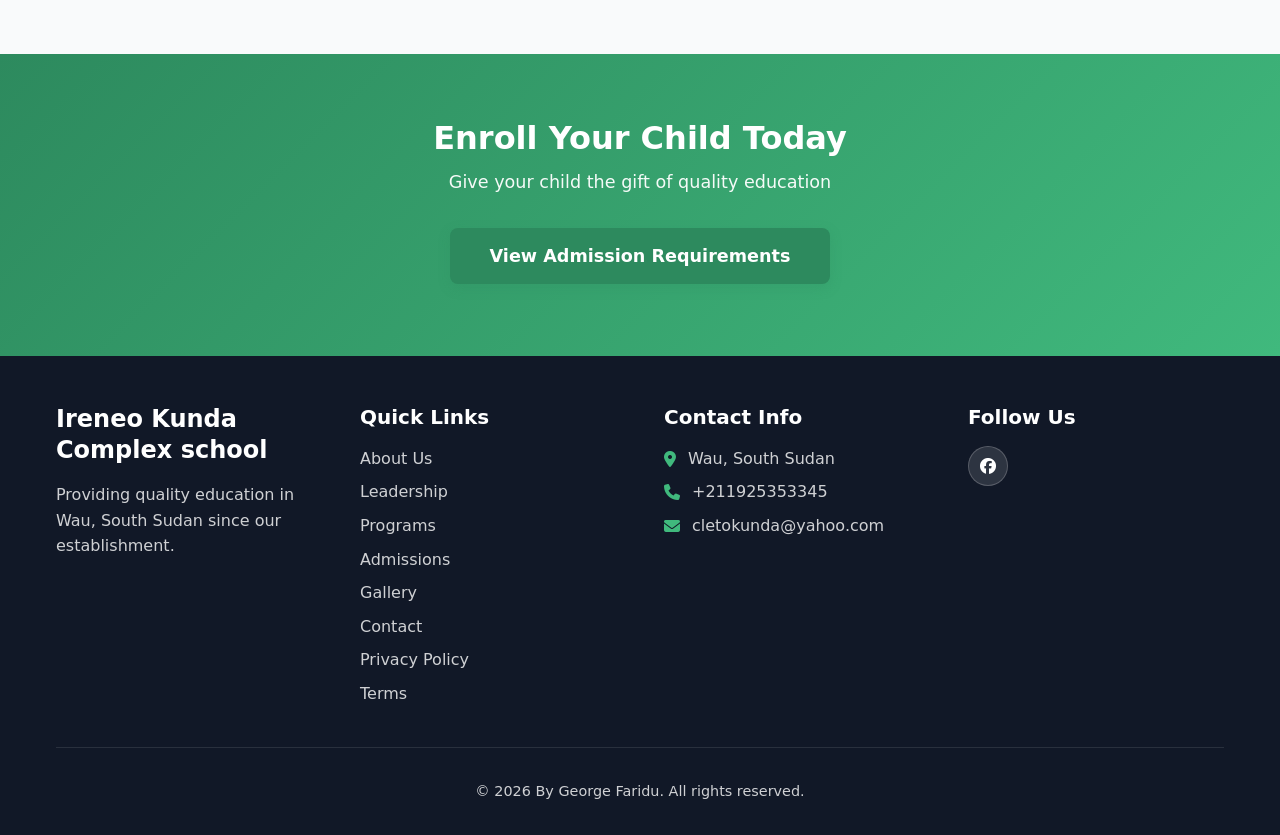
<file: programs.html>
<!DOCTYPE html>
<html lang="en">
<head>
    <meta charset="UTF-8">
    <meta name="viewport" content="width=device-width, initial-scale=1.0">
    <meta name="theme-color" content="#2d8a5e">
    <meta name="description" content="Educational Programs at Ireneo Kunda Complex - Nursery, Primary, and Secondary School programs in Wau, South Sudan">
    <title>Programs - Ireneo Kunda Complex school</title>
    <meta name="robots" content="index, follow">
    <link rel="canonical" href="https://ireneokundaschool.site/programs.html">
    <link rel="icon" type="image/png" href="images/logo/logo.png">
    <meta name="google-site-verification" content="GKEe_OxaUqNQoQ4OQjw7r3AsDTS3BZSKoAs1N0YMtJU">
    <meta property="og:type" content="website">
    <meta property="og:title" content="Programs - Ireneo Kunda Complex school">
    <meta property="og:description" content="Explore our Nursery, Primary, and Secondary school programs at Ireneo Kunda Complex school.">
    <meta property="og:url" content="https://ireneokundaschool.site/programs.html">
    <link rel="stylesheet" href="css/style.css">
    <link rel="stylesheet" href="https://cdnjs.cloudflare.com/ajax/libs/font-awesome/6.4.0/css/all.min.css">
</head>
<body>
    <!-- Navigation -->
    <nav class="navbar">
        <div class="container">
            <div class="nav-wrapper">
                <a href="index.html" class="logo">
                    <img src="images/logo/logo.png" alt="Ireneo Kunda Complex Logo" class="logo-img" width="50" height="50" fetchpriority="high">
                </a>
                <button class="mobile-toggle" aria-label="Toggle menu" aria-expanded="false" aria-controls="nav-menu">
                    <span></span>
                    <span></span>
                    <span></span>
                </button>
                <ul class="nav-menu" id="nav-menu">
                    <li><a href="index.html">Home</a></li>
                    <li><a href="about.html">About</a></li>
                    <li><a href="programs.html" class="active">Programs</a></li>
                    <li><a href="admissions.html">Admissions</a></li>
                    <li><a href="profile.html">Profiles</a></li>
                    <li><a href="gallery.html">Gallery</a></li>
                    <li><a href="contact.html">Contact</a></li>
                    <li><a href="privacy-policy.html">Privacy Policy</a></li>
                    <li><a href="terms.html">Terms</a></li>
                </ul>
            </div>
        </div>
    </nav>

    <!-- Page Header -->
    <section class="page-header">
        <div class="container">
            <h1>Our Programs</h1>
            <p>Comprehensive education from early childhood through secondary school</p>
        </div>
    </section>

    <!-- Programs Overview -->
    <section class="programs-section">
        <div class="container">
            <!-- Nursery Program -->
            <div id="nursery" class="program-detail">
                <div class="program-header">
                    <div class="program-icon-large">
                        <i class="fas fa-baby" aria-hidden="true"></i>
                    </div>
                    <div>
                        <h2>Nursery School Program</h2>
                        <p class="program-ages">Ages 3–5 years</p>
                    </div>
                </div>
                <div class="program-content">
                    <h3>Building Strong Foundations</h3>
                    <p>Our nursery program provides a warm, nurturing environment where young children begin their educational journey. We focus on play-based learning that develops social, emotional, cognitive, and physical skills.</p>

                    <h4>Key Focus Areas:</h4>
                    <ul class="program-list">
                        <li><i class="fas fa-check" aria-hidden="true"></i> Early literacy and language development</li>
                        <li><i class="fas fa-check" aria-hidden="true"></i> Basic numeracy and problem-solving skills</li>
                        <li><i class="fas fa-check" aria-hidden="true"></i> Social interaction and emotional development</li>
                        <li><i class="fas fa-check" aria-hidden="true"></i> Fine and gross motor skill development</li>
                        <li><i class="fas fa-check" aria-hidden="true"></i> Creative expression through art, music, and play</li>
                        <li><i class="fas fa-check" aria-hidden="true"></i> Building confidence and independence</li>
                    </ul>

                    <h4>Daily Activities Include:</h4>
                    <div class="activities-grid">
                        <div class="activity-card">
                            <i class="fas fa-puzzle-piece" aria-hidden="true"></i>
                            <p>Learning Through Play</p>
                        </div>
                        <div class="activity-card">
                            <i class="fas fa-music" aria-hidden="true"></i>
                            <p>Songs & Rhymes</p>
                        </div>
                        <div class="activity-card">
                            <i class="fas fa-paint-brush" aria-hidden="true"></i>
                            <p>Art & Crafts</p>
                        </div>
                        <div class="activity-card">
                            <i class="fas fa-book-reader" aria-hidden="true"></i>
                            <p>Story Time</p>
                        </div>
                        <div class="activity-card">
                            <i class="fas fa-running" aria-hidden="true"></i>
                            <p>Physical Activities</p>
                        </div>
                        <div class="activity-card">
                            <i class="fas fa-users" aria-hidden="true"></i>
                            <p>Group Activities</p>
                        </div>
                    </div>
                </div>
            </div>

            <!-- Primary Program -->
            <div id="primary" class="program-detail">
                <div class="program-header">
                    <div class="program-icon-large">
                        <i class="fas fa-child" aria-hidden="true"></i>
                    </div>
                    <div>
                        <h2>Primary School Program</h2>
                        <p class="program-ages">Primary 1–8 (Ages 6–13 years)</p>
                    </div>
                </div>
                <div class="program-content">
                    <h3>Building Knowledge and Character</h3>
                    <p>Our primary school program provides comprehensive education that builds strong academic foundations while nurturing students' curiosity, creativity, and character. We follow the national curriculum while incorporating modern teaching methods.</p>

                    <h4>Core Subjects:</h4>
                    <div class="subjects-grid">
                        <div class="subject-card">
                            <i class="fas fa-book" aria-hidden="true"></i>
                            <h5>English Language</h5>
                            <p>Reading, writing, speaking, and listening skills</p>
                        </div>
                        <div class="subject-card">
                            <i class="fas fa-calculator" aria-hidden="true"></i>
                            <h5>Mathematics</h5>
                            <p>Numeracy, problem-solving, and logical thinking</p>
                        </div>
                        <div class="subject-card">
                            <i class="fas fa-flask" aria-hidden="true"></i>
                            <h5>Science</h5>
                            <p>General science, biology, and environmental studies</p>
                        </div>
                        <div class="subject-card">
                            <i class="fas fa-globe-africa" aria-hidden="true"></i>
                            <h5>Social Studies</h5>
                            <p>Geography, history, and civic education</p>
                        </div>
                        <div class="subject-card">
                            <i class="fas fa-bible" aria-hidden="true"></i>
                            <h5>Religious Education</h5>
                            <p>Moral and spiritual development</p>
                        </div>
                        <div class="subject-card">
                            <i class="fas fa-palette" aria-hidden="true"></i>
                            <h5>Arts & PE</h5>
                            <p>Creative arts, music, and physical education</p>
                        </div>
                    </div>

                    <h4>Learning Approach:</h4>
                    <ul class="program-list">
                        <li><i class="fas fa-check" aria-hidden="true"></i> Student-centered, interactive teaching methods</li>
                        <li><i class="fas fa-check" aria-hidden="true"></i> Continuous assessment and feedback</li>
                        <li><i class="fas fa-check" aria-hidden="true"></i> Homework and independent study support</li>
                        <li><i class="fas fa-check" aria-hidden="true"></i> Group projects and collaborative learning</li>
                        <li><i class="fas fa-check" aria-hidden="true"></i> Practical, hands-on activities</li>
                        <li><i class="fas fa-check" aria-hidden="true"></i> Regular parent-teacher communication</li>
                    </ul>
                </div>
            </div>

            <!-- Secondary Program -->
            <div id="secondary" class="program-detail">
                <div class="program-header">
                    <div class="program-icon-large">
                        <i class="fas fa-user-graduate" aria-hidden="true"></i>
                    </div>
                    <div>
                        <h2>Secondary School Program</h2>
                        <p class="program-ages">Senior 1–4 (Ages 14–17 years)</p>
                    </div>
                </div>
                <div class="program-content">
                    <h3>Preparing for the Future</h3>
                    <p>Our secondary school program prepares students for national examinations and future academic or career pursuits. We offer rigorous academic instruction combined with career guidance and life skills development.</p>

                    <h4>Academic Streams:</h4>
                    <div class="streams-grid">
                        <div class="stream-card">
                            <i class="fas fa-atom" aria-hidden="true"></i>
                            <h5>Science Stream</h5>
                            <p>Physics, Chemistry, Biology, Mathematics</p>
                        </div>
                        <div class="stream-card">
                            <i class="fas fa-briefcase" aria-hidden="true"></i>
                            <h5>Commercial Stream</h5>
                            <p>Commerce, Accounting, Economics, Business Studies</p>
                        </div>
                        <div class="stream-card">
                            <i class="fas fa-book-open" aria-hidden="true"></i>
                            <h5>Arts Stream</h5>
                            <p>Literature, History, Geography, Religious Studies</p>
                        </div>
                    </div>

                    <h4>Core Subjects (All Streams):</h4>
                    <ul class="program-list">
                        <li><i class="fas fa-check" aria-hidden="true"></i> English Language</li>
                        <li><i class="fas fa-check" aria-hidden="true"></i> Mathematics</li>
                        <li><i class="fas fa-check" aria-hidden="true"></i> Arabic Language</li>
                        <li><i class="fas fa-check" aria-hidden="true"></i> Physical Education</li>
                        <li><i class="fas fa-check" aria-hidden="true"></i> Computer Studies</li>
                    </ul>

                    <h4>Examination Preparation:</h4>
                    <ul class="program-list">
                        <li><i class="fas fa-check" aria-hidden="true"></i> National Secondary School Certificate preparation</li>
                        <li><i class="fas fa-check" aria-hidden="true"></i> Regular mock examinations and assessments</li>
                        <li><i class="fas fa-check" aria-hidden="true"></i> Intensive revision and study support</li>
                        <li><i class="fas fa-check" aria-hidden="true"></i> Career counseling and guidance</li>
                        <li><i class="fas fa-check" aria-hidden="true"></i> University and college application support</li>
                    </ul>
                </div>
            </div>

            <!-- Extra-Curricular Activities -->
            <div class="program-detail">
                <div class="program-header">
                    <div class="program-icon-large">
                        <i class="fas fa-trophy" aria-hidden="true"></i>
                    </div>
                    <div>
                        <h2>Extra-Curricular Activities</h2>
                        <p class="program-ages">All Levels</p>
                    </div>
                </div>
                <div class="program-content">
                    <h3>Beyond the Classroom</h3>
                    <p>We believe in developing well-rounded students. Our extra-curricular programs help students discover talents, build confidence, and develop important life skills.</p>

                    <div class="activities-detail-grid">
                        <div class="activity-detail-card">
                            <i class="fas fa-futbol" aria-hidden="true"></i>
                            <h5>Sports</h5>
                            <p>Football, basketball, athletics, and traditional games</p>
                        </div>
                        <div class="activity-detail-card">
                            <i class="fas fa-microphone" aria-hidden="true"></i>
                            <h5>Music & Drama</h5>
                            <p>Choir, drama club, and cultural performances</p>
                        </div>
                        <div class="activity-detail-card">
                            <i class="fas fa-comment" aria-hidden="true"></i>
                            <h5>Debate Club</h5>
                            <p>Public speaking and critical thinking skills</p>
                        </div>
                        <div class="activity-detail-card">
                            <i class="fas fa-hands-helping" aria-hidden="true"></i>
                            <h5>Community Service</h5>
                            <p>Environmental projects and social initiatives</p>
                        </div>
                        <div class="activity-detail-card">
                            <i class="fas fa-laptop-code" aria-hidden="true"></i>
                            <h5>Computer Club</h5>
                            <p>Technology skills and digital literacy</p>
                        </div>
                        <div class="activity-detail-card">
                            <i class="fas fa-newspaper" aria-hidden="true"></i>
                            <h5>School Newsletter</h5>
                            <p>Writing and journalism skills</p>
                        </div>
                    </div>
                </div>
            </div>
        </div>
    </section>

    <!-- Call to Action -->
    <section class="cta-section">
        <div class="container">
            <h2>Enroll Your Child Today</h2>
            <p>Give your child the gift of quality education</p>
            <a href="admissions.html" class="btn btn-primary btn-large">View Admission Requirements</a>
        </div>
    </section>

    <!-- Footer -->
    <footer class="footer">
        <div class="container">
            <div class="footer-grid">
                <div class="footer-col">
                    <h3>Ireneo Kunda Complex school</h3>
                    <p>Providing quality education in Wau, South Sudan since our establishment.</p>
                </div>
                <div class="footer-col">
                    <h4>Quick Links</h4>
                    <ul>
                        <li><a href="about.html">About Us</a></li>
                        <li><a href="profile.html">Leadership</a></li>
                        <li><a href="programs.html">Programs</a></li>
                        <li><a href="admissions.html">Admissions</a></li>
                        <li><a href="gallery.html">Gallery</a></li>
                        <li><a href="contact.html">Contact</a></li>
                        <li><a href="privacy-policy.html">Privacy Policy</a></li>
                    <li><a href="terms.html">Terms</a></li>
                    </ul>
                </div>
                <div class="footer-col">
                    <h4>Contact Info</h4>
                    <ul class="contact-info">
                        <li><i class="fas fa-map-marker-alt" aria-hidden="true"></i> Wau, South Sudan</li>
                        <li><i class="fas fa-phone" aria-hidden="true"></i> <a href="tel:+211925353345">+211925353345</a></li>
                        <li><i class="fas fa-envelope" aria-hidden="true"></i> <a href="mailto:cletokunda@yahoo.com">cletokunda@yahoo.com</a></li>
                    </ul>
                </div>
                <div class="footer-col">
                    <h4>Follow Us</h4>
                    <div class="social-links">
                        <a href="https://facebook.com" target="_blank" rel="noopener noreferrer" aria-label="Facebook"><i class="fab fa-facebook" aria-hidden="true"></i></a>
                    </div>
                </div>
            </div>
            <div class="footer-bottom">
                <p>&copy; 2026 By George Faridu. All rights reserved.</p>
            </div>
        </div>
    </footer>

    <script src="js/main.js"></script>
    <script src="js/cookie-banner.js"></script>
</body>
</html>
</file>
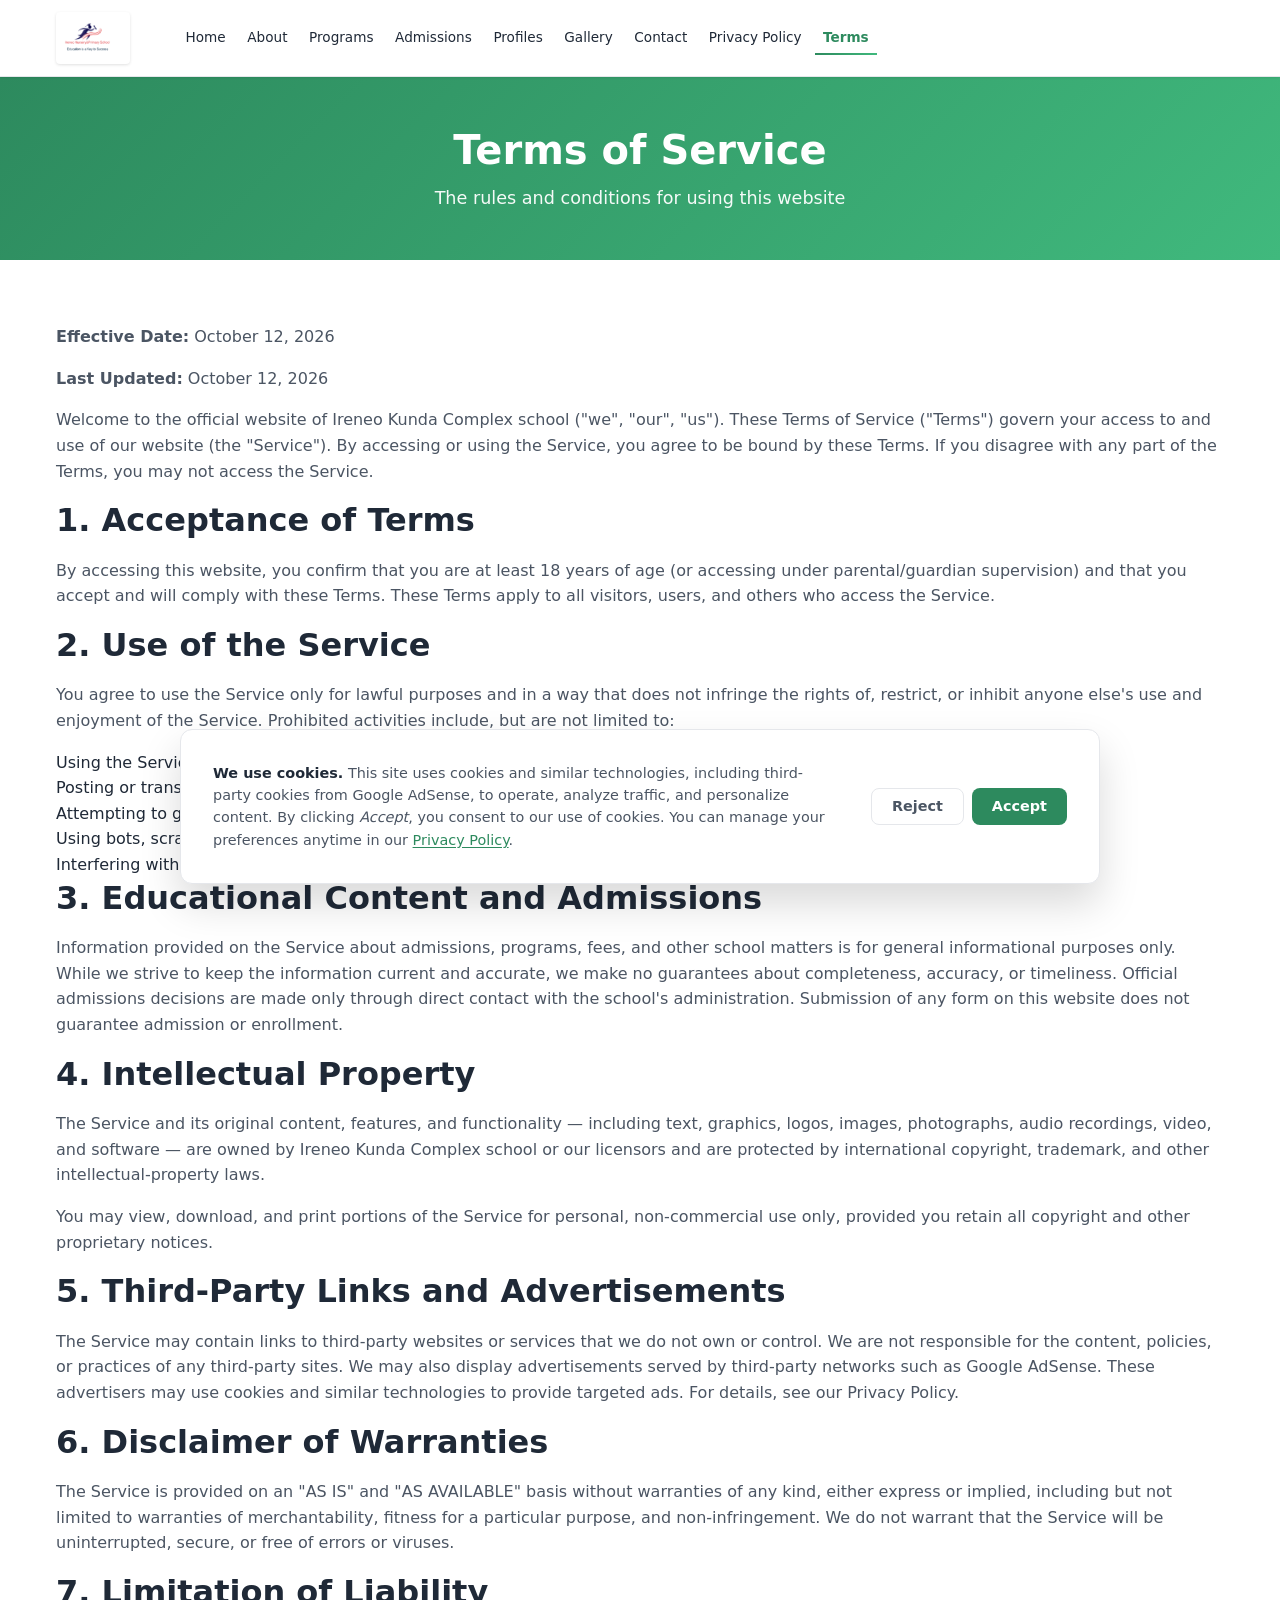
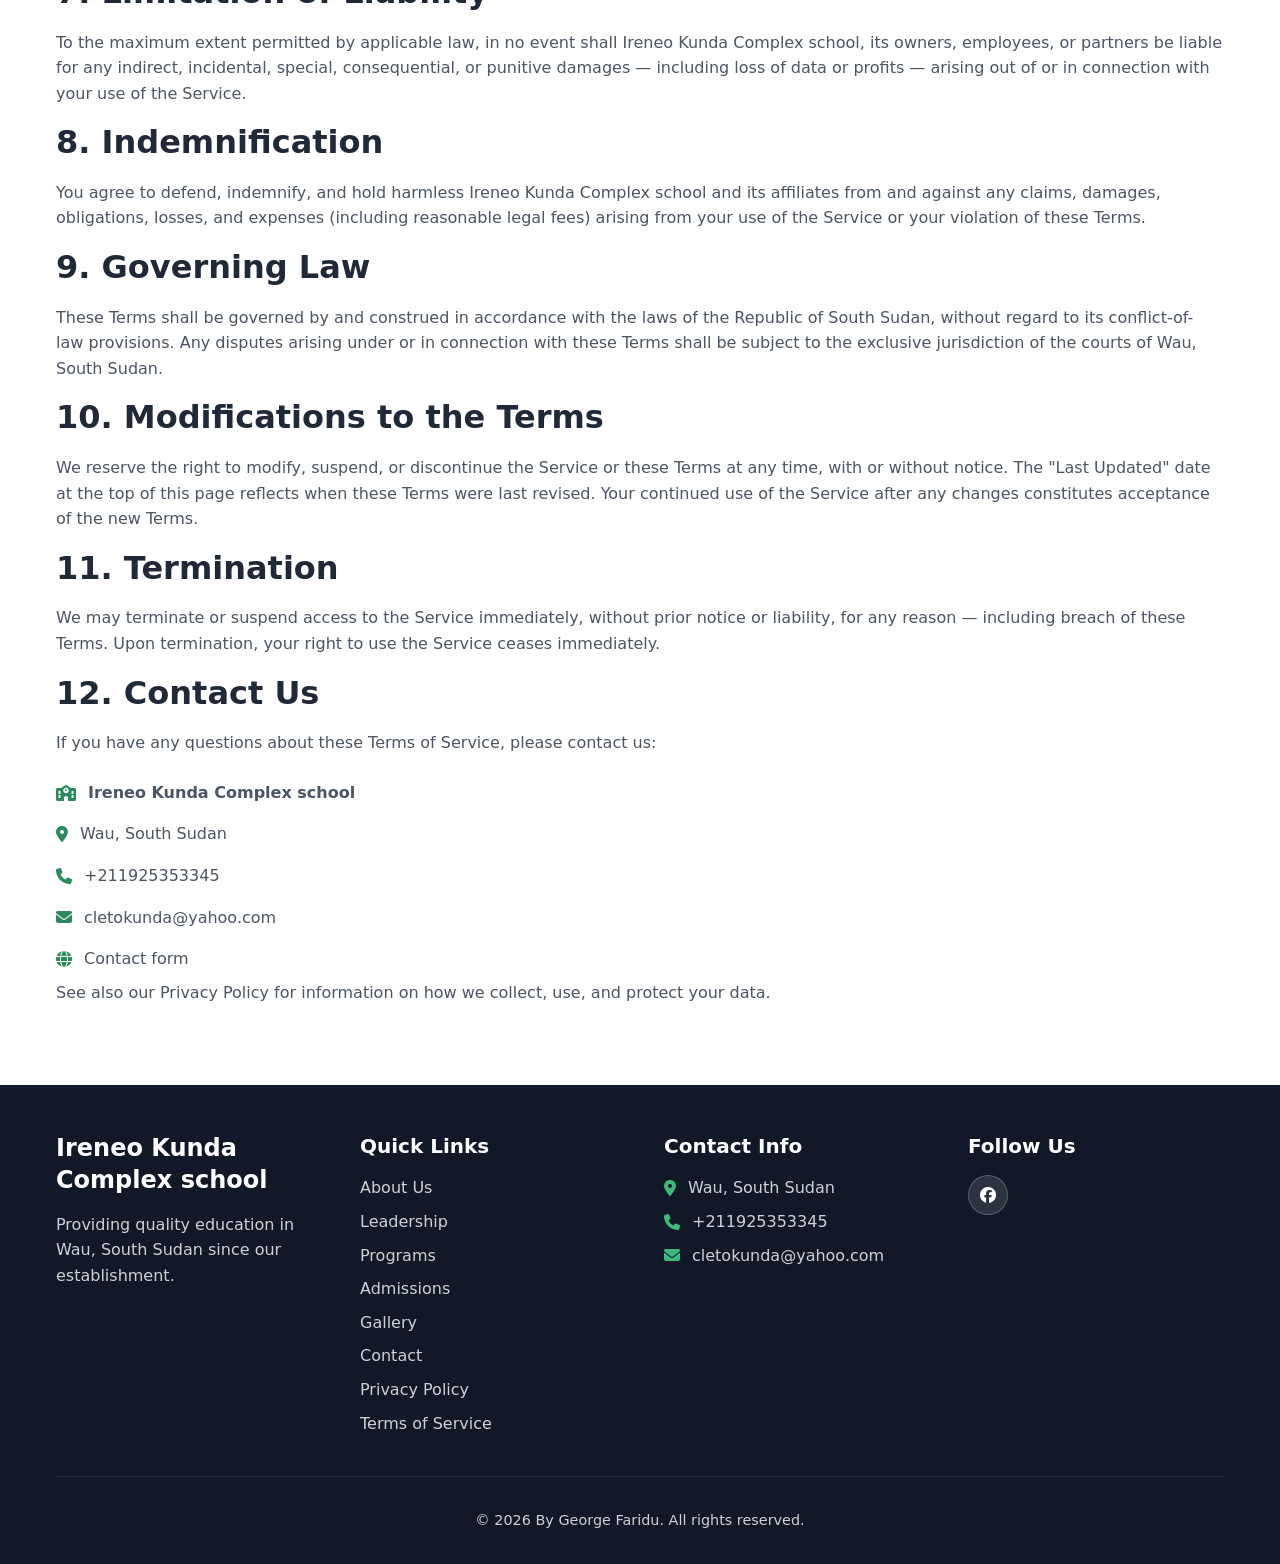
<file: terms.html>
<!DOCTYPE html>
<html lang="en">
<head>
    <meta charset="UTF-8">
    <meta name="viewport" content="width=device-width, initial-scale=1.0">
    <meta name="theme-color" content="#2d8a5e">
    <meta name="description" content="Terms of Service for Ireneo Kunda Complex school - The rules and conditions governing your use of our website.">
    <meta name="robots" content="index, follow">
    <title>Terms of Service - Ireneo Kunda Complex school</title>
    <link rel="canonical" href="terms.html">
    <link rel="icon" type="image/png" href="images/logo/logo.png">
    <meta name="google-site-verification" content="GKEe_OxaUqNQoQ4OQjw7r3AsDTS3BZSKoAs1N0YMtJU">
    <link rel="stylesheet" href="css/style.css">
    <link rel="stylesheet" href="https://cdnjs.cloudflare.com/ajax/libs/font-awesome/6.4.0/css/all.min.css">
</head>
<body>
    <!-- Navigation -->
    <nav class="navbar">
        <div class="container">
            <div class="nav-wrapper">
                <a href="index.html" class="logo">
                    <img src="images/logo/logo.png" alt="Ireneo Kunda Complex school Logo" class="logo-img" width="50" height="50" fetchpriority="high">
                </a>
                <button class="mobile-toggle" aria-label="Toggle menu" aria-expanded="false" aria-controls="nav-menu">
                    <span></span>
                    <span></span>
                    <span></span>
                </button>
                <ul class="nav-menu" id="nav-menu">
                    <li><a href="index.html">Home</a></li>
                    <li><a href="about.html">About</a></li>
                    <li><a href="programs.html">Programs</a></li>
                    <li><a href="admissions.html">Admissions</a></li>
                    <li><a href="profile.html">Profiles</a></li>
                    <li><a href="gallery.html">Gallery</a></li>
                    <li><a href="contact.html">Contact</a></li>
                    <li><a href="privacy-policy.html">Privacy Policy</a></li>
                    <li><a href="terms.html" class="active">Terms</a></li>
                </ul>
            </div>
        </div>
    </nav>

    <!-- Page Header -->
    <section class="page-header">
        <div class="container">
            <h1>Terms of Service</h1>
            <p>The rules and conditions for using this website</p>
        </div>
    </section>

    <!-- Terms Content -->
    <section class="about-content">
        <div class="container">
            <div class="content-section">
                <p><strong>Effective Date:</strong> October 12, 2026</p>
                <p><strong>Last Updated:</strong> October 12, 2026</p>
                <p>Welcome to the official website of Ireneo Kunda Complex school ("we", "our", "us"). These Terms of
                Service ("Terms") govern your access to and use of <a href="index.html">our website</a> (the
                "Service"). By accessing or using the Service, you agree to be bound by these Terms. If you disagree
                with any part of the Terms, you may not access the Service.</p>
            </div>

            <!-- 1. Acceptance -->
            <div class="content-section">
                <h2>1. Acceptance of Terms</h2>
                <p>By accessing this website, you confirm that you are at least 18 years of age (or accessing under
                parental/guardian supervision) and that you accept and will comply with these Terms. These Terms
                apply to all visitors, users, and others who access the Service.</p>
            </div>

            <!-- 2. Use of the Service -->
            <div class="content-section">
                <h2>2. Use of the Service</h2>
                <p>You agree to use the Service only for lawful purposes and in a way that does not infringe the
                rights of, restrict, or inhibit anyone else's use and enjoyment of the Service. Prohibited
                activities include, but are not limited to:</p>
                <ul>
                    <li>Using the Service to harass, abuse, defame, threaten, or defraud any person.</li>
                    <li>Posting or transmitting any unlawful, harmful, obscene, or otherwise objectionable content.</li>
                    <li>Attempting to gain unauthorized access to any portion or feature of the Service.</li>
                    <li>Using bots, scrapers, or other automated means to access the Service or extract data.</li>
                    <li>Interfering with or disrupting the integrity or performance of the Service.</li>
                </ul>
            </div>

            <!-- 3. Educational Content -->
            <div class="content-section">
                <h2>3. Educational Content and Admissions</h2>
                <p>Information provided on the Service about admissions, programs, fees, and other school matters is
                for general informational purposes only. While we strive to keep the information current and accurate,
                we make no guarantees about completeness, accuracy, or timeliness. Official admissions decisions are
                made only through direct contact with the school's administration. Submission of any form on this
                website does not guarantee admission or enrollment.</p>
            </div>

            <!-- 4. Intellectual Property -->
            <div class="content-section">
                <h2>4. Intellectual Property</h2>
                <p>The Service and its original content, features, and functionality — including text, graphics,
                logos, images, photographs, audio recordings, video, and software — are owned by Ireneo Kunda
                Complex school or our licensors and are protected by international copyright, trademark, and other
                intellectual-property laws.</p>
                <p>You may view, download, and print portions of the Service for personal, non-commercial use only,
                provided you retain all copyright and other proprietary notices.</p>
            </div>

            <!-- 5. Third-Party Links and Ads -->
            <div class="content-section">
                <h2>5. Third-Party Links and Advertisements</h2>
                <p>The Service may contain links to third-party websites or services that we do not own or control.
                We are not responsible for the content, policies, or practices of any third-party sites. We may also
                display advertisements served by third-party networks such as Google AdSense. These advertisers may
                use cookies and similar technologies to provide targeted ads. For details, see our
                <a href="privacy-policy.html">Privacy Policy</a>.</p>
            </div>

            <!-- 6. Disclaimer of Warranties -->
            <div class="content-section">
                <h2>6. Disclaimer of Warranties</h2>
                <p>The Service is provided on an "AS IS" and "AS AVAILABLE" basis without warranties of any kind,
                either express or implied, including but not limited to warranties of merchantability, fitness for a
                particular purpose, and non-infringement. We do not warrant that the Service will be uninterrupted,
                secure, or free of errors or viruses.</p>
            </div>

            <!-- 7. Limitation of Liability -->
            <div class="content-section">
                <h2>7. Limitation of Liability</h2>
                <p>To the maximum extent permitted by applicable law, in no event shall Ireneo Kunda Complex school,
                its owners, employees, or partners be liable for any indirect, incidental, special, consequential, or
                punitive damages — including loss of data or profits — arising out of or in connection with your use
                of the Service.</p>
            </div>

            <!-- 8. Indemnification -->
            <div class="content-section">
                <h2>8. Indemnification</h2>
                <p>You agree to defend, indemnify, and hold harmless Ireneo Kunda Complex school and its affiliates
                from and against any claims, damages, obligations, losses, and expenses (including reasonable legal
                fees) arising from your use of the Service or your violation of these Terms.</p>
            </div>

            <!-- 9. Governing Law -->
            <div class="content-section">
                <h2>9. Governing Law</h2>
                <p>These Terms shall be governed by and construed in accordance with the laws of the Republic of South
                Sudan, without regard to its conflict-of-law provisions. Any disputes arising under or in connection
                with these Terms shall be subject to the exclusive jurisdiction of the courts of Wau, South Sudan.</p>
            </div>

            <!-- 10. Modifications -->
            <div class="content-section">
                <h2>10. Modifications to the Terms</h2>
                <p>We reserve the right to modify, suspend, or discontinue the Service or these Terms at any time,
                with or without notice. The "Last Updated" date at the top of this page reflects when these Terms
                were last revised. Your continued use of the Service after any changes constitutes acceptance of the
                new Terms.</p>
            </div>

            <!-- 11. Termination -->
            <div class="content-section">
                <h2>11. Termination</h2>
                <p>We may terminate or suspend access to the Service immediately, without prior notice or liability,
                for any reason — including breach of these Terms. Upon termination, your right to use the Service
                ceases immediately.</p>
            </div>

            <!-- 12. Contact -->
            <div class="content-section">
                <h2>12. Contact Us</h2>
                <p>If you have any questions about these Terms of Service, please contact us:</p>
                <ul class="facilities-list">
                    <li><i class="fas fa-school" aria-hidden="true"></i> <strong>Ireneo Kunda Complex school</strong></li>
                    <li><i class="fas fa-map-marker-alt" aria-hidden="true"></i> Wau, South Sudan</li>
                    <li><i class="fas fa-phone" aria-hidden="true"></i> <a href="tel:+211925353345">+211925353345</a></li>
                    <li><i class="fas fa-envelope" aria-hidden="true"></i> <a href="mailto:cletokunda@yahoo.com">cletokunda@yahoo.com</a></li>
                    <li><i class="fas fa-globe" aria-hidden="true"></i> <a href="contact.html">Contact form</a></li>
                </ul>
                <p>See also our <a href="privacy-policy.html">Privacy Policy</a> for information on how we collect,
                use, and protect your data.</p>
            </div>
        </div>
    </section>

    <!-- Footer -->
    <footer class="footer">
        <div class="container">
            <div class="footer-grid">
                <div class="footer-col">
                    <h3>Ireneo Kunda Complex school</h3>
                    <p>Providing quality education in Wau, South Sudan since our establishment.</p>
                </div>
                <div class="footer-col">
                    <h4>Quick Links</h4>
                    <ul>
                        <li><a href="about.html">About Us</a></li>
                        <li><a href="profile.html">Leadership</a></li>
                        <li><a href="programs.html">Programs</a></li>
                        <li><a href="admissions.html">Admissions</a></li>
                        <li><a href="gallery.html">Gallery</a></li>
                        <li><a href="contact.html">Contact</a></li>
                        <li><a href="privacy-policy.html">Privacy Policy</a></li>
                        <li><a href="terms.html">Terms of Service</a></li>
                    </ul>
                </div>
                <div class="footer-col">
                    <h4>Contact Info</h4>
                    <ul class="contact-info">
                        <li><i class="fas fa-map-marker-alt" aria-hidden="true"></i> Wau, South Sudan</li>
                        <li><i class="fas fa-phone" aria-hidden="true"></i> <a href="tel:+211925353345">+211925353345</a></li>
                        <li><i class="fas fa-envelope" aria-hidden="true"></i> <a href="mailto:cletokunda@yahoo.com">cletokunda@yahoo.com</a></li>
                    </ul>
                </div>
                <div class="footer-col">
                    <h4>Follow Us</h4>
                    <div class="social-links">
                        <a href="https://facebook.com" target="_blank" rel="noopener noreferrer" aria-label="Facebook"><i class="fab fa-facebook" aria-hidden="true"></i></a>
                    </div>
                </div>
            </div>
            <div class="footer-bottom">
                <p>&copy; 2026 By George Faridu. All rights reserved.</p>
            </div>
        </div>
    </footer>

    <script src="js/main.js"></script>
    <script src="js/cookie-banner.js"></script>
</body>
</html>
</file>
<file: css/style.css>
/**
 * Ireneo Kunda Complex Website - Consolidated Stylesheet
 * Single unified styling system with design tokens, dark theme, responsive layouts,
 * components, forms, gallery, announcements, and animations.
 */

/* ==========================================
   1. DESIGN TOKENS & THEMING
   ========================================== */
:root {
    color-scheme: light dark;
    /* Brand Colors - Primary Green */
    --primary-color: #2d8a5e;
    --primary-dark: #1e6241;
    --primary-light: #40b97d;
    --primary-lighter: #6fcf97;
    --primary-shadow: rgba(45, 138, 94, 0.25);
    --primary-shadow-lg: rgba(45, 138, 94, 0.35);
    --primary-tint: rgba(45, 138, 94, 0.1);

    /* Brand Colors - Secondary Warm Amber/Orange */
    --secondary-color: #ff8c42;
    --secondary-dark: #e67e2f;
    --secondary-light: #ffb87a;
    --secondary-shadow: rgba(255, 140, 66, 0.25);
    --secondary-shadow-lg: rgba(255, 140, 66, 0.35);

    /* Accent & Semantic Colors */
    --accent-color: #4f46e5;
    --success-color: #10b981;
    --success-bg: #d1fae5;
    --warning-color: #f59e0b;
    --warning-bg: #fef3c7;
    --error-color: #ef4444;
    --error-bg: #fee2e2;

    /* Neutrals & Surfaces */
    --text-dark: #1f2937;
    --text-light: #4b5563;
    --text-muted: #9ca3af;
    --bg-light: #f9fafb;
    --bg-white: #ffffff;
    --border-color: #e5e7eb;
    --fees-note-bg: #fff3cd;
    --fees-note-text: #856404;

    /* Spacing Scale */
    --spacing-xs: 0.5rem;
    --spacing-sm: 1rem;
    --spacing-md: 2rem;
    --spacing-lg: 3rem;
    --spacing-xl: 4rem;

    /* Border Radius Tiers */
    --radius-sm: 4px;
    --radius-md: 8px;
    --radius-lg: 12px;
    --radius-full: 9999px;

    /* Elevation Shadows */
    --shadow-sm: 0 1px 3px rgba(0, 0, 0, 0.06), 0 1px 2px rgba(0, 0, 0, 0.04);
    --shadow-md: 0 4px 12px rgba(0, 0, 0, 0.08);
    --shadow-lg: 0 12px 24px rgba(0, 0, 0, 0.12);
    --shadow-xl: 0 20px 40px rgba(0, 0, 0, 0.15);

    /* Transitions */
    --transition-fast: 0.15s ease;
    --transition-normal: 0.3s cubic-bezier(0.4, 0, 0.2, 1);
}

@media (prefers-color-scheme: dark) {
    :root {
        --primary-color: #40b97d;
        --primary-dark: #2d8a5e;
        --primary-light: #6fcf97;
        --primary-lighter: #8fd9ad;
        --primary-shadow: rgba(64, 185, 125, 0.3);
        --primary-shadow-lg: rgba(64, 185, 125, 0.4);
        --primary-tint: rgba(64, 185, 125, 0.15);

        --secondary-color: #ffb87a;
        --secondary-dark: #ff8c42;
        --secondary-light: #ffc99a;
        --secondary-shadow: rgba(255, 184, 122, 0.3);
        --secondary-shadow-lg: rgba(255, 184, 122, 0.4);

        --accent-color: #818cf8;
        --success-color: #34d399;
        --success-bg: rgba(16, 185, 129, 0.18);
        --warning-color: #fbbf24;
        --warning-bg: rgba(245, 158, 11, 0.18);
        --error-color: #f87171;
        --error-bg: rgba(239, 68, 68, 0.18);

        --text-dark: #f9fafb;
        --text-light: #d1d5db;
        --text-muted: #9ca3af;
        --bg-light: #1f2937;
        --bg-white: #111827;
        --border-color: #374151;
        --fees-note-bg: rgba(245, 158, 11, 0.15);
        --fees-note-text: #fef3c7;

        --shadow-sm: 0 1px 3px rgba(0, 0, 0, 0.4);
        --shadow-md: 0 4px 12px rgba(0, 0, 0, 0.5);
        --shadow-lg: 0 12px 24px rgba(0, 0, 0, 0.6);
        --shadow-xl: 0 20px 40px rgba(0, 0, 0, 0.7);
    }
}

/* ==========================================
   2. RESET & BASE ELEMENTS
   ========================================== */
* {
    margin: 0;
    padding: 0;
    box-sizing: border-box;
}

html {
    scroll-behavior: smooth;
    color-scheme: light dark;
}

[id], section, .program-detail, article {
    scroll-margin-top: 5rem;
}

body {
    font-family: 'Segoe UI', system-ui, -apple-system, BlinkMacSystemFont, 'Helvetica Neue', Roboto, sans-serif;
    color: var(--text-dark);
    background-color: var(--bg-white);
    line-height: 1.6;
    font-size: 16px;
    -webkit-font-smoothing: antialiased;
    padding-top: 76px;
}

:focus-visible {
    outline: 2px solid var(--primary-color);
    outline-offset: 2px;
}

img {
    max-width: 100%;
    height: auto;
    display: block;
}

a {
    text-decoration: none;
    color: inherit;
    transition: var(--transition-fast);
}

ul {
    list-style: none;
}

.container {
    width: 100%;
    max-width: 1200px;
    margin: 0 auto;
    padding: 0 var(--spacing-sm);
}

section {
    padding: var(--spacing-xl) 0;
}

.text-center {
    text-align: center;
}

/* ==========================================
   3. TYPOGRAPHY
   ========================================== */
h1, h2, h3, h4, h5, h6 {
    line-height: 1.3;
    margin-bottom: var(--spacing-sm);
    color: var(--text-dark);
    font-weight: 700;
    text-wrap: balance;
}

h1 { font-size: 2.5rem; }
h2 { font-size: 2rem; }
h3 { font-size: 1.5rem; }
h4 { font-size: 1.25rem; }
h5 { font-size: 1.1rem; }

p {
    margin-bottom: var(--spacing-sm);
    color: var(--text-light);
    text-wrap: pretty;
}

.section-header {
    text-align: center;
    margin-bottom: var(--spacing-lg);
}

.section-header h2 {
    margin-bottom: var(--spacing-xs);
}

.section-header p {
    font-size: 1.1rem;
    max-width: 700px;
    margin: 0 auto;
}

.underline {
    width: 80px;
    height: 3px;
    background-color: var(--primary-color);
    margin: 0 auto var(--spacing-sm);
    border-radius: var(--radius-full);
}

/* ==========================================
   4. BUTTONS & ACTIONS
   ========================================== */
.btn {
    display: inline-block;
    padding: 0.75rem 1.5rem;
    border: none;
    border-radius: var(--radius-md);
    font-size: 1rem;
    font-weight: 600;
    text-align: center;
    cursor: pointer;
    touch-action: manipulation;
    transition: var(--transition-normal);
    position: relative;
    overflow: hidden;
    line-height: 1.4;
}

.btn::before {
    content: '';
    position: absolute;
    top: 50%;
    left: 50%;
    width: 0;
    height: 0;
    background: rgba(255, 255, 255, 0.3);
    border-radius: 50%;
    transform: translate(-50%, -50%);
    transition: width 0.6s, height 0.6s;
}

.btn:hover::before {
    width: 300px;
    height: 300px;
}

.btn-primary {
    background-color: var(--primary-color);
    color: #ffffff;
    box-shadow: 0 4px 12px var(--primary-shadow);
}

.btn-primary:hover {
    background-color: var(--primary-light);
    transform: translateY(-2px);
    box-shadow: 0 8px 20px var(--primary-shadow-lg);
}

.btn-primary:active {
    transform: translateY(0);
}

.btn-secondary {
    background-color: var(--secondary-color);
    color: #ffffff;
    box-shadow: 0 4px 12px var(--secondary-shadow);
}

.btn-secondary:hover {
    background-color: var(--secondary-light);
    transform: translateY(-2px);
    box-shadow: 0 8px 20px var(--secondary-shadow-lg);
}

.btn-secondary:active {
    transform: translateY(0);
}

.btn-large {
    padding: 1rem 2.5rem;
    font-size: 1.1rem;
}

.btn-link {
    color: var(--primary-color);
    font-weight: 600;
    display: inline-flex;
    align-items: center;
    gap: 0.5rem;
    transition: var(--transition-fast);
}

.btn-link:hover {
    color: var(--primary-light);
    transform: translateX(4px);
}

/* Icons */
.icon { display: inline-block; transition: var(--transition-normal); }
.icon-primary { color: var(--primary-color); }
.icon-secondary { color: var(--secondary-color); }
.icon-success { color: var(--success-color); }
.icon-error { color: var(--error-color); }
.icon-warning { color: var(--warning-color); }

/* ==========================================
   5. NAVIGATION & HEADER
   ========================================== */
.navbar {
    background-color: var(--bg-white);
    box-shadow: var(--shadow-sm);
    position: fixed;
    top: 0;
    left: 0;
    width: 100%;
    z-index: 1000;
    transition: var(--transition-normal);
    border-bottom: 1px solid var(--border-color);
}

.navbar.scrolled {
    box-shadow: var(--shadow-md);
}

.nav-wrapper {
    display: flex;
    justify-content: space-between;
    align-items: center;
    padding: 0.75rem 0;
    gap: var(--spacing-lg);
}

.logo {
    display: inline-flex;
    align-items: center;
    text-decoration: none;
}

.logo-img {
    height: 52px;
    width: auto;
    max-width: 180px;
    object-fit: contain;
    background: #ffffff;
    padding: 3px 6px;
    border-radius: var(--radius-sm);
    box-shadow: 0 1px 3px rgba(0, 0, 0, 0.12);
    transition: var(--transition-normal);
}

.logo-img:hover {
    transform: scale(1.03);
    box-shadow: 0 4px 10px rgba(0, 0, 0, 0.18);
}

.nav-menu {
    display: flex;
    gap: 0.35rem;
    align-items: center;
    flex: 1;
}

.nav-menu li {
    position: relative;
}

.nav-menu a {
    color: var(--text-dark);
    font-weight: 500;
    padding: 0.4rem 0.5rem;
    border-radius: var(--radius-sm);
    transition: var(--transition-fast);
    position: relative;
    display: block;
    font-size: 0.85rem;
    white-space: nowrap;
}

.nav-menu a::after {
    content: '';
    position: absolute;
    bottom: 0;
    left: 0;
    width: 0;
    height: 2px;
    background: linear-gradient(135deg, var(--primary-color), var(--primary-light));
    transition: width 0.3s ease;
}

.nav-menu a:hover::after,
.nav-menu a.active::after {
    width: 100%;
}

.nav-menu a:hover,
.nav-menu a.active {
    color: var(--primary-color);
    font-weight: 600;
}

.nav-cta {
    margin-left: auto;
}

.nav-cta .btn {
    padding: 0.65rem 1.6rem;
    font-size: 0.95rem;
    border-radius: var(--radius-md);
}

.mobile-toggle {
    display: none;
    flex-direction: column;
    gap: 5px;
    background: none;
    border: none;
    cursor: pointer;
    padding: 0.5rem;
    transition: var(--transition-normal);
}

.mobile-toggle span {
    width: 24px;
    height: 2.5px;
    background-color: var(--text-dark);
    transition: var(--transition-fast);
    border-radius: 2px;
}

.mobile-toggle.active span:nth-child(1) {
    transform: rotate(45deg) translateY(8px);
    background-color: var(--primary-color);
}

.mobile-toggle.active span:nth-child(2) {
    opacity: 0;
}

.mobile-toggle.active span:nth-child(3) {
    transform: rotate(-45deg) translateY(-8px);
    background-color: var(--primary-color);
}

/* ==========================================
   6. HERO & PAGE HEADERS
   ========================================== */
.hero {
    position: relative;
    background: linear-gradient(rgba(26, 77, 46, 0.8), rgba(45, 138, 94, 0.82));
    color: #ffffff;
    padding: var(--spacing-xl) 0;
    min-height: 500px;
    display: flex;
    align-items: center;
    overflow: hidden;
}

/* LCP image is rendered via <img class="hero-image"> in the HTML (discoverable + fetchpriority=high). */
.hero-image {
    position: absolute;
    inset: 0;
    width: 100%;
    height: 100%;
    object-fit: cover;
    object-position: center;
    z-index: 0;
    display: block;
}

.hero-overlay {
    position: absolute;
    top: 0;
    left: 0;
    right: 0;
    bottom: 0;
    background: rgba(0, 0, 0, 0.15);
}

.hero-content {
    position: relative;
    z-index: 1;
    text-align: center;
    animation: fadeInUp 0.8s ease;
}

.hero-title {
    font-size: 3rem;
    margin-bottom: var(--spacing-sm);
    color: #ffffff;
    font-weight: 700;
}

.hero-subtitle {
    font-size: 1.5rem;
    margin-bottom: var(--spacing-sm);
    font-weight: 300;
    opacity: 0.95;
    color: #ffffff;
}

.hero-description {
    font-size: 1.1rem;
    margin-bottom: var(--spacing-md);
    color: rgba(255, 255, 255, 0.9);
}

.hero-buttons {
    display: flex;
    gap: var(--spacing-sm);
    justify-content: center;
    flex-wrap: wrap;
}

.page-header {
    background: linear-gradient(135deg, var(--primary-color) 0%, var(--primary-light) 100%);
    color: #ffffff;
    padding: var(--spacing-lg) 0;
    text-align: center;
}

.page-header h1 {
    color: #ffffff;
    margin-bottom: var(--spacing-xs);
}

.page-header p {
    color: rgba(255, 255, 255, 0.95);
    font-size: 1.1rem;
    margin-bottom: 0;
}

/* ==========================================
   7. CARDS & GRID COMPONENTS
   ========================================== */
.quick-info, .programs-overview, .programs-section, .mission-vision, .admission-process, .fees-section, .dates-section, .visit-section, .gallery-filter {
    background-color: var(--bg-light);
}

.about-content, .requirements-section, .application-section, .gallery-section, .contact-section, .map-section {
    background-color: var(--bg-white);
}

.info-grid {
    display: grid;
    grid-template-columns: repeat(2, 1fr);
    gap: var(--spacing-md);
}

.info-card {
    background-color: var(--bg-white);
    padding: var(--spacing-md);
    border-radius: var(--radius-lg);
    text-align: center;
    box-shadow: var(--shadow-sm);
    transition: var(--transition-normal);
    border: 1px solid var(--border-color);
}

.info-card:hover {
    transform: translateY(-6px);
    box-shadow: var(--shadow-lg);
    border-color: var(--primary-light);
}

.info-card i {
    font-size: 3rem;
    color: var(--primary-color);
    margin-bottom: var(--spacing-sm);
    display: inline-block;
    transition: var(--transition-normal);
}

.info-card:hover i {
    color: var(--primary-light);
    transform: scale(1.1) rotate(5deg);
}

.info-card h3 {
    margin-bottom: var(--spacing-xs);
}

.info-card p {
    color: var(--text-muted);
    margin-bottom: 0;
}

/* Programs Cards */
.programs-grid {
    display: grid;
    grid-template-columns: repeat(3, 1fr);
    gap: var(--spacing-md);
}

.program-card {
    background-color: var(--bg-white);
    padding: var(--spacing-lg) var(--spacing-md);
    border-radius: var(--radius-lg);
    box-shadow: var(--shadow-md);
    transition: var(--transition-normal);
    border: 1px solid var(--border-color);
    overflow: hidden;
    position: relative;
    display: flex;
    flex-direction: column;
}

.program-card p {
    flex-grow: 1;
    margin-bottom: var(--spacing-sm);
}

.program-card .btn-link {
    align-self: flex-start;
    margin-top: auto;
}

.program-card::before {
    content: '';
    position: absolute;
    top: 0;
    left: 0;
    right: 0;
    height: 4px;
    background: linear-gradient(135deg, var(--primary-color), var(--primary-light));
}

.program-card:hover {
    transform: translateY(-6px);
    box-shadow: var(--shadow-lg);
}

.program-icon {
    font-size: 3.5rem;
    color: var(--primary-color);
    margin-bottom: var(--spacing-sm);
    display: inline-block;
    transition: var(--transition-normal);
}

.program-card:hover .program-icon {
    transform: scale(1.12);
}

.program-card h3 {
    color: var(--primary-color);
    margin-bottom: var(--spacing-sm);
}

.program-detail {
    background-color: var(--bg-white);
    padding: var(--spacing-lg);
    border-radius: var(--radius-md);
    box-shadow: var(--shadow-sm);
    margin-bottom: var(--spacing-lg);
    border: 1px solid var(--border-color);
}

.program-header {
    display: flex;
    gap: var(--spacing-md);
    align-items: center;
    margin-bottom: var(--spacing-md);
    padding-bottom: var(--spacing-md);
    border-bottom: 2px solid var(--border-color);
}

.program-icon-large {
    font-size: 4rem;
    color: var(--primary-color);
}

.program-ages {
    color: var(--text-muted);
    font-size: 1rem;
    margin-bottom: 0;
}

.program-list {
    margin: var(--spacing-sm) 0;
}

.program-list li {
    padding: 0.5rem 0;
    color: var(--text-light);
    display: flex;
    align-items: flex-start;
    gap: 0.75rem;
}

.program-list i {
    color: var(--primary-color);
    margin-top: 0.25rem;
}

.activities-grid, .subjects-grid, .streams-grid, .activities-detail-grid {
    display: grid;
    grid-template-columns: repeat(auto-fit, minmax(180px, 1fr));
    gap: var(--spacing-sm);
    margin-top: var(--spacing-sm);
}

.activity-card, .subject-card, .stream-card, .activity-detail-card {
    background-color: var(--bg-white);
    padding: var(--spacing-md);
    border-radius: var(--radius-lg);
    text-align: center;
    transition: var(--transition-normal);
    border: 1px solid var(--border-color);
    box-shadow: var(--shadow-sm);
}

.activity-card:hover, .subject-card:hover, .stream-card:hover, .activity-detail-card:hover {
    transform: translateY(-4px);
    box-shadow: var(--shadow-md);
    border-color: var(--primary-light);
}

.activity-card i, .subject-card i, .stream-card i, .activity-detail-card i {
    font-size: 2.5rem;
    color: var(--primary-color);
    margin-bottom: var(--spacing-xs);
    display: inline-block;
    transition: var(--transition-normal);
}

.activity-card:hover i, .subject-card:hover i, .stream-card:hover i, .activity-detail-card:hover i {
    transform: scale(1.15);
}

.subject-card h5, .stream-card h5, .activity-detail-card h5 {
    margin-bottom: var(--spacing-xs);
    color: var(--primary-color);
    font-weight: 600;
}

.subject-card p, .stream-card p, .activity-detail-card p {
    font-size: 0.9rem;
    margin-bottom: 0;
    color: var(--text-muted);
}

/* Mission & Vision */
.mv-grid {
    display: grid;
    grid-template-columns: repeat(auto-fit, minmax(350px, 1fr));
    gap: var(--spacing-lg);
}

.mv-card {
    background-color: var(--bg-white);
    padding: var(--spacing-lg);
    border-radius: var(--radius-lg);
    box-shadow: var(--shadow-sm);
    text-align: center;
    transition: var(--transition-normal);
    border: 1px solid var(--border-color);
    position: relative;
    overflow: hidden;
}

.mv-card:hover {
    transform: translateY(-6px);
    box-shadow: var(--shadow-lg);
}

.mv-icon {
    font-size: 3.5rem;
    color: var(--primary-color);
    margin-bottom: var(--spacing-sm);
    display: inline-block;
    transition: var(--transition-normal);
}

.mv-card:hover .mv-icon {
    transform: scale(1.12) rotate(-5deg);
}

/* Values Grid */
.values-grid {
    display: grid;
    grid-template-columns: repeat(auto-fit, minmax(250px, 1fr));
    gap: var(--spacing-md);
    margin-top: var(--spacing-md);
}

.value-card {
    background-color: var(--bg-light);
    padding: var(--spacing-md);
    border-radius: var(--radius-lg);
    text-align: center;
    transition: var(--transition-normal);
    border: 1px solid var(--border-color);
}

.value-card:hover {
    background-color: var(--bg-white);
    transform: translateY(-5px);
    box-shadow: var(--shadow-md);
    border-color: var(--primary-light);
}

.value-card i {
    font-size: 2.5rem;
    color: var(--primary-color);
    margin-bottom: var(--spacing-sm);
    display: inline-block;
    transition: var(--transition-normal);
}

.value-card:hover i {
    transform: scale(1.15) rotate(10deg);
    color: var(--primary-light);
}

/* Principles Grid (2 Rows / 2 Columns) */
.principles-grid {
    display: grid;
    grid-template-columns: repeat(2, 1fr);
    gap: var(--spacing-md);
    margin-top: var(--spacing-md);
}

.principle-card {
    background-color: var(--bg-white);
    padding: var(--spacing-lg);
    border-radius: var(--radius-lg);
    border: 1px solid var(--border-color);
    box-shadow: var(--shadow-sm);
    display: flex;
    align-items: flex-start;
    gap: var(--spacing-md);
    transition: var(--transition-normal);
}

.principle-card:hover {
    transform: translateY(-4px);
    box-shadow: var(--shadow-md);
    border-color: var(--primary-light);
}

.principle-icon {
    width: 54px;
    height: 54px;
    border-radius: var(--radius-md);
    background-color: var(--primary-tint);
    display: flex;
    align-items: center;
    justify-content: center;
    flex-shrink: 0;
    color: var(--primary-color);
    font-size: 1.5rem;
    transition: var(--transition-normal);
}

.principle-card:hover .principle-icon {
    background-color: var(--primary-color);
    color: #ffffff;
    transform: scale(1.08);
}

.principle-content h3 {
    margin-bottom: 0.35rem;
    color: var(--text-dark);
    font-size: 1.15rem;
    font-weight: 700;
}

.principle-content p {
    color: var(--text-light);
    font-size: 0.95rem;
    line-height: 1.55;
    margin: 0;
}

.features-list {
    margin-top: var(--spacing-md);
}

.feature-item {
    display: flex;
    gap: var(--spacing-sm);
    align-items: flex-start;
    margin-bottom: var(--spacing-md);
}

.feature-item i {
    font-size: 1.5rem;
    color: var(--primary-color);
    margin-top: 0.25rem;
}

.facilities-list {
    margin-top: var(--spacing-sm);
}

.facilities-list li {
    padding: 0.5rem 0;
    color: var(--text-light);
    display: flex;
    align-items: center;
    gap: 0.75rem;
}

.facilities-list i {
    color: var(--primary-color);
}

.about-grid {
    display: grid;
    grid-template-columns: 1fr 1fr;
    gap: var(--spacing-lg);
    align-items: center;
}

.image-placeholder {
    background: linear-gradient(135deg, var(--primary-light) 0%, var(--primary-color) 100%);
    height: 380px;
    border-radius: var(--radius-lg);
    display: flex;
    align-items: center;
    justify-content: center;
}

.image-placeholder i {
    font-size: 5rem;
    color: rgba(255, 255, 255, 0.4);
}

/* ==========================================
   8. LEADERSHIP PROFILES
   ========================================== */
.executive-grid {
    display: grid;
    grid-template-columns: repeat(auto-fit, minmax(420px, 1fr));
    gap: var(--spacing-lg);
    margin-bottom: var(--spacing-xl);
}

.executive-card {
    background-color: var(--bg-white);
    border-radius: var(--radius-lg);
    box-shadow: var(--shadow-md);
    border: 1px solid var(--border-color);
    padding: var(--spacing-lg);
    display: flex;
    flex-direction: column;
    gap: var(--spacing-sm);
    transition: var(--transition-normal);
    position: relative;
    overflow: hidden;
}

.executive-card::before {
    content: '';
    position: absolute;
    top: 0;
    left: 0;
    right: 0;
    height: 4px;
    background: linear-gradient(135deg, var(--primary-color), var(--secondary-color));
}

.executive-card:hover {
    transform: translateY(-6px);
    box-shadow: var(--shadow-xl);
    border-color: var(--primary-light);
}

.executive-card-header {
    display: flex;
    gap: var(--spacing-md);
    align-items: center;
}

.executive-header-info {
    display: flex;
    flex-direction: column;
    gap: 0.35rem;
    flex: 1;
}

.profile-avatar-wrapper {
    position: relative;
    width: 125px;
    height: 155px;
    flex-shrink: 0;
    border-radius: var(--radius-md);
    overflow: hidden;
    box-shadow: var(--shadow-sm);
    border: 3px solid var(--primary-color);
    background: linear-gradient(135deg, var(--primary-light), var(--primary-color));
}

.profile-avatar-img {
    width: 100%;
    height: 100%;
    object-fit: cover;
    display: block;
    transition: transform 0.4s ease;
}

.executive-card:hover .profile-avatar-img {
    transform: scale(1.05);
}

.profile-placeholder-icon {
    width: 100%;
    height: 100%;
    display: flex;
    flex-direction: column;
    align-items: center;
    justify-content: center;
    color: #ffffff;
    background: linear-gradient(135deg, var(--primary-color), var(--primary-dark));
    font-size: 3rem;
}

.profile-info {
    display: flex;
    flex-direction: column;
    gap: 0.5rem;
}

.profile-badge {
    display: inline-block;
    align-self: flex-start;
    padding: 0.3rem 0.85rem;
    border-radius: var(--radius-full);
    font-size: 0.75rem;
    font-weight: 700;
    text-transform: uppercase;
    letter-spacing: 0.5px;
    background-color: var(--primary-tint);
    color: var(--primary-color);
    border: 1px solid var(--primary-shadow);
}

.profile-badge.badge-founder {
    background-color: var(--secondary-shadow);
    color: var(--secondary-dark);
    border-color: var(--secondary-color);
}

.profile-info h3 {
    font-size: 1.45rem;
    color: var(--text-dark);
    margin-bottom: 0.1rem;
    font-weight: 700;
}

.profile-title {
    font-size: 0.95rem;
    color: var(--primary-color);
    font-weight: 600;
    margin-bottom: 0.35rem;
}

.profile-bio {
    color: var(--text-light);
    font-size: 0.95rem;
    line-height: 1.6;
    margin-bottom: 0.75rem;
}

.profile-quote {
    background-color: var(--bg-light);
    border-left: 3px solid var(--primary-color);
    padding: 0.75rem 1rem;
    border-radius: 0 var(--radius-sm) var(--radius-sm) 0;
    font-style: italic;
    color: var(--text-dark);
    font-size: 0.9rem;
    margin: 0.5rem 0;
}

.profile-contact-list {
    display: flex;
    flex-wrap: wrap;
    gap: 0.75rem;
    margin-top: 0.5rem;
    font-size: 0.85rem;
    color: var(--text-light);
}

.profile-contact-list a {
    display: inline-flex;
    align-items: center;
    gap: 0.35rem;
    color: var(--primary-color);
    font-weight: 500;
}

.profile-contact-list a:hover {
    color: var(--primary-dark);
    text-decoration: underline;
}

/* Head Teachers Section */
.headteachers-grid {
    display: grid;
    grid-template-columns: repeat(auto-fit, minmax(300px, 1fr));
    gap: var(--spacing-md);
    margin-top: var(--spacing-lg);
}

.headteacher-card {
    background-color: var(--bg-white);
    border-radius: var(--radius-lg);
    box-shadow: var(--shadow-sm);
    border: 1px solid var(--border-color);
    padding: var(--spacing-lg);
    transition: var(--transition-normal);
    display: flex;
    flex-direction: column;
    position: relative;
    overflow: hidden;
}

.headteacher-card::before {
    content: '';
    position: absolute;
    top: 0;
    left: 0;
    right: 0;
    height: 3px;
    background: linear-gradient(135deg, var(--primary-color), var(--primary-light));
}

.headteacher-card:hover {
    transform: translateY(-6px);
    box-shadow: var(--shadow-lg);
    border-color: var(--primary-light);
}

.headteacher-header {
    display: flex;
    gap: var(--spacing-md);
    align-items: center;
    margin-bottom: var(--spacing-sm);
}

.headteacher-avatar {
    width: 80px;
    height: 80px;
    border-radius: 50%;
    overflow: hidden;
    flex-shrink: 0;
    border: 3px solid var(--primary-color);
    box-shadow: var(--shadow-sm);
    background: linear-gradient(135deg, var(--primary-light), var(--primary-color));
}

.headteacher-avatar img {
    width: 100%;
    height: 100%;
    object-fit: cover;
}

.headteacher-header-info h3 {
    font-size: 1.2rem;
    color: var(--text-dark);
    margin-bottom: 0.2rem;
    font-weight: 700;
}

.headteacher-header-info .profile-title {
    font-size: 0.88rem;
    margin-bottom: 0.25rem;
}

.profile-responsibilities,
.headteacher-responsibilities {
    margin-top: var(--spacing-sm);
    border-top: 1px solid var(--border-color);
    padding-top: var(--spacing-sm);
}

.profile-responsibilities h4,
.headteacher-responsibilities h4 {
    font-size: 0.85rem;
    text-transform: uppercase;
    letter-spacing: 0.5px;
    color: var(--text-muted);
    margin-bottom: 0.4rem;
}

.profile-responsibilities ul,
.headteacher-responsibilities ul {
    list-style: none;
}

.profile-responsibilities ul li,
.headteacher-responsibilities ul li {
    padding: 0.3rem 0;
    font-size: 0.9rem;
    color: var(--text-light);
    display: flex;
    align-items: flex-start;
    gap: 0.5rem;
}

.profile-responsibilities ul li strong,
.headteacher-responsibilities ul li strong {
    color: var(--text-dark);
}

.profile-responsibilities ul li i,
.headteacher-responsibilities ul li i {
    color: var(--primary-color);
    margin-top: 0.25rem;
    font-size: 0.8rem;
}

/* ==========================================
   9. ADMISSIONS PROCESS, TABS & FEES
   ========================================== */
.process-steps {
    display: grid;
    grid-template-columns: repeat(auto-fit, minmax(200px, 1fr));
    gap: var(--spacing-md);
    margin-top: var(--spacing-lg);
}

.step {
    background-color: var(--bg-white);
    padding: var(--spacing-md);
    border-radius: var(--radius-lg);
    text-align: center;
    box-shadow: var(--shadow-md);
    transition: var(--transition-normal);
    border: 1px solid var(--border-color);
    position: relative;
    overflow: hidden;
}

.step::before {
    content: '';
    position: absolute;
    top: 0;
    left: 0;
    right: 0;
    height: 3px;
    background: linear-gradient(135deg, var(--primary-color), var(--secondary-color));
}

.step:hover {
    transform: translateY(-6px);
    box-shadow: var(--shadow-lg);
}

.step-number {
    width: 60px;
    height: 60px;
    background: linear-gradient(135deg, var(--primary-color), var(--primary-light));
    color: #ffffff;
    border-radius: 50%;
    display: flex;
    align-items: center;
    justify-content: center;
    font-size: 1.5rem;
    font-weight: bold;
    margin: 0 auto var(--spacing-sm);
    box-shadow: 0 4px 12px var(--primary-shadow);
    transition: var(--transition-normal);
}

.step:hover .step-number {
    transform: scale(1.08);
    box-shadow: 0 8px 20px var(--primary-shadow-lg);
}

/* Requirements Tabs */
.requirements-tabs {
    max-width: 800px;
    margin: 0 auto;
}

.tab-buttons {
    display: flex;
    gap: var(--spacing-sm);
    margin-bottom: var(--spacing-md);
    justify-content: center;
    flex-wrap: wrap;
}

.tab-btn {
    padding: 0.75rem 1.5rem;
    border: 2px solid var(--primary-color);
    background-color: var(--bg-white);
    color: var(--primary-color);
    border-radius: var(--radius-md);
    cursor: pointer;
    font-weight: 600;
    touch-action: manipulation;
    transition: var(--transition-normal);
    position: relative;
    overflow: hidden;
}

.tab-btn:hover, .tab-btn.active {
    background-color: var(--primary-color);
    color: #ffffff;
    transform: translateY(-2px);
    box-shadow: 0 4px 12px var(--primary-shadow);
}

.tab-content {
    display: none;
    background-color: var(--bg-light);
    padding: var(--spacing-md);
    border-radius: var(--radius-md);
    border: 1px solid var(--border-color);
    animation: fadeIn 0.3s ease;
}

.tab-content.active {
    display: block;
}

.requirements-list {
    margin-top: var(--spacing-sm);
}

.requirements-list li {
    padding: 0.5rem 0;
    display: flex;
    align-items: flex-start;
    gap: 0.75rem;
    color: var(--text-light);
}

.requirements-list i {
    color: var(--primary-color);
    margin-top: 0.25rem;
}

/* Fees & Payment */
.fees-note {
    background-color: var(--fees-note-bg);
    color: var(--fees-note-text);
    border-left: 4px solid var(--secondary-color);
    padding: var(--spacing-sm);
    margin-bottom: var(--spacing-md);
    border-radius: var(--radius-sm);
    display: flex;
    gap: var(--spacing-sm);
    align-items: flex-start;
}

.fees-note i {
    color: var(--secondary-color);
    font-size: 1.5rem;
}

.fees-grid {
    display: grid;
    grid-template-columns: repeat(auto-fit, minmax(280px, 1fr));
    gap: var(--spacing-md);
    margin: var(--spacing-md) 0;
}

.fee-card {
    background-color: var(--bg-white);
    padding: var(--spacing-md);
    border-radius: var(--radius-lg);
    box-shadow: var(--shadow-md);
    transition: var(--transition-normal);
    border: 1px solid var(--border-color);
}

.fee-card:hover {
    transform: translateY(-6px);
    box-shadow: var(--shadow-lg);
}

.fee-card h3 {
    color: var(--primary-color);
    margin-bottom: var(--spacing-xs);
}

.fee-note {
    color: var(--text-muted);
    font-style: italic;
    margin-bottom: var(--spacing-sm);
}

.fee-card ul li {
    padding: 0.25rem 0;
    color: var(--text-light);
    display: flex;
    align-items: center;
    gap: 0.75rem;
}

.fee-card ul li::before {
    content: '✓';
    color: var(--success-color);
    font-weight: bold;
}

.payment-info {
    background-color: var(--bg-white);
    padding: var(--spacing-md);
    border-radius: var(--radius-md);
    margin-top: var(--spacing-md);
    border: 1px solid var(--border-color);
}

.payment-list li {
    padding: 0.5rem 0;
    display: flex;
    align-items: center;
    gap: 0.75rem;
    color: var(--text-light);
}

.payment-list i {
    color: var(--primary-color);
}

/* Important Dates */
.dates-grid {
    display: grid;
    grid-template-columns: repeat(auto-fit, minmax(280px, 1fr));
    gap: var(--spacing-md);
}

.date-card {
    background-color: var(--bg-white);
    padding: var(--spacing-md);
    border-radius: var(--radius-md);
    text-align: center;
    box-shadow: var(--shadow-sm);
    border: 1px solid var(--border-color);
}

.date-card i {
    font-size: 3rem;
    color: var(--primary-color);
    margin-bottom: var(--spacing-sm);
}

/* ==========================================
   10. FORMS & VALIDATION STATES
   ========================================== */
.application-form, .contact-form {
    max-width: 800px;
    margin: 0 auto;
}

.form-section {
    background-color: var(--bg-light);
    padding: var(--spacing-md);
    border-radius: var(--radius-md);
    margin-bottom: var(--spacing-md);
    border: 1px solid var(--border-color);
}

.form-section h3 {
    color: var(--primary-color);
    margin-bottom: var(--spacing-md);
}

.form-grid {
    display: grid;
    grid-template-columns: repeat(auto-fit, minmax(250px, 1fr));
    gap: var(--spacing-sm);
}

.form-group {
    position: relative;
    margin-bottom: var(--spacing-sm);
}

.form-group label {
    display: block;
    margin-bottom: 0.5rem;
    font-weight: 600;
    color: var(--text-dark);
    font-size: 0.95rem;
}

.form-group input,
.form-group select,
.form-group textarea {
    width: 100%;
    padding: 0.875rem;
    border: 2px solid var(--border-color);
    border-radius: var(--radius-md);
    font-family: inherit;
    transition: var(--transition-fast);
    background-color: var(--bg-white);
    color: var(--text-dark);
    font-size: 1rem;
}

.form-group input:focus,
.form-group select:focus,
.form-group textarea:focus {
    outline: none;
    border-color: var(--primary-color);
    box-shadow: 0 0 0 3px var(--primary-tint);
}

.form-group input:hover,
.form-group select:hover,
.form-group textarea:hover {
    border-color: var(--primary-light);
}

.form-group textarea {
    resize: vertical;
    min-height: 120px;
}

/* Error and Success Validation Classes */
.form-group.error input,
.form-group.error select,
.form-group.error textarea {
    border-color: var(--error-color);
}

.form-group.error input:focus,
.form-group.error select:focus,
.form-group.error textarea:focus {
    box-shadow: 0 0 0 3px var(--error-bg);
}

.form-error {
    color: var(--error-color);
    font-size: 0.85rem;
    margin-top: 0.35rem;
    display: none;
}

.form-group.error .form-error {
    display: block;
    animation: fadeIn 0.2s ease;
}

.form-group.success input,
.form-group.success select,
.form-group.success textarea {
    border-color: var(--success-color);
}

.form-actions {
    display: flex;
    gap: var(--spacing-sm);
    justify-content: center;
    margin-top: var(--spacing-md);
    flex-wrap: wrap;
}

.form-message {
    margin-top: var(--spacing-md);
    padding: var(--spacing-sm) var(--spacing-md);
    border-radius: var(--radius-md);
    text-align: center;
    display: none;
    font-weight: 500;
    animation: slideIn 0.3s ease;
}

.form-message.success {
    background-color: var(--success-bg);
    color: var(--success-color);
    display: flex;
    align-items: center;
    justify-content: center;
    gap: 0.75rem;
    border: 1px solid var(--success-color);
}

.form-message.error {
    background-color: var(--error-bg);
    color: var(--error-color);
    display: flex;
    align-items: center;
    justify-content: center;
    gap: 0.75rem;
    border: 1px solid var(--error-color);
}

/* ==========================================
   11. GALLERY & LIGHTBOX MODAL
   ========================================== */
.gallery-filter {
    padding: var(--spacing-md) 0;
}

.filter-buttons {
    display: flex;
    gap: var(--spacing-sm);
    justify-content: center;
    flex-wrap: wrap;
}

.filter-btn {
    padding: 0.5rem 1.5rem;
    border: 2px solid var(--primary-color);
    background-color: var(--bg-white);
    color: var(--primary-color);
    border-radius: var(--radius-md);
    cursor: pointer;
    font-weight: 600;
    touch-action: manipulation;
    transition: var(--transition-normal);
}

.filter-btn:hover,
.filter-btn.active {
    background-color: var(--primary-color);
    color: #ffffff;
    transform: scale(1.05);
    box-shadow: 0 4px 12px var(--primary-shadow);
}

.gallery-grid {
    display: grid;
    grid-template-columns: repeat(auto-fill, minmax(280px, 1fr));
    gap: var(--spacing-md);
}

.gallery-item {
    border-radius: var(--radius-lg);
    overflow: hidden;
    cursor: pointer;
    transition: var(--transition-normal);
    box-shadow: var(--shadow-sm);
    border: 1px solid var(--border-color);
    position: relative;
    background-color: var(--bg-light);
}

.gallery-item img {
    width: 100%;
    height: 250px;
    object-fit: cover;
    transition: transform 0.4s ease;
}

.gallery-item:hover {
    transform: translateY(-4px);
    box-shadow: var(--shadow-lg);
}

.gallery-item:hover img {
    transform: scale(1.05);
}

.gallery-placeholder {
    background: linear-gradient(135deg, var(--primary-light) 0%, var(--primary-color) 100%);
    height: 250px;
    display: flex;
    flex-direction: column;
    align-items: center;
    justify-content: center;
    color: #ffffff;
    text-align: center;
    padding: 1rem;
}

.gallery-placeholder i {
    font-size: 3rem;
    margin-bottom: var(--spacing-sm);
}

/* Lightbox Modal */
.gallery-modal {
    display: none;
    position: fixed;
    z-index: 2000;
    left: 0;
    top: 0;
    width: 100%;
    height: 100%;
    background-color: rgba(0, 0, 0, 0.92);
    backdrop-filter: blur(5px);
    overscroll-behavior: contain;
}

.gallery-modal.active {
    display: block;
    animation: fadeIn 0.3s ease;
}

.modal-content {
    margin: auto;
    display: block;
    max-width: 90%;
    max-height: 80%;
    position: absolute;
    top: 50%;
    left: 50%;
    transform: translate(-50%, -50%);
    border-radius: var(--radius-md);
    box-shadow: 0 10px 30px rgba(0, 0, 0, 0.5);
    object-fit: contain;
}

.modal-close {
    position: absolute;
    top: 20px;
    right: 35px;
    color: #ffffff;
    background: transparent;
    border: none;
    font-size: 36px;
    font-weight: 300;
    cursor: pointer;
    touch-action: manipulation;
    transition: var(--transition-fast);
    z-index: 2010;
    line-height: 1;
    padding: 8px;
}

.modal-close:hover {
    color: var(--primary-light);
    transform: scale(1.15);
}

.modal-caption {
    text-align: center;
    color: #ffffff;
    padding: var(--spacing-sm);
    position: absolute;
    bottom: 25px;
    left: 50%;
    transform: translateX(-50%);
    width: 80%;
    font-size: 1.1rem;
    font-weight: 500;
    text-shadow: 0 2px 4px rgba(0, 0, 0, 0.6);
}

.modal-nav {
    position: absolute;
    top: 50%;
    transform: translateY(-50%);
    background-color: rgba(255, 255, 255, 0.15);
    color: #ffffff;
    border: none;
    padding: 1rem 1.2rem;
    cursor: pointer;
    font-size: 1.5rem;
    transition: var(--transition-fast);
    border-radius: var(--radius-md);
    z-index: 2010;
    touch-action: manipulation;
}

.modal-nav:hover {
    background-color: rgba(255, 255, 255, 0.3);
    color: #ffffff;
}

.modal-prev { left: 25px; }
.modal-next { right: 25px; }

/* ==========================================
   12. CONTACT & LOCATION
   ========================================== */
.contact-grid {
    display: grid;
    grid-template-columns: 1fr 1fr;
    gap: var(--spacing-lg);
}

.contact-info-block h2 {
    color: var(--primary-color);
    margin-bottom: var(--spacing-sm);
}

.contact-details {
    margin: var(--spacing-md) 0;
}

.contact-item {
    display: flex;
    gap: var(--spacing-sm);
    align-items: flex-start;
    margin-bottom: var(--spacing-md);
}

.contact-icon {
    font-size: 1.5rem;
    color: var(--primary-color);
    width: 40px;
}

.contact-text h3 {
    font-size: 1.1rem;
    margin-bottom: 0.25rem;
}

.contact-text p {
    margin-bottom: 0.25rem;
}

.contact-form {
    background-color: var(--bg-light);
    padding: var(--spacing-md);
    border-radius: var(--radius-md);
    border: 1px solid var(--border-color);
}

.contact-form-block h2 {
    color: var(--primary-color);
    margin-bottom: var(--spacing-md);
}

.social-section {
    margin-top: var(--spacing-md);
}

.social-links-large {
    display: flex;
    gap: var(--spacing-sm);
    margin-top: var(--spacing-sm);
}

.social-links-large a {
    width: 50px;
    height: 50px;
    background-color: var(--primary-color);
    color: #ffffff;
    border-radius: 50%;
    display: flex;
    align-items: center;
    justify-content: center;
    font-size: 1.5rem;
    transition: var(--transition-normal);
    box-shadow: var(--shadow-sm);
}

.social-links-large a:hover {
    background-color: var(--primary-dark);
    transform: translateY(-3px) scale(1.1);
    box-shadow: var(--shadow-md);
}

.visit-content {
    display: grid;
    grid-template-columns: 1fr 1fr;
    gap: var(--spacing-lg);
    align-items: center;
}

.visit-text ul {
    margin: var(--spacing-sm) 0;
}

.visit-text li {
    padding: 0.5rem 0;
    display: flex;
    align-items: center;
    gap: 0.75rem;
    color: var(--text-light);
}

.visit-text i {
    color: var(--primary-color);
}

.map-embed {
    height: 380px;
    border-radius: var(--radius-lg);
    overflow: hidden;
    border: 1px solid var(--border-color);
    box-shadow: var(--shadow-md);
    background-color: var(--bg-light);
}

.map-embed iframe {
    display: block;
    width: 100%;
    height: 100%;
}

.map-actions {
    display: flex;
    flex-wrap: wrap;
    align-items: center;
    justify-content: space-between;
    gap: var(--spacing-sm);
    margin-top: var(--spacing-sm);
}

.map-address {
    display: flex;
    align-items: center;
    gap: 0.5rem;
    color: var(--text-light);
    margin: 0;
}

.map-address i {
    color: var(--primary-color);
}

/* ==========================================
   13. CTA SECTION & FOOTER
   ========================================== */
.cta-section {
    background: linear-gradient(135deg, var(--primary-color) 0%, var(--primary-light) 100%);
    color: #ffffff;
    text-align: center;
    position: relative;
    overflow: hidden;
}

.cta-section h2 {
    color: #ffffff;
    margin-bottom: var(--spacing-xs);
}

.cta-section p {
    color: rgba(255, 255, 255, 0.95);
    font-size: 1.1rem;
    margin-bottom: var(--spacing-md);
}

.footer {
    background-color: #111827;
    color: #ffffff;
    padding: var(--spacing-lg) 0 var(--spacing-sm);
}

.footer-grid {
    display: grid;
    grid-template-columns: repeat(auto-fit, minmax(240px, 1fr));
    gap: var(--spacing-lg);
    margin-bottom: var(--spacing-md);
}

.footer h3, .footer h4 {
    color: #ffffff;
    margin-bottom: var(--spacing-sm);
}

.footer p {
    color: rgba(255, 255, 255, 0.8);
}

.footer ul li {
    margin-bottom: 0.5rem;
}

.footer ul li a {
    color: rgba(255, 255, 255, 0.8);
}

.footer ul li a:hover {
    color: var(--primary-light);
}

.contact-info li {
    display: flex;
    align-items: center;
    gap: 0.75rem;
    color: rgba(255, 255, 255, 0.8);
}

.contact-info a {
    color: rgba(255, 255, 255, 0.8);
}

.contact-info a:hover {
    color: var(--primary-light);
}

.contact-info i {
    color: var(--primary-light);
}

.social-links {
    display: flex;
    gap: 0.75rem;
}

.social-links a {
    width: 40px;
    height: 40px;
    background-color: rgba(255, 255, 255, 0.12);
    color: #ffffff;
    border-radius: 50%;
    display: flex;
    align-items: center;
    justify-content: center;
    transition: var(--transition-normal);
    border: 1px solid rgba(255, 255, 255, 0.2);
}

.social-links a:hover {
    background-color: var(--primary-color);
    border-color: var(--primary-color);
    transform: translateY(-3px) scale(1.1);
}

.footer-bottom {
    text-align: center;
    padding-top: var(--spacing-md);
    border-top: 1px solid rgba(255, 255, 255, 0.1);
    color: rgba(255, 255, 255, 0.6);
    font-size: 0.9rem;
}

/* ==========================================
   14. ANIMATIONS & SCROLL REVEAL
   ========================================== */
@keyframes fadeIn {
    from { opacity: 0; }
    to { opacity: 1; }
}

@keyframes fadeInUp {
    from { opacity: 0; transform: translateY(30px); }
    to { opacity: 1; transform: translateY(0); }
}

@keyframes slideIn {
    from { opacity: 0; transform: translateY(-10px); }
    to { opacity: 1; transform: translateY(0); }
}

.reveal-item {
    opacity: 0;
    transform: translateY(20px);
    transition: opacity 0.6s ease, transform 0.6s ease;
}

.reveal-item.revealed {
    opacity: 1;
    transform: translateY(0);
}

@media (prefers-reduced-motion: reduce) {
    *, ::before, ::after {
        animation-duration: 0.01ms !important;
        animation-iteration-count: 1 !important;
        transition-duration: 0.01ms !important;
        scroll-behavior: auto !important;
    }
    .reveal-item {
        opacity: 1 !important;
        transform: none !important;
    }
}

/* ==========================================
   15. RESPONSIVE MEDIA QUERIES
   ========================================== */
/* Tablet (1024px and below) */
@media (max-width: 1024px) {
    .container { padding: 0 1.5rem; }
    h1 { font-size: 2.2rem; }
    h2 { font-size: 1.75rem; }
    section { padding: var(--spacing-lg) 0; }
    .hero { min-height: 400px; }
    .hero-title { font-size: 2.5rem; }
    .nav-menu { gap: var(--spacing-sm); }
    .contact-grid { grid-template-columns: 1fr; }
    .announcement-item { grid-template-columns: 1fr; }
}

/* Mobile Menu & Columns (768px and below) */
@media (max-width: 768px) {
    h1 { font-size: 2rem; }
    h2 { font-size: 1.75rem; }
    .hero-title { font-size: 2rem; }

    .nav-wrapper {
        padding: 0.5rem 0;
        gap: var(--spacing-sm);
    }

    .logo-img { height: 46px; }

    .nav-menu {
        position: fixed;
        top: 68px;
        left: -100%;
        width: 100%;
        background-color: var(--bg-white);
        flex-direction: column;
        padding: var(--spacing-md);
        box-shadow: var(--shadow-lg);
        transition: left 0.3s cubic-bezier(0.4, 0, 0.2, 1);
        z-index: 999;
        gap: var(--spacing-xs);
        border-bottom: 2px solid var(--primary-color);
    }

    .nav-menu.active {
        left: 0;
    }

    .nav-menu a {
        padding: 0.75rem 1.25rem;
        width: 100%;
        text-align: left;
        border-radius: var(--radius-md);
    }

    .nav-menu a:hover {
        background-color: var(--primary-tint);
    }

    .nav-cta {
        display: none;
    }

    .mobile-toggle {
        display: flex;
    }

    .about-grid, .contact-grid, .visit-content {
        grid-template-columns: 1fr;
    }

    .executive-card-header {
        flex-direction: column;
        text-align: center;
    }

    .profile-avatar-wrapper {
        width: 140px;
        height: 175px;
        margin: 0 auto 0.5rem;
    }

    .profile-badge {
        align-self: center;
    }

    .profile-contact-list {
        justify-content: center;
    }

    .headteacher-header {
        flex-direction: column;
        text-align: center;
    }

    .headteacher-avatar {
        margin: 0 auto;
    }

    .programs-grid, .info-grid, .values-grid, .principles-grid, .mv-grid, .executive-grid {
        grid-template-columns: 1fr;
    }

    .tab-buttons {
        flex-direction: column;
    }

    .tab-btn {
        width: 100%;
    }

    .modal-nav {
        padding: 0.75rem;
        font-size: 1.2rem;
    }

    .map-embed {
        height: 320px;
    }

    .map-actions {
        flex-direction: column;
        align-items: stretch;
        text-align: center;
    }

    .map-address {
        justify-content: center;
    }

    .map-actions .btn {
        width: 100%;
    }

    .modal-prev { left: 10px; }
    .modal-next { right: 10px; }
}

/* Small Mobile (480px and below) */
@media (max-width: 480px) {
    h1 { font-size: 1.75rem; }
    h2 { font-size: 1.5rem; }
    h3 { font-size: 1.25rem; }
    body { font-size: 15px; }

    section { padding: var(--spacing-md) 0; }
    .container { padding: 0 1rem; }

    .hero {
        min-height: 320px;
        padding: var(--spacing-lg) 0;
    }

    .hero-title { font-size: 1.6rem; }
    .hero-subtitle { font-size: 1.1rem; }
    .hero-description { font-size: 0.95rem; }

    .btn {
        padding: 0.65rem 1.25rem;
        font-size: 0.95rem;
    }

    .btn-large {
        padding: 0.85rem 2rem;
    }

    .map-embed {
        height: 260px;
    }

    .gallery-grid {
        grid-template-columns: 1fr;
    }
}

/* ==========================================
   15. COOKIE CONSENT BANNER
   ========================================== */
.cookie-banner {
    position: fixed;
    left: var(--spacing-sm);
    right: var(--spacing-sm);
    bottom: var(--spacing-sm);
    z-index: 9999;
    background-color: var(--bg-white);
    color: var(--text-dark);
    border: 1px solid var(--border-color);
    border-radius: var(--radius-lg);
    box-shadow: var(--shadow-xl);
    font-size: 0.9rem;
    line-height: 1.55;
    opacity: 0;
    transform: translateY(20px);
    transition: opacity 350ms ease, transform 350ms ease;
    max-width: 920px;
    margin: 0 auto;
}

.cookie-banner-visible {
    opacity: 1;
    transform: translateY(0);
}

.cookie-banner-inner {
    display: flex;
    align-items: center;
    gap: var(--spacing-md);
    padding: var(--spacing-md);
    flex-wrap: wrap;
}

.cookie-banner-text {
    flex: 1 1 320px;
    min-width: 0;
}

.cookie-banner-text p {
    margin: 0;
    color: var(--text-light);
}

.cookie-banner-text strong {
    color: var(--text-dark);
}

.cookie-banner-text a {
    color: var(--primary-color);
    text-decoration: underline;
    text-underline-offset: 2px;
}

.cookie-banner-text a:hover {
    color: var(--primary-dark);
}

.cookie-banner-actions {
    display: flex;
    gap: var(--spacing-xs);
    flex: 0 0 auto;
    margin-left: auto;
}

.cookie-btn {
    appearance: none;
    border: none;
    cursor: pointer;
    font-family: inherit;
    font-size: 0.9rem;
    font-weight: 600;
    padding: 0.6rem 1.25rem;
    border-radius: var(--radius-md);
    transition: var(--transition-fast);
    white-space: nowrap;
}

.cookie-btn:focus-visible {
    outline: 2px solid var(--primary-color);
    outline-offset: 2px;
}

.cookie-btn-primary {
    background-color: var(--primary-color);
    color: #ffffff;
}

.cookie-btn-primary:hover {
    background-color: var(--primary-dark);
}

.cookie-btn-secondary {
    background-color: transparent;
    color: var(--text-light);
    border: 1px solid var(--border-color);
}

.cookie-btn-secondary:hover {
    background-color: var(--bg-light);
    color: var(--text-dark);
}

@media (max-width: 600px) {
    .cookie-banner {
        left: 0;
        right: 0;
        bottom: 0;
        border-radius: var(--radius-lg) var(--radius-lg) 0 0;
        max-width: 100%;
    }

    .cookie-banner-inner {
        flex-direction: column;
        align-items: stretch;
    }

    .cookie-banner-actions {
        width: 100%;
        margin-left: 0;
        justify-content: stretch;
    }

    .cookie-btn {
        flex: 1;
        text-align: center;
    }
}

/* ==========================================
   16. HIDDEN PLATFORM UI
   ========================================== */
/* Hide the "Created by MiniMax Agent" floating badge injected by the hosting platform.
   Not part of our source — purely a host-injected element. */
#minimax-floating-ball,
[class*="minimax-"] {
    display: none !important;
}
</file>
